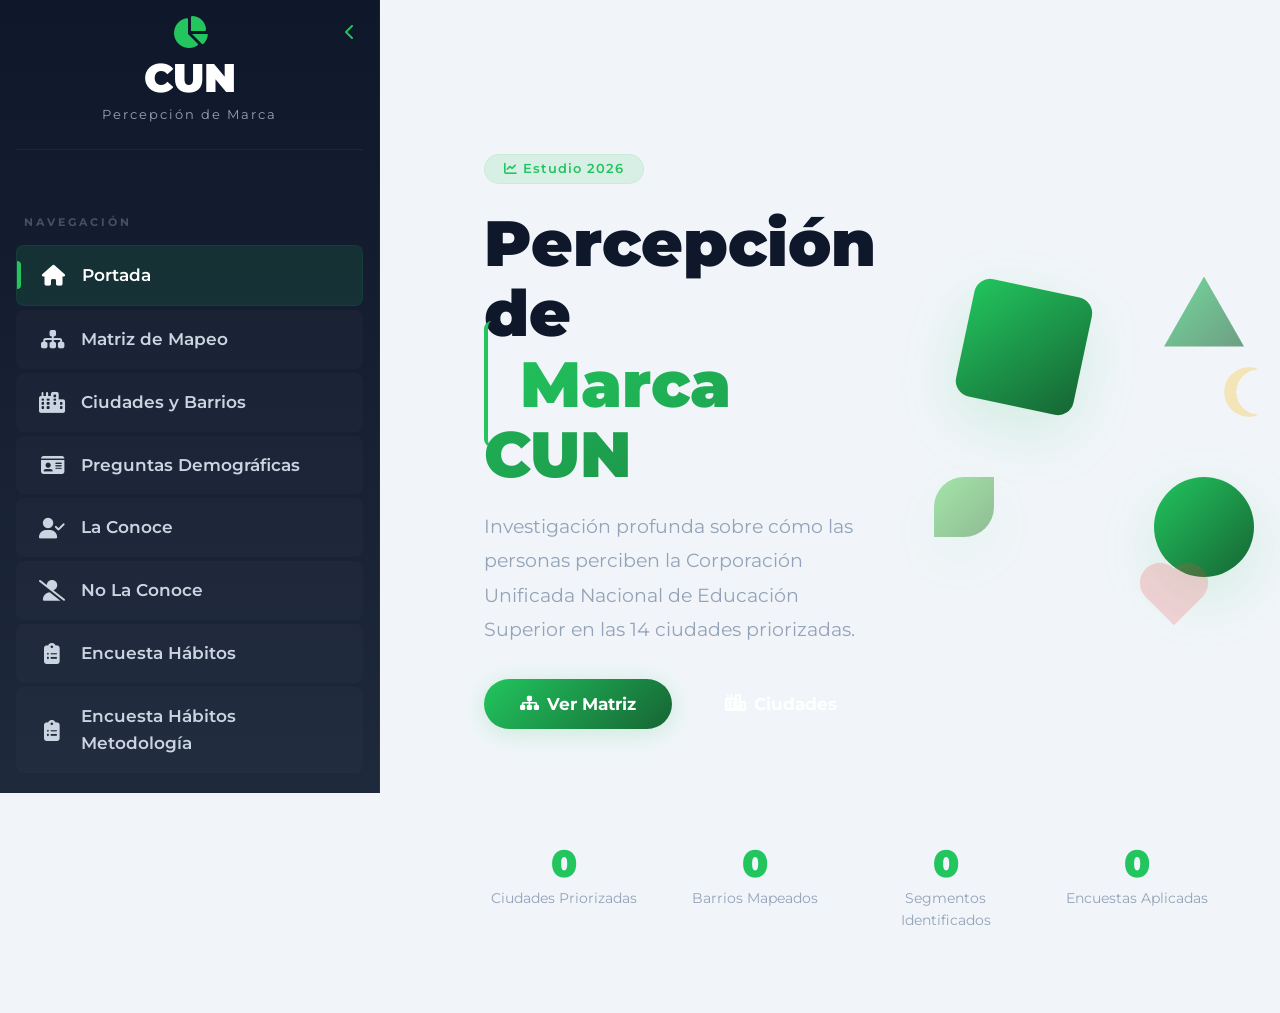
<file: index.html>
<!DOCTYPE html>
<html lang="es">
<head>
    <meta charset="UTF-8" />
    <meta name="viewport" content="width=device-width, initial-scale=1.0" />
    <title>Percepción de Marca · Inicio</title>
    <link href="https://fonts.googleapis.com/css2?family=Montserrat:wght@100;200;300;400;500;600;700;800;900&display=swap" rel="stylesheet" />
    <link rel="stylesheet" href="https://cdnjs.cloudflare.com/ajax/libs/font-awesome/6.5.1/css/all.min.css">
    
    <!-- ===== USANDO EL CSS GLOBAL ===== -->
    <link rel="stylesheet" href="css/estilos.css">
    
   >
</head>
<body>

    <!-- ===== SIDEBAR (iframe) ===== -->
    <iframe src="components/sidebar.html" class="sidebar-iframe"></iframe>

    <!-- ===== CONTENIDO PRINCIPAL ===== -->
    <div class="main-content">

        <!-- ===== HERO - Percepción de Marca ===== -->
        <section class="hero">
            <div class="hero-text animate-fadeUp delay-1">
                <span class="badge"><i class="fas fa-chart-line"></i> Estudio 2026</span>
                <h1>
                    Percepción de<br />
                    <span class="highlight">Marca CUN</span>
                </h1>
                <p>
                    Investigación profunda sobre cómo las personas perciben la 
                    Corporación Unificada Nacional de Educación Superior en las 
                    14 ciudades priorizadas.
                </p>
                <div class="hero-buttons">
                    <a href="pages/Matriz_de_mapeo.html" class="btn btn-primary">
                        <i class="fas fa-sitemap"></i> Ver Matriz
                    </a>
                    <a href="pages/Ciudades_y_barrios.html" class="btn btn-secondary">
                        <i class="fas fa-city"></i> Ciudades
                    </a>
                </div>
            </div>

            <div class="hero-visual animate-fadeUp delay-2">
                <div class="hero-shapes">
                    <div class="box animate-float"></div>
                    <div class="circle animate-float"></div>
                    <div class="triangle animate-float"></div>
                    <div class="leaf animate-float"></div>
                    <div class="heart animate-pulse"></div>
                    <div class="moon animate-float"></div>
                </div>
            </div>
        </section>

        <!-- ===== ESTADÍSTICAS ===== -->
        <div class="stats animate-fadeUp delay-3">
            
            <div class="stat-item">
                <div class="number" id="count1">0</div>
                <div class="label">Ciudades Priorizadas</div>
            </div>
            <div class="stat-item">
                <div class="number" id="count2">0</div>
                <div class="label">Barrios Mapeados</div>
            </div>
            <div class="stat-item">
                <div class="number" id="count3">0</div>
                <div class="label">Segmentos Identificados</div>
            </div>
            <div class="stat-item">
                <div class="number" id="count4">0</div>
                <div class="label">Encuestas Aplicadas</div>
            </div>
        </div>

    </div>

    
    </script>

</body>
</html>
</file>
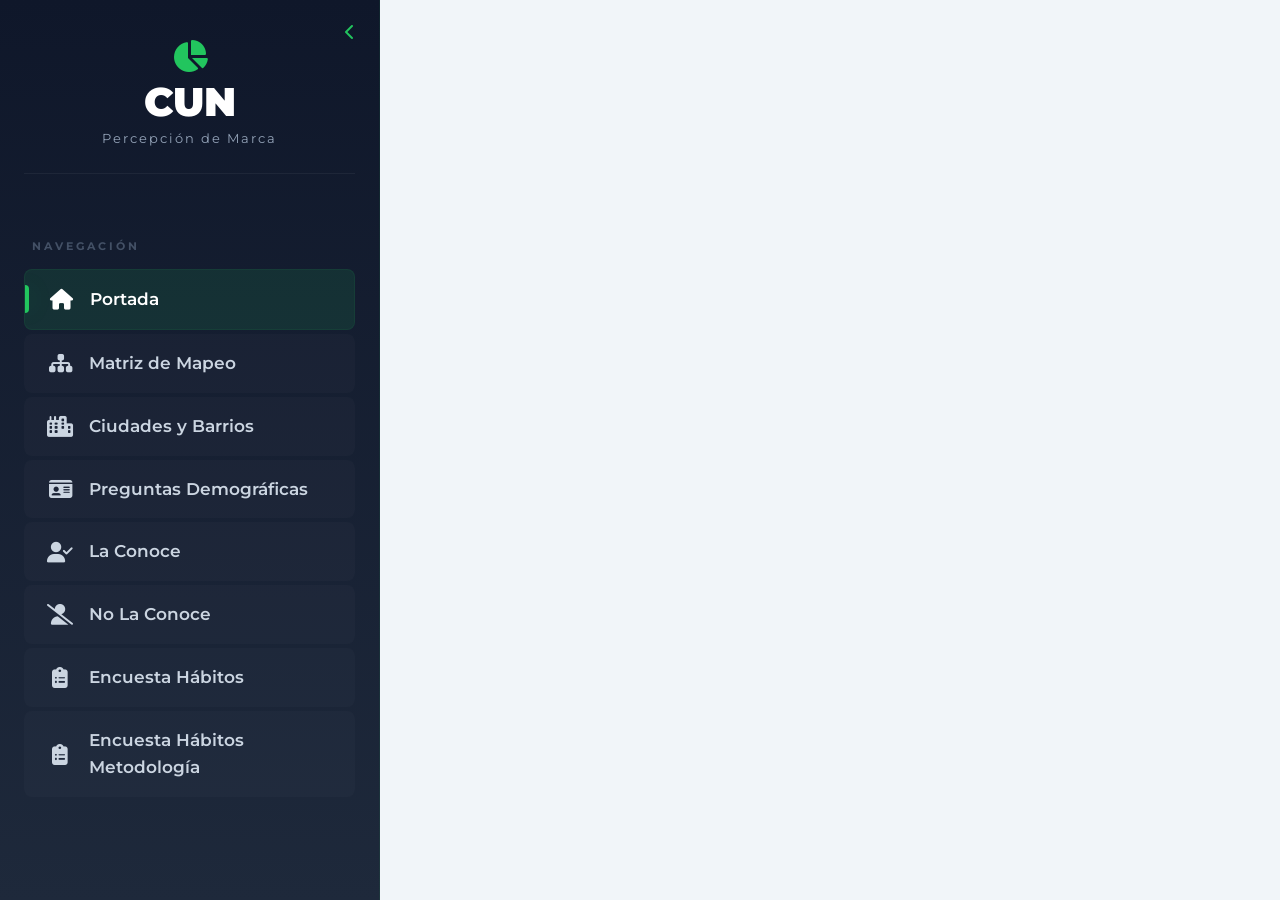
<file: components/sidebar.html>
<!DOCTYPE html>
<html lang="es">
<head>
    <meta charset="UTF-8">
    <meta name="viewport" content="width=device-width, initial-scale=1.0">
    <title>Sidebar - Percepción de Marca</title>
    
    <link rel="preconnect" href="https://fonts.googleapis.com">
    <link rel="preconnect" href="https://fonts.gstatic.com" crossorigin>
    <link href="https://fonts.googleapis.com/css2?family=Montserrat:wght@400;500;600;700;800;900&display=swap" rel="stylesheet">
    <link rel="stylesheet" href="https://cdnjs.cloudflare.com/ajax/libs/font-awesome/6.5.1/css/all.min.css">
    <link rel="stylesheet" href="../css/estilos.css">

    <style>
        /* ============================================================
           BOTÓN CERRAR / ABRIR
        ============================================================ */

        .sidebar {
            position: relative;
            transition: all 0.3s ease;
        }

        .toggle-sidebar {
            position: absolute;
            top: 15px;
            right: 12px;

            width: 34px;
            height: 34px;

            border: none;
            border-radius: 8px;

            background: transparent;
            color: var(--cun-green);

            cursor: pointer;

            display: flex;
            align-items: center;
            justify-content: center;

            font-size: 16px;

            transition: all 0.2s ease;
            z-index: 10;
        }

        .toggle-sidebar:hover {
            background: rgba(0, 128, 96, 0.10);
            transform: scale(1.05);
        }

        /* ============================================================
           ESTADO CERRADO
        ============================================================ */

        .sidebar.closed {
            width: 70px;
        }

        .sidebar.closed .brand {
            justify-content: center;
        }

        .sidebar.closed .brand .cun,
        .sidebar.closed .brand .sub,
        .sidebar.closed .nav-label,
        .sidebar.closed .nav-btn {
            font-size: 0;
        }

        .sidebar.closed .brand i {
            margin: 0;
            font-size: 22px;
        }

        .sidebar.closed .nav-btn {
            display: flex;
            justify-content: center;
            align-items: center;

            padding: 14px 0;
        }

        .sidebar.closed .nav-btn i {
            font-size: 18px;
            margin: 0;
        }

        .sidebar.closed .toggle-sidebar {
            right: 18px;
        }

        /* ============================================================
           BOTÓN DE ABRIR CUANDO ESTÁ CERRADO
        ============================================================ */

        .open-sidebar {
            position: fixed;

            top: 20px;
            left: 10px;

            width: 42px;
            height: 42px;

            border: none;
            border-radius: 10px;

            background: white;
            color: var(--cun-green);

            box-shadow: 0 4px 12px rgba(0,0,0,0.15);

            cursor: pointer;

            display: none;

            align-items: center;
            justify-content: center;

            font-size: 18px;

            z-index: 9999;

            transition: all 0.2s ease;
        }

        .open-sidebar:hover {
            transform: scale(1.05);
        }

        .open-sidebar.visible {
            display: flex;
        }
    </style>
</head>

<body>

    <!-- ============================================================
         SIDEBAR
    ============================================================ -->

    <div class="sidebar" id="sidebar">

        <!-- BOTÓN CERRAR -->
        <button
            class="toggle-sidebar"
            id="toggleSidebar"
            title="Cerrar menú"
            aria-label="Cerrar menú">

            <i class="fas fa-chevron-left"></i>

        </button>


        <!-- ========================================================
             MARCA
        ======================================================== -->

        <div class="brand">

            <i class="fas fa-chart-pie" style="color: var(--cun-green);"></i>

            <span class="cun">CUN</span>

            <span class="sub">
                Percepción de Marca
            </span>

        </div>


        <!-- ========================================================
             NAVEGACIÓN
        ======================================================== -->

        <div class="nav-label">
            Navegación
        </div>


        <a href="../index.html"
           target="_top"
           class="nav-btn active">

            <i class="fas fa-home"></i>

            <span>Portada</span>

        </a>


        <a href="../pages/Matriz_de_mapeo.html"
           target="_top"
           class="nav-btn">

            <i class="fas fa-sitemap"></i>

            <span>Matriz de Mapeo</span>

        </a>


        <a href="../pages/Ciudades_y_barrios.html"
           target="_top"
           class="nav-btn">

            <i class="fas fa-city"></i>

            <span>Ciudades y Barrios</span>

        </a>


        <a href="../pages/Preguntas_demograficas.html"
           target="_top"
           class="nav-btn">

            <i class="fas fa-id-card"></i>

            <span>Preguntas Demográficas</span>

        </a>


        <a href="../pages/La_conoce.html"
           target="_top"
           class="nav-btn">

            <i class="fas fa-user-check"></i>

            <span>La Conoce</span>

        </a>


        <a href="../pages/No_laconoce.html"
           target="_top"
           class="nav-btn">

            <i class="fas fa-user-slash"></i>

            <span>No La Conoce</span>

        </a>


        <a href="/pages/gustos_tendencias/index_gustos.html"
           target="_top"
           class="nav-btn">

            <i class="fas fa-clipboard-list"></i>

            <span>Encuesta Hábitos</span>

        </a>


        <a href="/pages/gustos_tendencias/metodologia_habitos.html"
           target="_top"
           class="nav-btn">

            <i class="fas fa-clipboard-list"></i>

            <span>Encuesta Hábitos Metodología</span>

        </a>

    </div>


    <!-- ============================================================
         BOTÓN PARA VOLVER A ABRIR
    ============================================================ -->

    <button
        class="open-sidebar"
        id="openSidebar"
        title="Abrir menú"
        aria-label="Abrir menú">

        <i class="fas fa-chevron-right"></i>

    </button>


    <!-- ============================================================
         JAVASCRIPT
    ============================================================ -->

    <script>

        const sidebar = document.getElementById("sidebar");
        const toggleSidebar = document.getElementById("toggleSidebar");
        const openSidebar = document.getElementById("openSidebar");


        /* ============================================================
           CERRAR SIDEBAR
        ============================================================ */

        toggleSidebar.addEventListener("click", function () {

            sidebar.classList.add("closed");

            openSidebar.classList.add("visible");

            toggleSidebar.innerHTML =
                '<i class="fas fa-chevron-right"></i>';

            toggleSidebar.title = "Abrir menú";

        });


        /* ============================================================
           ABRIR SIDEBAR
        ============================================================ */

        openSidebar.addEventListener("click", function () {

            sidebar.classList.remove("closed");

            openSidebar.classList.remove("visible");

            toggleSidebar.innerHTML =
                '<i class="fas fa-chevron-left"></i>';

            toggleSidebar.title = "Cerrar menú";

        });

    </script>

</body>
</html>
</file>
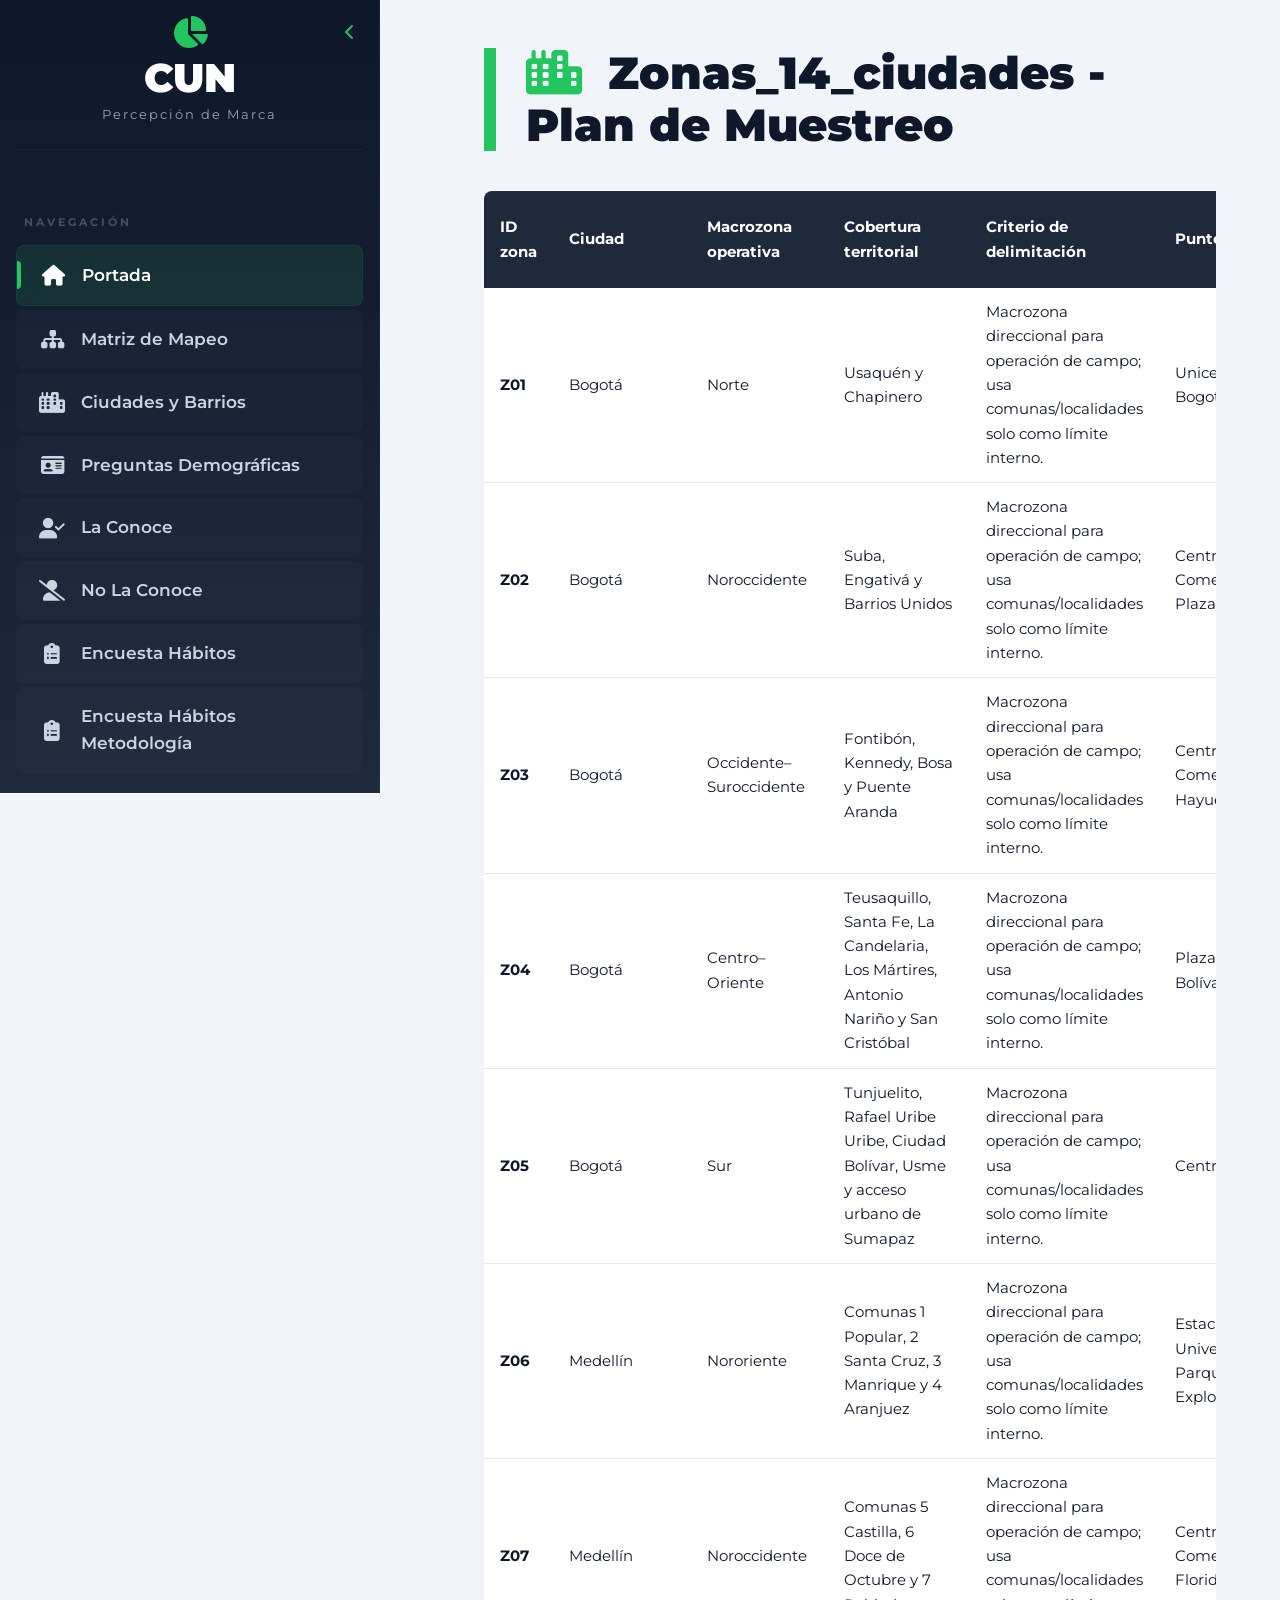
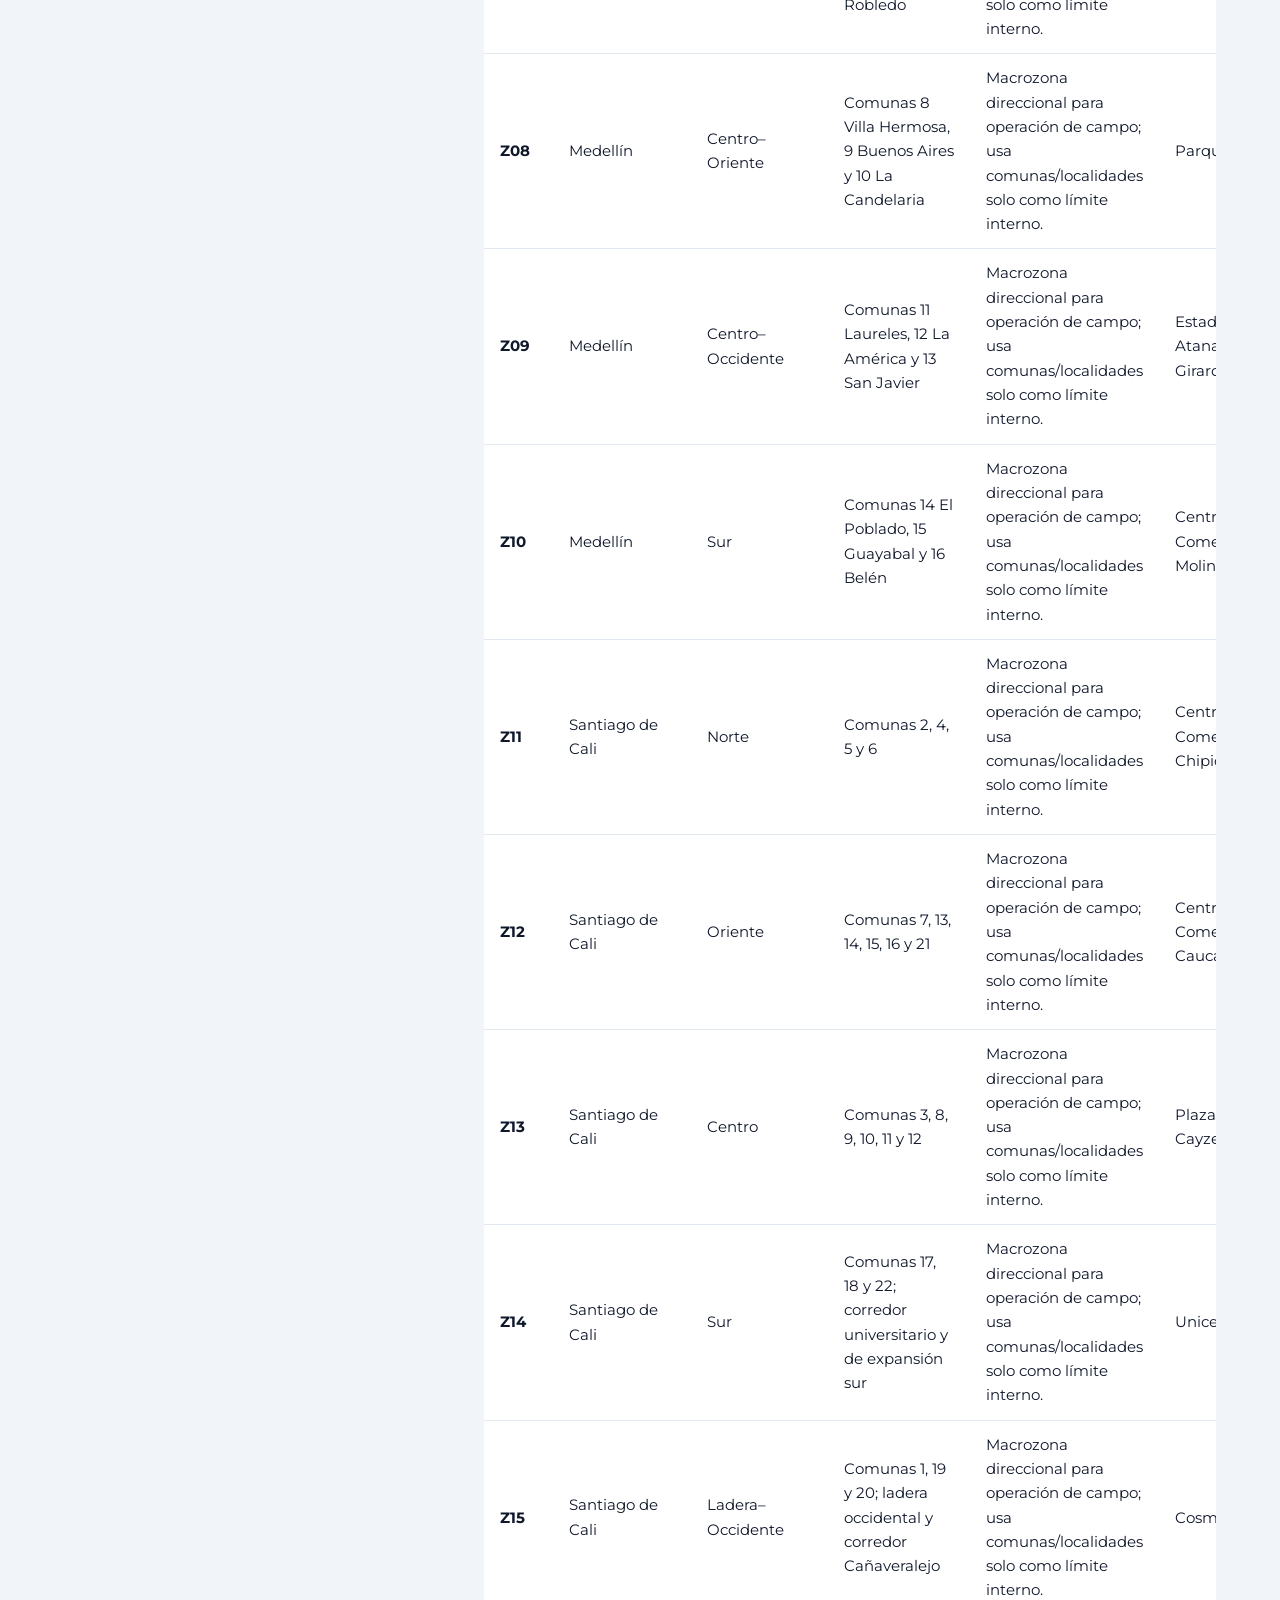
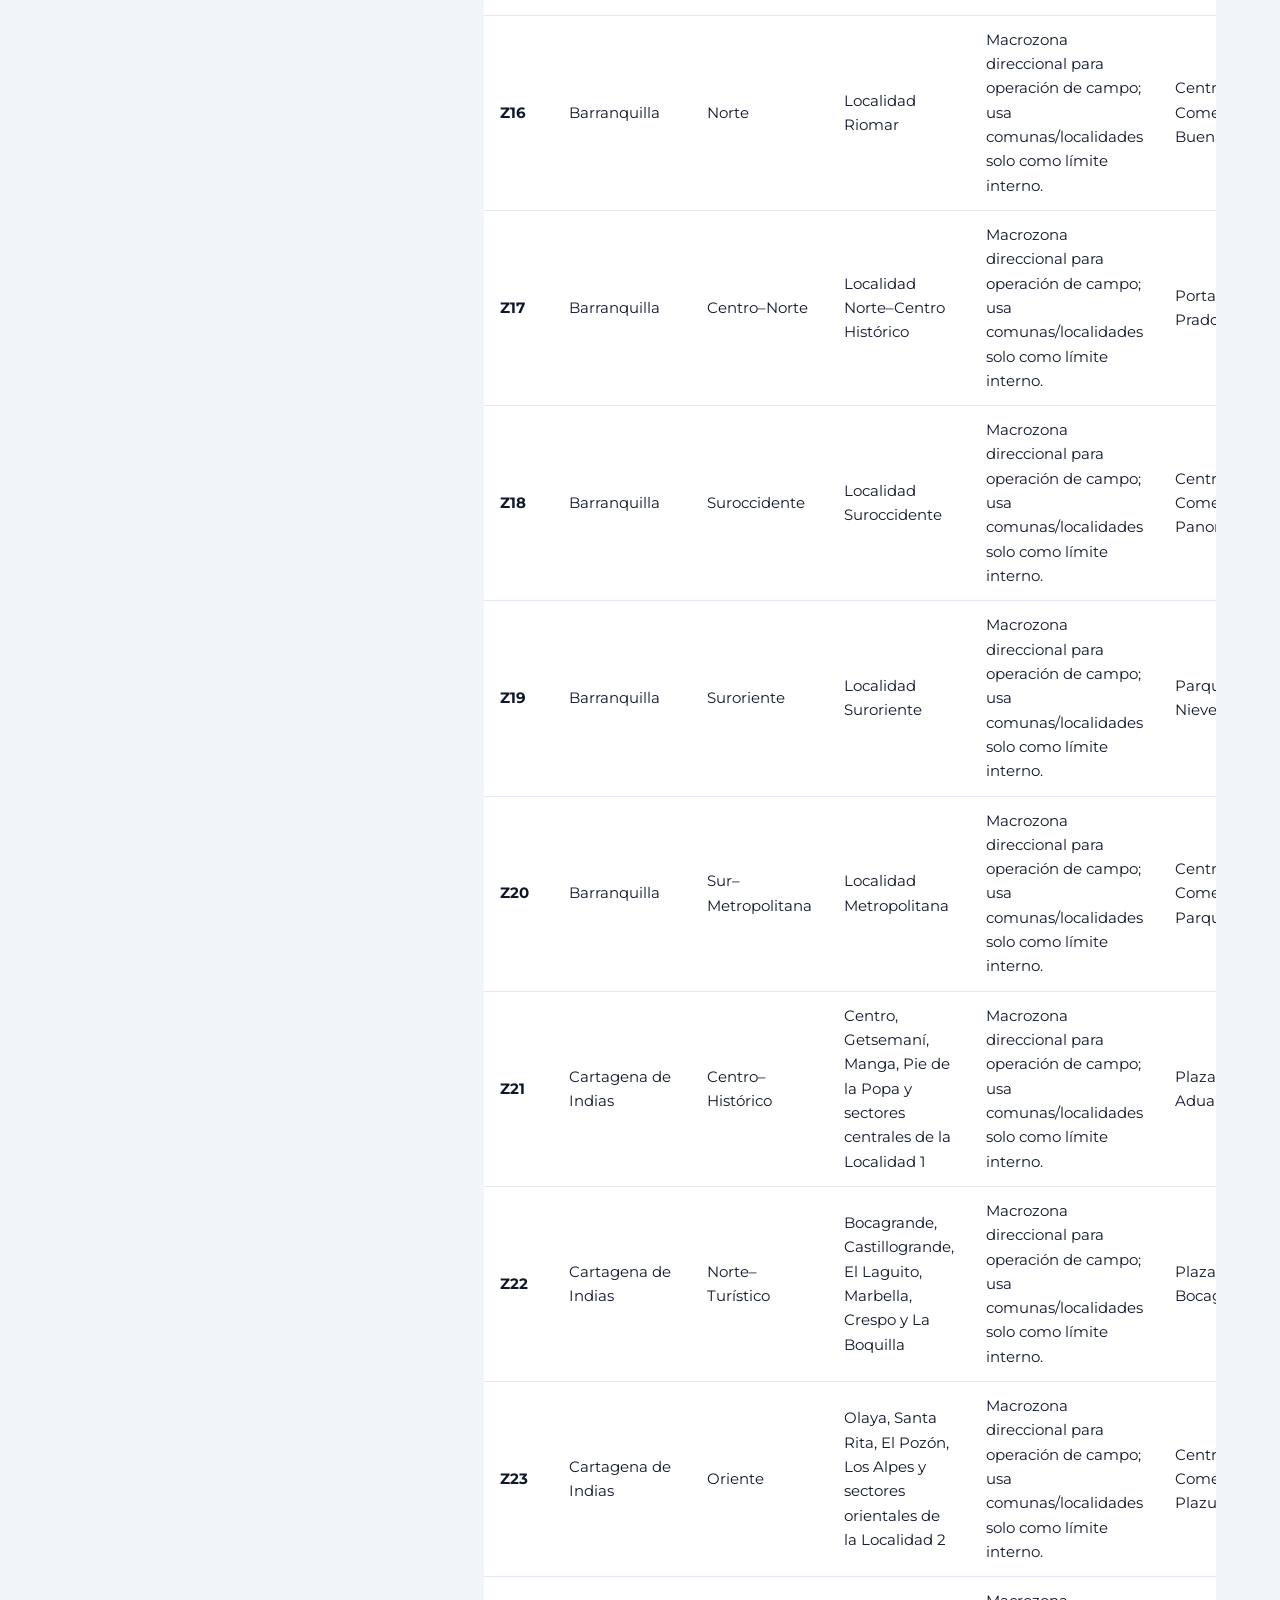
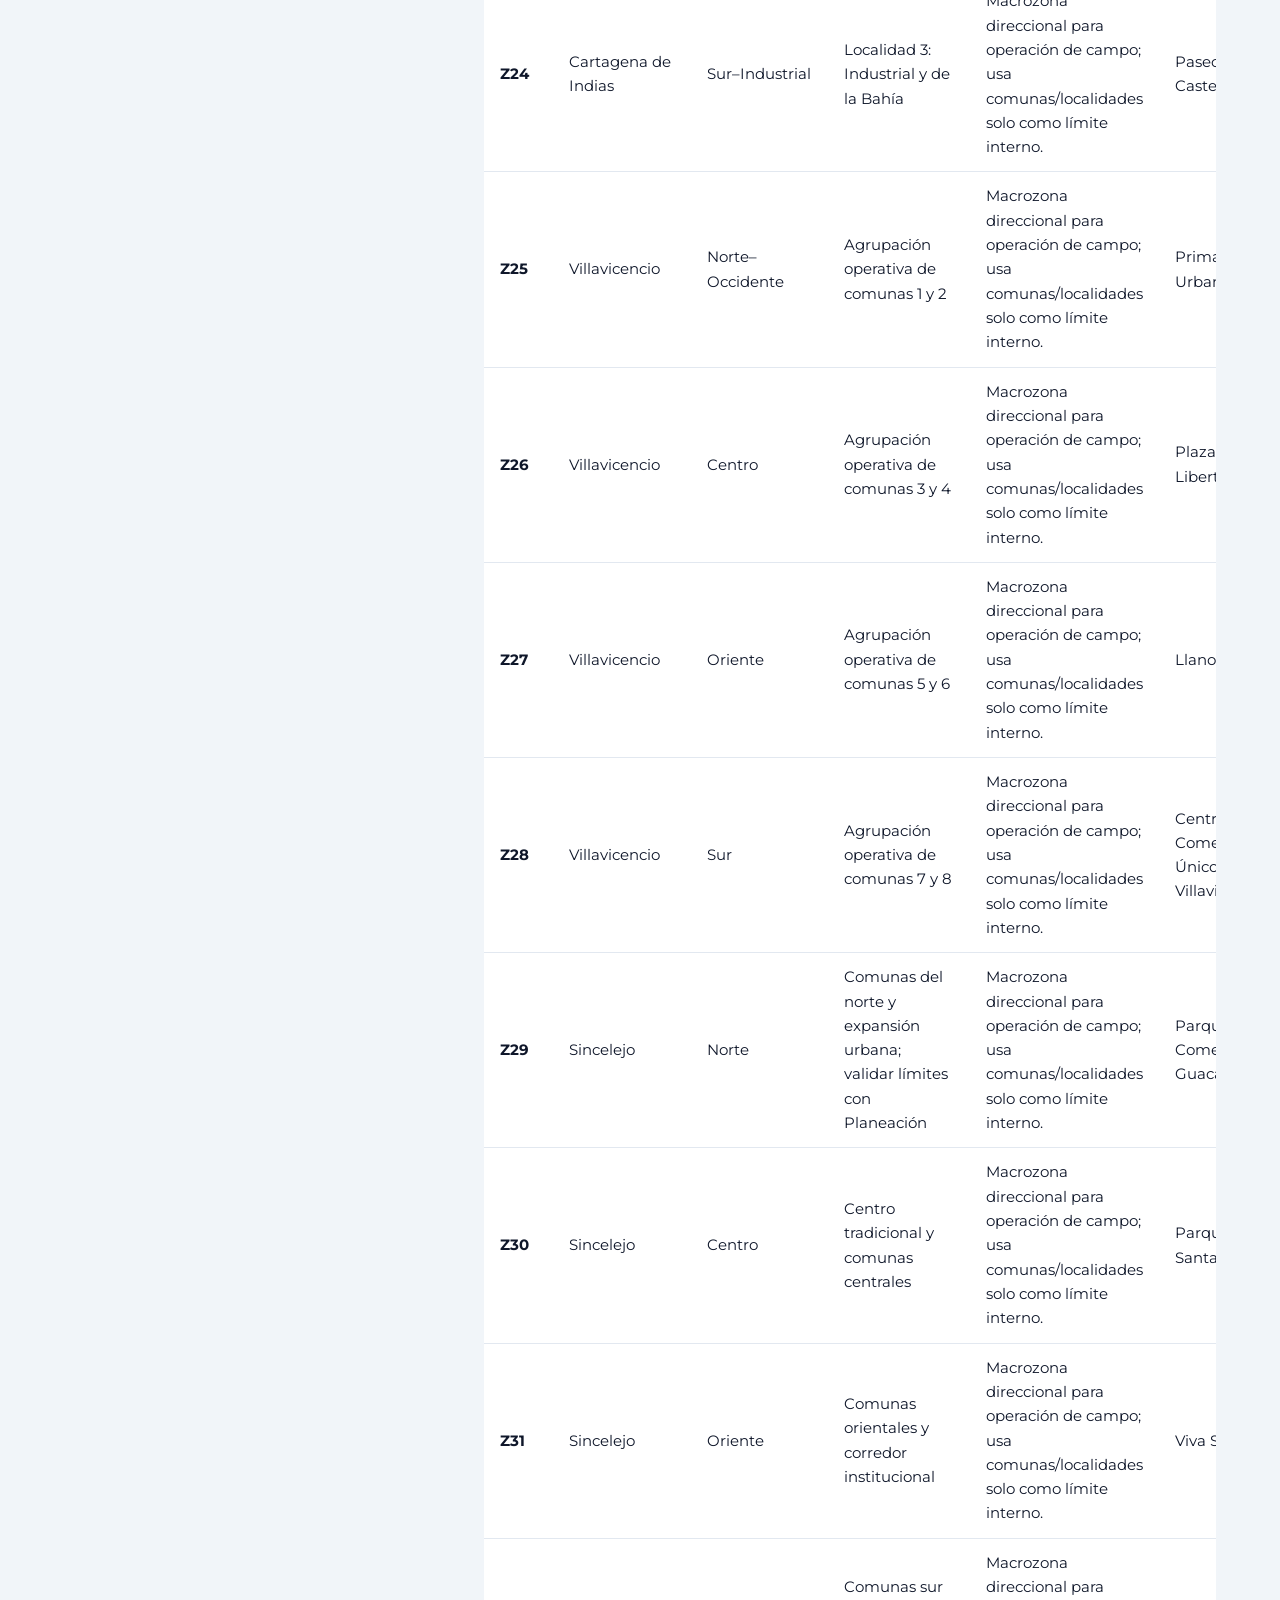
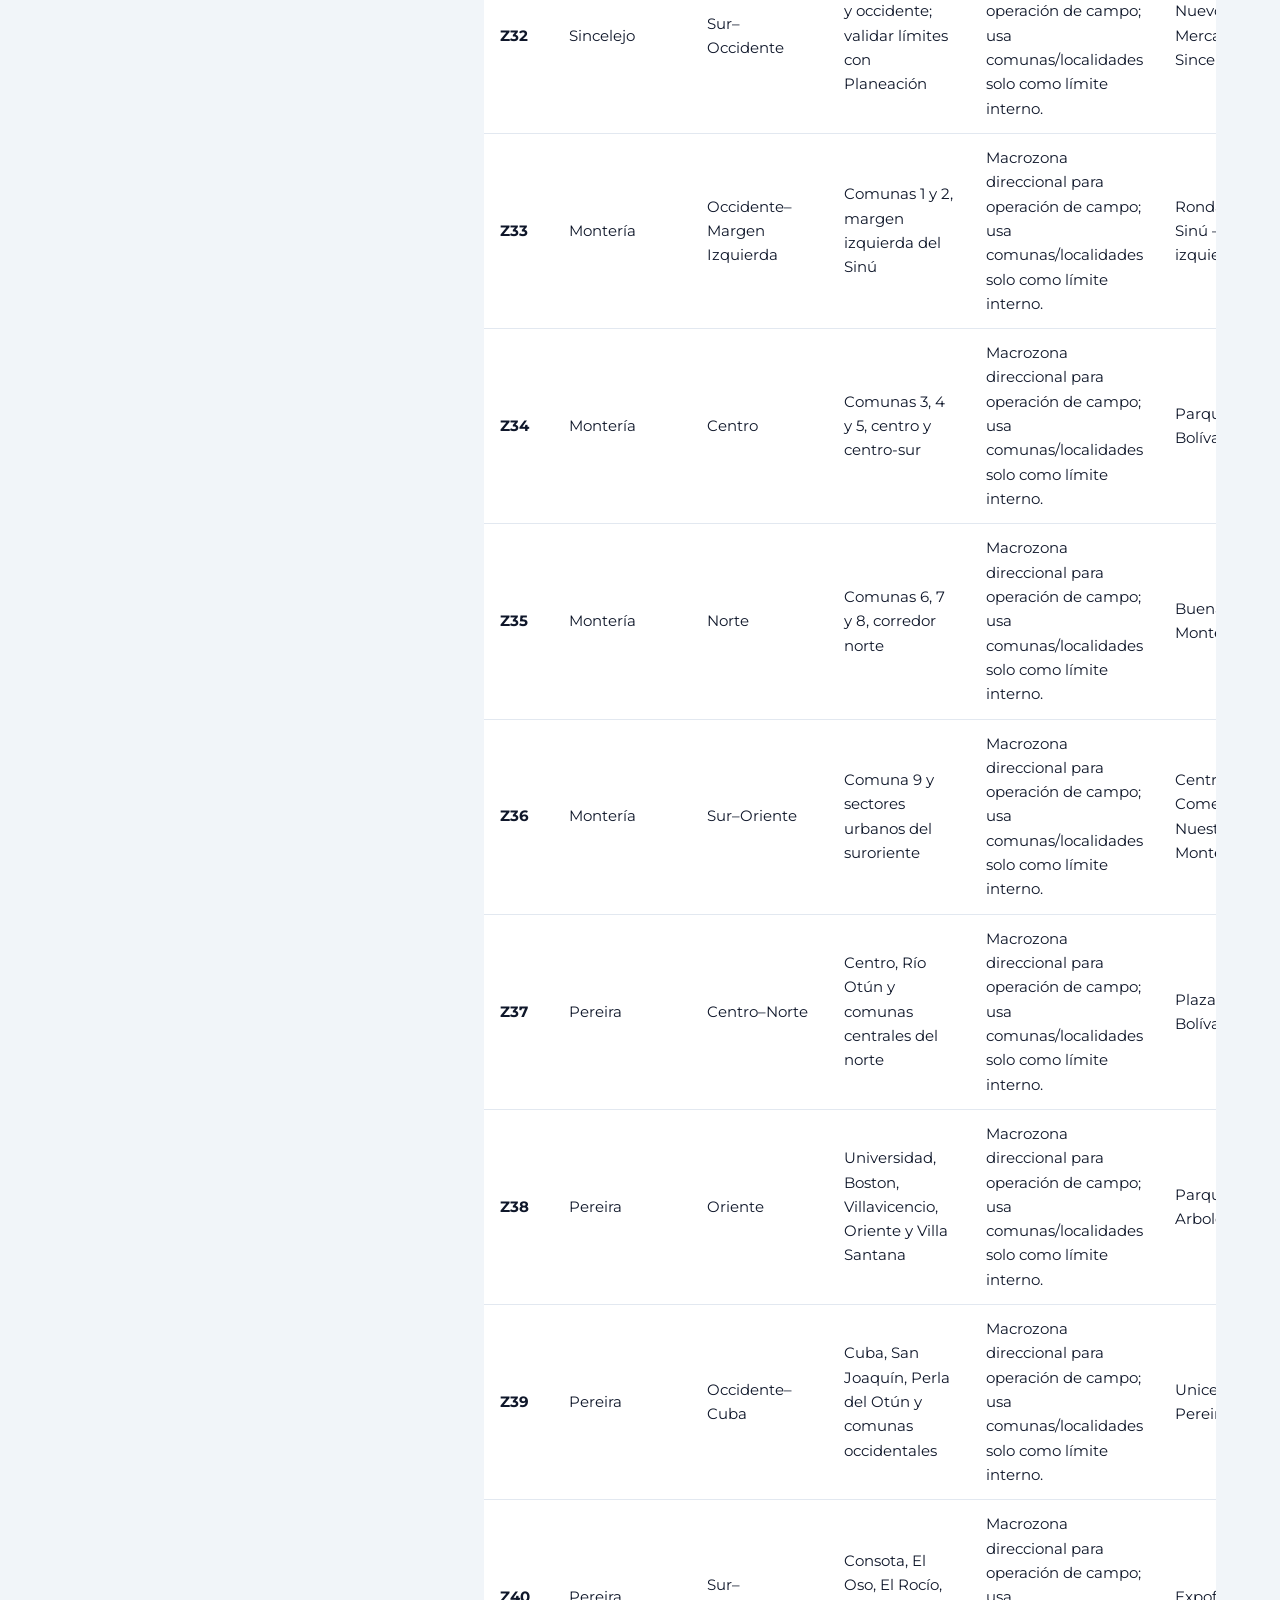
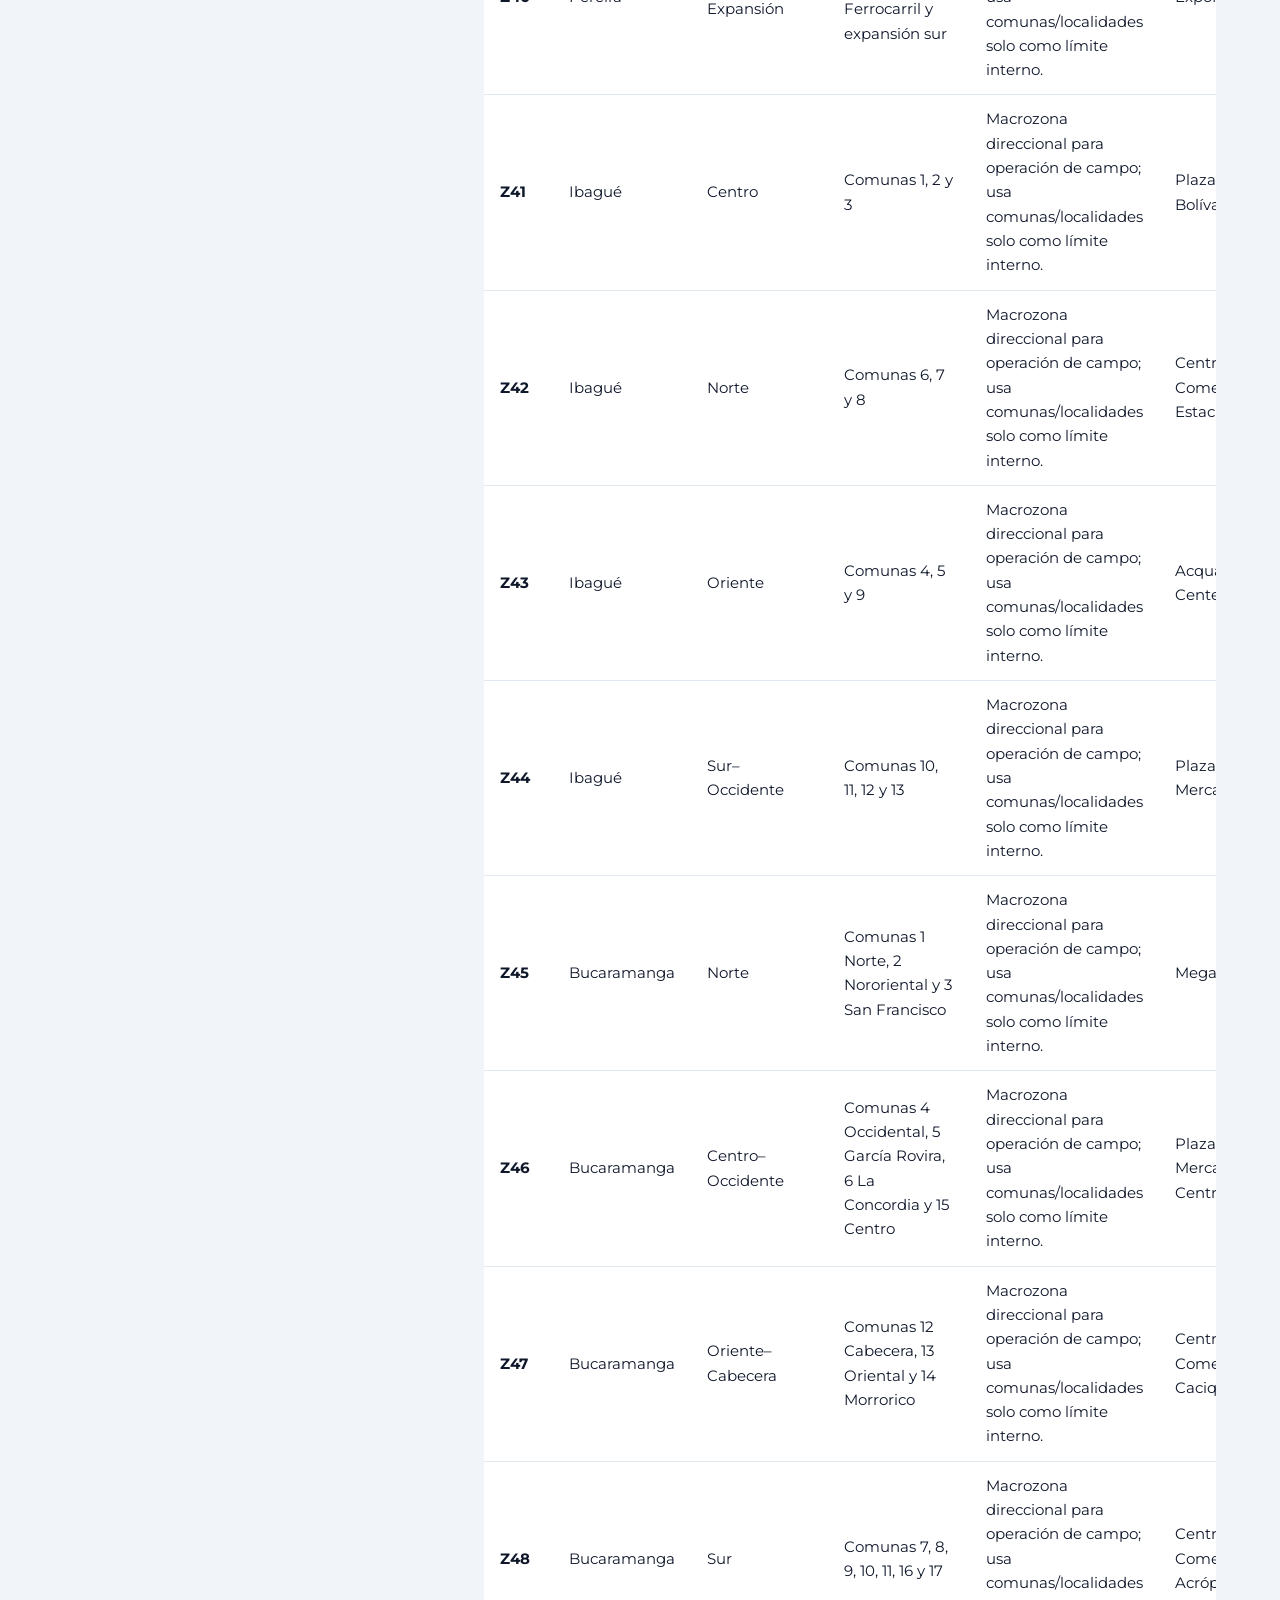
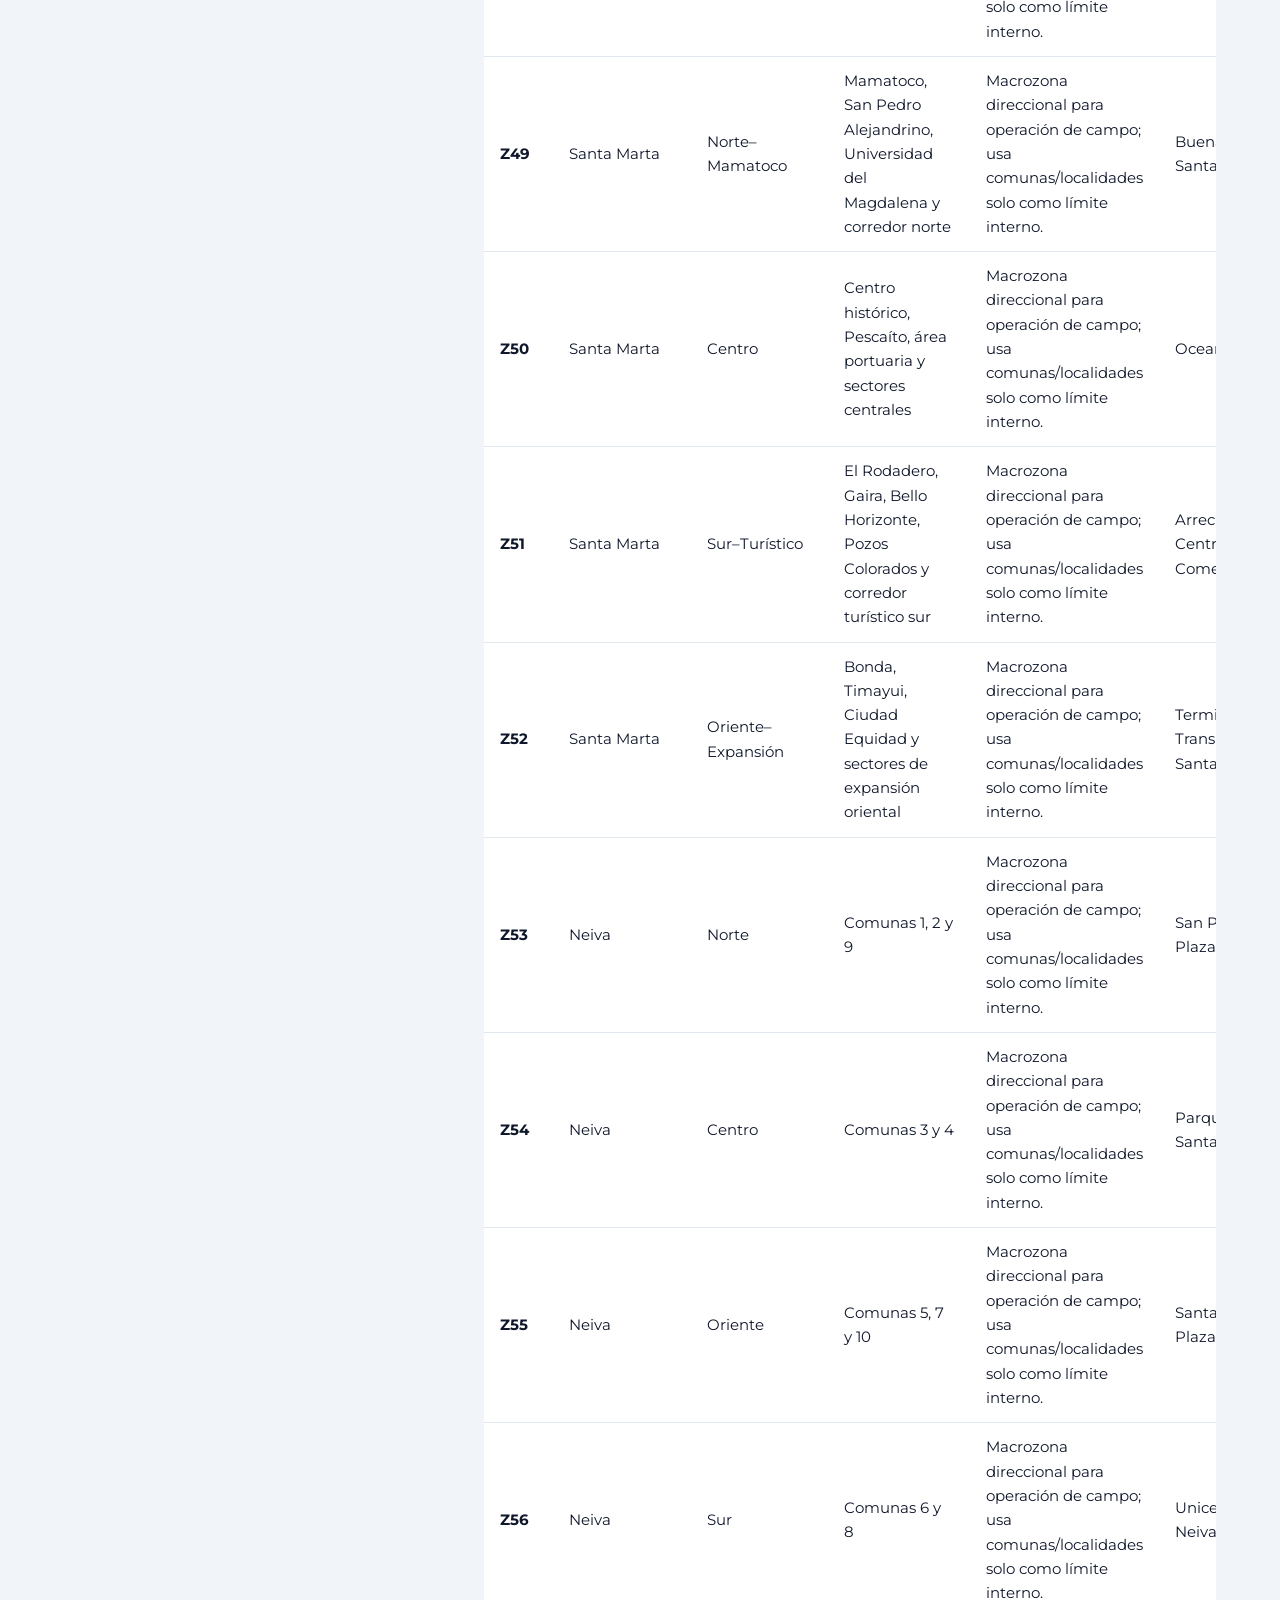
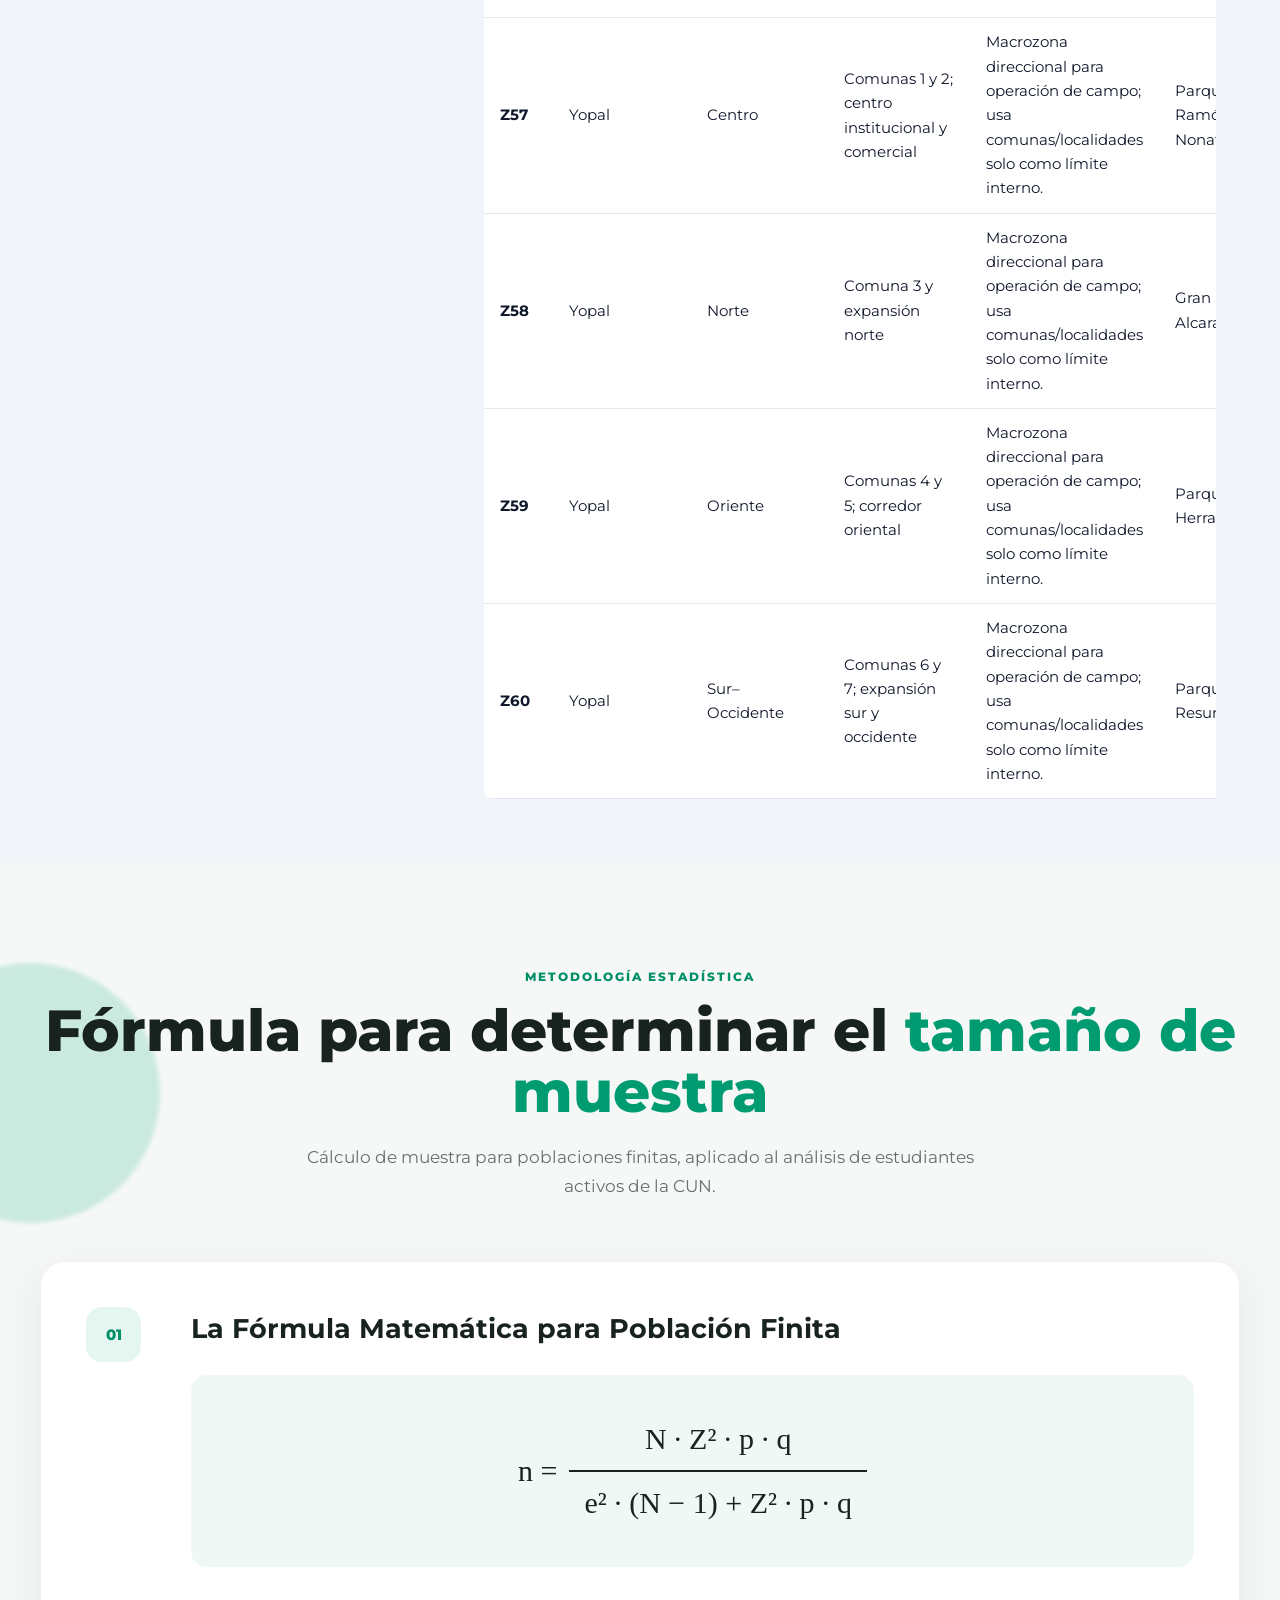
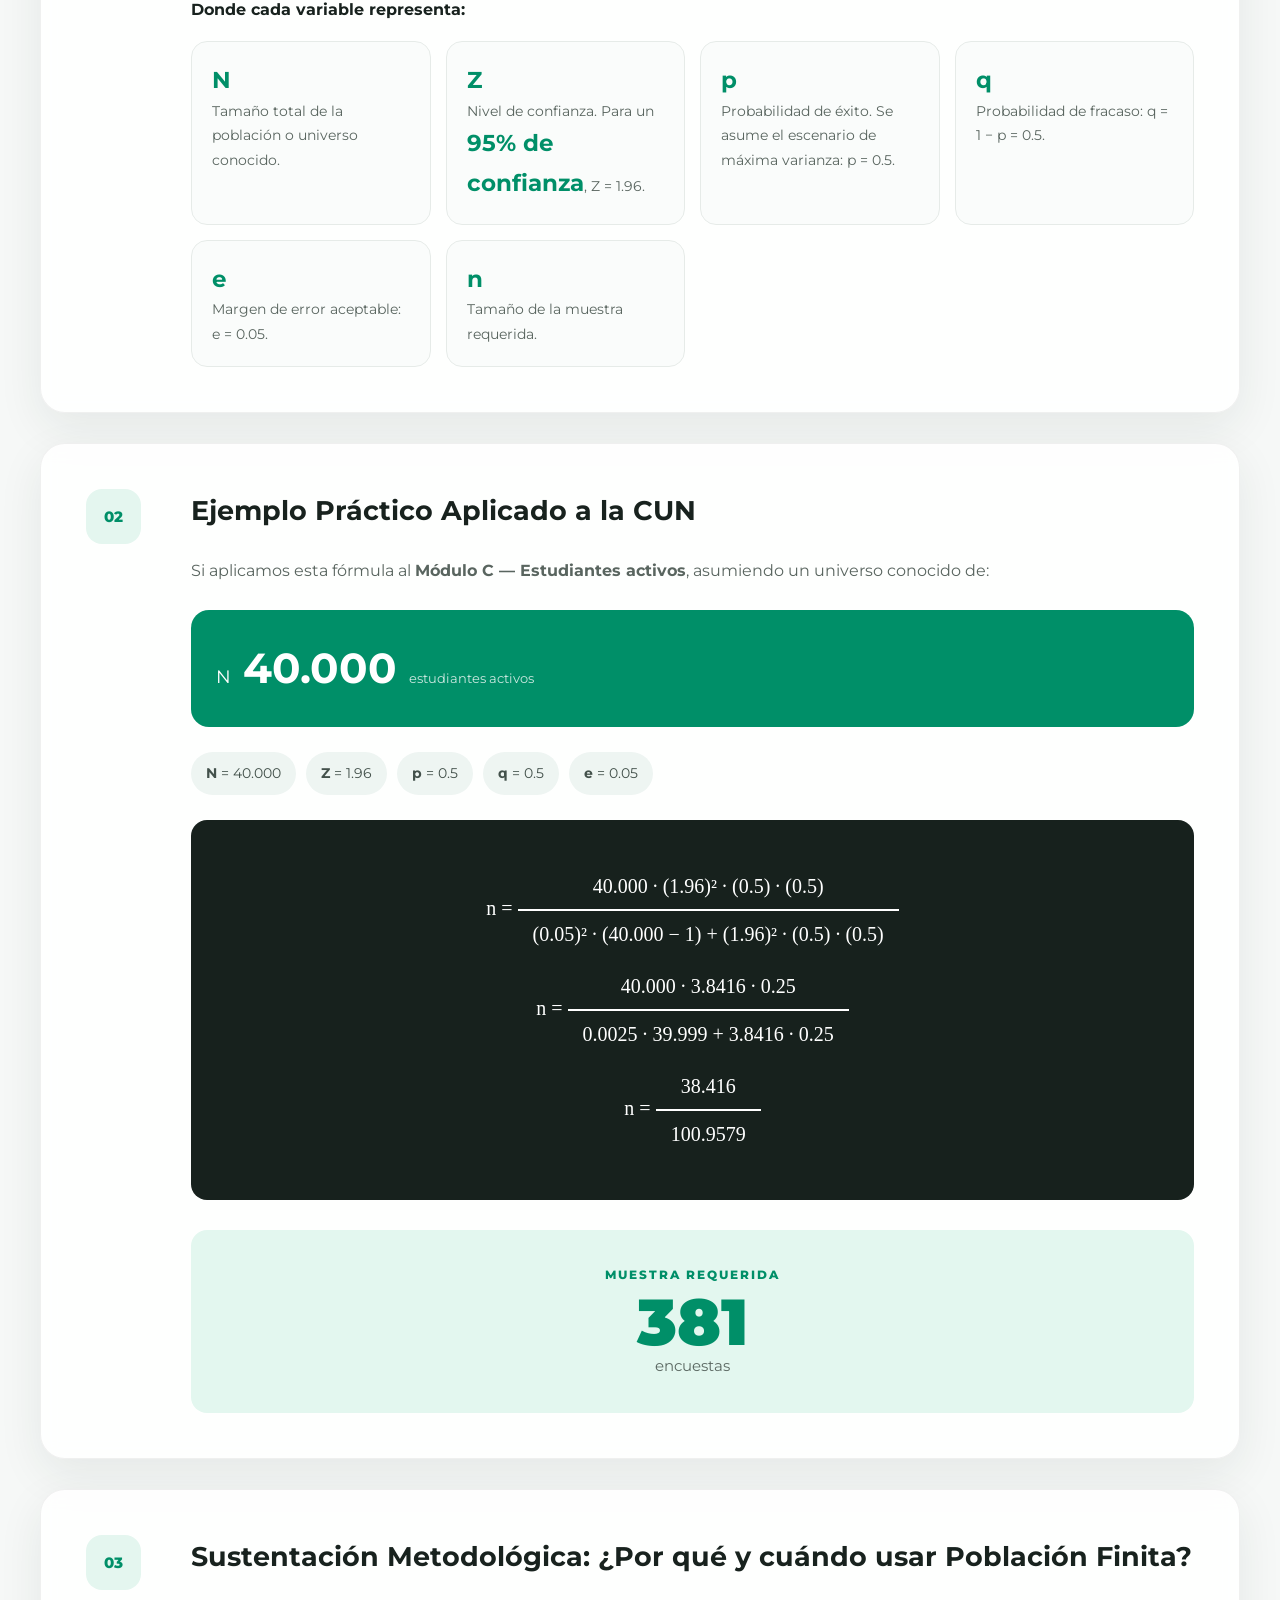
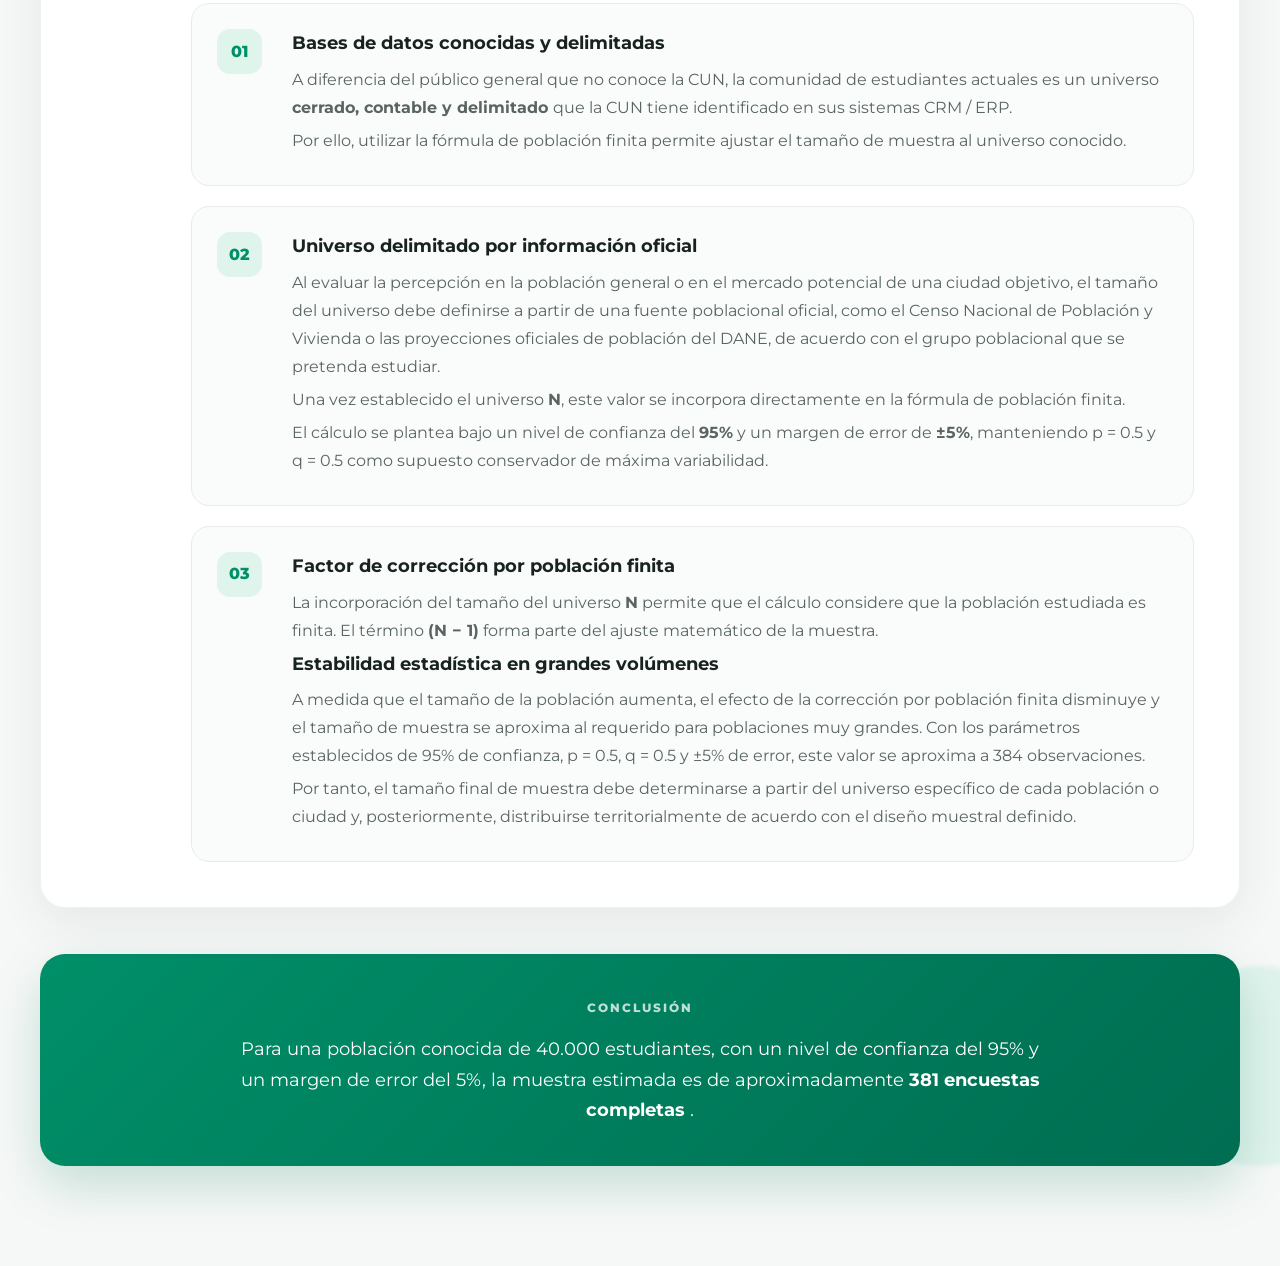
<file: pages/Ciudades_y_barrios.html>
<!DOCTYPE html>
<html lang="es">
<head>
    <meta charset="UTF-8">
    <meta name="viewport" content="width=device-width, initial-scale=1.0">

    <title>Ciudades y Barrios - Plan de Muestreo</title>

    <link rel="preconnect" href="https://fonts.googleapis.com">
    <link rel="preconnect" href="https://fonts.gstatic.com" crossorigin>

    <link href="https://fonts.googleapis.com/css2?family=Montserrat:wght@400;500;600;700;800;900&family=Lato:wght@300;400;700&display=swap" rel="stylesheet">

    <link rel="stylesheet"
          href="https://cdnjs.cloudflare.com/ajax/libs/font-awesome/6.5.1/css/all.min.css">

    <link rel="stylesheet" href="../css/estilos.css">
</head>

<body>

    <!-- ============================================================
         SIDEBAR (iframe)
         SE CONSERVA: carga ../components/sidebar.html
    ============================================================ -->
    <iframe src="../components/sidebar.html"
            class="sidebar-iframe"
            title="Menú lateral de navegación"></iframe>


    <!-- ============================================================
         CONTENIDO PRINCIPAL
    ============================================================ -->
    <div class="main-content-iframe">

        <h1 class="main-title">
            <i class="fa-solid fa-city"
               style="color: var(--cun-green); margin-right: 12px;"></i>

            Zonas_14_ciudades - Plan de Muestreo
        </h1>


        <!-- ========================================================
             TABLA TERRITORIAL
        ======================================================== -->
        <div class="table-wrapper">

            <table class="table-custom">

                <thead>
                    <tr>
                        <th>ID zona</th>
                        <th>Ciudad</th>
                        <th>Macrozona operativa</th>
                        <th>Cobertura territorial</th>
                        <th>Criterio de delimitación</th>
                        <th>Punto 1</th>
                        <th>Punto 2</th>
                        <th>Punto 3</th>
                        <th>Punto 4</th>
                        <th>Peso de la zona</th>
                        <th>Encuestas asignadas</th>
                        <th>Nivel de confianza</th>
                        <th>Margen de error zonal</th>
                        <th>Contactos meta</th>
                        <th>Fuente territorial</th>
                    </tr>
                </thead>


                <tbody>

                    <!-- ================= BOGOTÁ - Z01 a Z05 ================= -->

                    <tr>
                        <td><strong>Z01</strong></td>
                        <td>Bogotá</td>
                        <td>Norte</td>
                        <td>Usaquén y Chapinero</td>
                        <td>Macrozona direccional para operación de campo; usa comunas/localidades solo como límite interno.</td>
                        <td>Unicentro Bogotá</td>
                        <td>Hacienda Santa Bárbara</td>
                        <td>Parque de la 93</td>
                        <td>Portal Norte</td>
                        <td>0.18</td>
                        <td>72</td>
                        <td>0.95</td>
                        <td>0.1154941075938028</td>
                        <td>80</td>
                        <td>https://bogota.gov.co/mi-ciudad/localidades</td>
                    </tr>

                    <tr>
                        <td><strong>Z02</strong></td>
                        <td>Bogotá</td>
                        <td>Noroccidente</td>
                        <td>Suba, Engativá y Barrios Unidos</td>
                        <td>Macrozona direccional para operación de campo; usa comunas/localidades solo como límite interno.</td>
                        <td>Centro Comercial Plaza Imperial</td>
                        <td>Portal Suba</td>
                        <td>Titán Plaza</td>
                        <td>Portal 80</td>
                        <td>0.24</td>
                        <td>96</td>
                        <td>0.95</td>
                        <td>0.1000208311636464</td>
                        <td>108</td>
                        <td>https://bogota.gov.co/mi-ciudad/localidades</td>
                    </tr>

                    <tr>
                        <td><strong>Z03</strong></td>
                        <td>Bogotá</td>
                        <td>Occidente–Suroccidente</td>
                        <td>Fontibón, Kennedy, Bosa y Puente Aranda</td>
                        <td>Macrozona direccional para operación de campo; usa comunas/localidades solo como límite interno.</td>
                        <td>Centro Comercial Hayuelos</td>
                        <td>Plaza de las Américas</td>
                        <td>Portal El Dorado</td>
                        <td>Portal del Sur</td>
                        <td>0.24</td>
                        <td>96</td>
                        <td>0.95</td>
                        <td>0.1000208311636464</td>
                        <td>108</td>
                        <td>https://bogota.gov.co/mi-ciudad/localidades</td>
                    </tr>

                    <tr>
                        <td><strong>Z04</strong></td>
                        <td>Bogotá</td>
                        <td>Centro–Oriente</td>
                        <td>Teusaquillo, Santa Fe, La Candelaria, Los Mártires, Antonio Nariño y San Cristóbal</td>
                        <td>Macrozona direccional para operación de campo; usa comunas/localidades solo como límite interno.</td>
                        <td>Plaza de Bolívar</td>
                        <td>San Victorino</td>
                        <td>Centro Comercial Calima</td>
                        <td>Portal 20 de Julio</td>
                        <td>0.15</td>
                        <td>60</td>
                        <td>0.95</td>
                        <td>0.1265174559761089</td>
                        <td>68</td>
                        <td>https://bogota.gov.co/mi-ciudad/localidades</td>
                    </tr>

                    <tr>
                        <td><strong>Z05</strong></td>
                        <td>Bogotá</td>
                        <td>Sur</td>
                        <td>Tunjuelito, Rafael Uribe Uribe, Ciudad Bolívar, Usme y acceso urbano de Sumapaz</td>
                        <td>Macrozona direccional para operación de campo; usa comunas/localidades solo como límite interno.</td>
                        <td>Centro Mayor</td>
                        <td>Portal Tunal</td>
                        <td>Centro Comercial El Ensueño</td>
                        <td>Portal Usme</td>
                        <td>0.19</td>
                        <td>76</td>
                        <td>0.95</td>
                        <td>0.1124137095965753</td>
                        <td>88</td>
                        <td>https://bogota.gov.co/mi-ciudad/localidades</td>
                    </tr>


                    <!-- ================= MEDELLÍN - Z06 a Z10 ================= -->

                    <tr>
                        <td><strong>Z06</strong></td>
                        <td>Medellín</td>
                        <td>Nororiente</td>
                        <td>Comunas 1 Popular, 2 Santa Cruz, 3 Manrique y 4 Aranjuez</td>
                        <td>Macrozona direccional para operación de campo; usa comunas/localidades solo como límite interno.</td>
                        <td>Estación Universidad / Parque Explora</td>
                        <td>Parque de Aranjuez</td>
                        <td>Estación Santo Domingo</td>
                        <td>Jardín Botánico</td>
                        <td>0.22</td>
                        <td>88</td>
                        <td>0.95</td>
                        <td>0.1044683510142491</td>
                        <td>100</td>
                        <td>https://www.medellin.gov.co/es/conoce-algunos-datos-generales-de-la-ciudad/</td>
                    </tr>

                    <tr>
                        <td><strong>Z07</strong></td>
                        <td>Medellín</td>
                        <td>Noroccidente</td>
                        <td>Comunas 5 Castilla, 6 Doce de Octubre y 7 Robledo</td>
                        <td>Macrozona direccional para operación de campo; usa comunas/localidades solo como límite interno.</td>
                        <td>Centro Comercial Florida</td>
                        <td>Terminal del Norte</td>
                        <td>Parque Juanes de la Paz</td>
                        <td>Parque Biblioteca La Quintana</td>
                        <td>0.18</td>
                        <td>72</td>
                        <td>0.95</td>
                        <td>0.1154941075938028</td>
                        <td>80</td>
                        <td>https://www.medellin.gov.co/es/conoce-algunos-datos-generales-de-la-ciudad/</td>
                    </tr>

                    <tr>
                        <td><strong>Z08</strong></td>
                        <td>Medellín</td>
                        <td>Centro–Oriente</td>
                        <td>Comunas 8 Villa Hermosa, 9 Buenos Aires y 10 La Candelaria</td>
                        <td>Macrozona direccional para operación de campo; usa comunas/localidades solo como límite interno.</td>
                        <td>Parque Berrío</td>
                        <td>Tranvía de Ayacucho – estación Miraflores</td>
                        <td>Centro Comercial La Central</td>
                        <td>Parque de Boston</td>
                        <td>0.18</td>
                        <td>72</td>
                        <td>0.95</td>
                        <td>0.1154941075938028</td>
                        <td>80</td>
                        <td>https://www.medellin.gov.co/es/conoce-algunos-datos-generales-de-la-ciudad/</td>
                    </tr>

                    <tr>
                        <td><strong>Z09</strong></td>
                        <td>Medellín</td>
                        <td>Centro–Occidente</td>
                        <td>Comunas 11 Laureles, 12 La América y 13 San Javier</td>
                        <td>Macrozona direccional para operación de campo; usa comunas/localidades solo como límite interno.</td>
                        <td>Estadio Atanasio Girardot</td>
                        <td>Parque de La Floresta</td>
                        <td>Estación San Javier</td>
                        <td>Viva Laureles</td>
                        <td>0.19</td>
                        <td>76</td>
                        <td>0.95</td>
                        <td>0.1124137095965753</td>
                        <td>88</td>
                        <td>https://www.medellin.gov.co/es/conoce-algunos-datos-generales-de-la-ciudad/</td>
                    </tr>

                    <tr>
                        <td><strong>Z10</strong></td>
                        <td>Medellín</td>
                        <td>Sur</td>
                        <td>Comunas 14 El Poblado, 15 Guayabal y 16 Belén</td>
                        <td>Macrozona direccional para operación de campo; usa comunas/localidades solo como límite interno.</td>
                        <td>Centro Comercial Los Molinos</td>
                        <td>Terminal del Sur</td>
                        <td>Parque El Poblado</td>
                        <td>Aeroparque Juan Pablo II</td>
                        <td>0.23</td>
                        <td>92</td>
                        <td>0.95</td>
                        <td>0.1021720628879666</td>
                        <td>104</td>
                        <td>https://www.medellin.gov.co/es/conoce-algunos-datos-generales-de-la-ciudad/</td>
                    </tr>


                    <!-- ================= SANTIAGO DE CALI - Z11 a Z15 ================= -->

                    <tr>
                        <td><strong>Z11</strong></td>
                        <td>Santiago de Cali</td>
                        <td>Norte</td>
                        <td>Comunas 2, 4, 5 y 6</td>
                        <td>Macrozona direccional para operación de campo; usa comunas/localidades solo como límite interno.</td>
                        <td>Centro Comercial Chipichape</td>
                        <td>Terminal de Transportes de Cali</td>
                        <td>Centro Comercial Único Cali</td>
                        <td>Parque de la Caña</td>
                        <td>0.17</td>
                        <td>68</td>
                        <td>0.95</td>
                        <td>0.1188424562678032</td>
                        <td>76</td>
                        <td>https://www.cali.gov.co/planeacion/publicaciones/115924/mapas-comunas-idesc/</td>
                    </tr>

                    <tr>
                        <td><strong>Z12</strong></td>
                        <td>Santiago de Cali</td>
                        <td>Oriente</td>
                        <td>Comunas 7, 13, 14, 15, 16 y 21</td>
                        <td>Macrozona direccional para operación de campo; usa comunas/localidades solo como límite interno.</td>
                        <td>Centro Comercial Río Cauca</td>
                        <td>Terminal MIO Andrés Sanín</td>
                        <td>Terminal MIO Calipso</td>
                        <td>Parque Longitudinal 72W</td>
                        <td>0.31</td>
                        <td>124</td>
                        <td>0.95</td>
                        <td>0.0880065979931197</td>
                        <td>140</td>
                        <td>https://www.cali.gov.co/planeacion/publicaciones/115924/mapas-comunas-idesc/</td>
                    </tr>

                    <tr>
                        <td><strong>Z13</strong></td>
                        <td>Santiago de Cali</td>
                        <td>Centro</td>
                        <td>Comunas 3, 8, 9, 10, 11 y 12</td>
                        <td>Macrozona direccional para operación de campo; usa comunas/localidades solo como límite interno.</td>
                        <td>Plaza de Cayzedo</td>
                        <td>Galería Santa Elena</td>
                        <td>Parque Alameda</td>
                        <td>Palmetto Plaza</td>
                        <td>0.12</td>
                        <td>48</td>
                        <td>0.95</td>
                        <td>0.1414508159514583</td>
                        <td>56</td>
                        <td>https://www.cali.gov.co/planeacion/publicaciones/115924/mapas-comunas-idesc/</td>
                    </tr>

                    <tr>
                        <td><strong>Z14</strong></td>
                        <td>Santiago de Cali</td>
                        <td>Sur</td>
                        <td>Comunas 17, 18 y 22; corredor universitario y de expansión sur</td>
                        <td>Macrozona direccional para operación de campo; usa comunas/localidades solo como límite interno.</td>
                        <td>Unicentro Cali</td>
                        <td>Jardín Plaza</td>
                        <td>Estación MIO Universidades</td>
                        <td>Holguines Trade Center</td>
                        <td>0.22</td>
                        <td>88</td>
                        <td>0.95</td>
                        <td>0.1044683510142491</td>
                        <td>100</td>
                        <td>https://www.cali.gov.co/planeacion/publicaciones/115924/mapas-comunas-idesc/</td>
                    </tr>

                    <tr>
                        <td><strong>Z15</strong></td>
                        <td>Santiago de Cali</td>
                        <td>Ladera–Occidente</td>
                        <td>Comunas 1, 19 y 20; ladera occidental y corredor Cañaveralejo</td>
                        <td>Macrozona direccional para operación de campo; usa comunas/localidades solo como límite interno.</td>
                        <td>Cosmocentro</td>
                        <td>Estación MIO Cañaveralejo</td>
                        <td>Unidad Deportiva Alberto Galindo</td>
                        <td>Zoológico de Cali – acceso de residentes</td>
                        <td>0.18</td>
                        <td>72</td>
                        <td>0.95</td>
                        <td>0.1154941075938028</td>
                        <td>80</td>
                        <td>https://www.cali.gov.co/planeacion/publicaciones/115924/mapas-comunas-idesc/</td>
                    </tr>


                    <!-- ================= BARRANQUILLA - Z16 a Z20 ================= -->

                    <tr>
                        <td><strong>Z16</strong></td>
                        <td>Barranquilla</td>
                        <td>Norte</td>
                        <td>Localidad Riomar</td>
                        <td>Macrozona direccional para operación de campo; usa comunas/localidades solo como límite interno.</td>
                        <td>Centro Comercial Buenavista</td>
                        <td>Viva Barranquilla</td>
                        <td>Parque Venezuela</td>
                        <td>Gran Malecón / Puerta de Oro</td>
                        <td>0.15</td>
                        <td>60</td>
                        <td>0.95</td>
                        <td>0.1265174559761089</td>
                        <td>68</td>
                        <td>https://barranquilla.gov.co/descubre/conoce-a-barranquilla/territorio</td>
                    </tr>

                    <tr>
                        <td><strong>Z17</strong></td>
                        <td>Barranquilla</td>
                        <td>Centro–Norte</td>
                        <td>Localidad Norte–Centro Histórico</td>
                        <td>Macrozona direccional para operación de campo; usa comunas/localidades solo como límite interno.</td>
                        <td>Portal del Prado</td>
                        <td>Plaza de la Paz</td>
                        <td>Paseo Bolívar</td>
                        <td>Parque Cultural del Caribe</td>
                        <td>0.19</td>
                        <td>76</td>
                        <td>0.95</td>
                        <td>0.1124137095965753</td>
                        <td>88</td>
                        <td>https://barranquilla.gov.co/descubre/conoce-a-barranquilla/territorio</td>
                    </tr>

                    <tr>
                        <td><strong>Z18</strong></td>
                        <td>Barranquilla</td>
                        <td>Suroccidente</td>
                        <td>Localidad Suroccidente</td>
                        <td>Macrozona direccional para operación de campo; usa comunas/localidades solo como límite interno.</td>
                        <td>Centro Comercial Panorama</td>
                        <td>Parque Santo Domingo de Guzmán</td>
                        <td>Mercado de Los Olivos</td>
                        <td>Parque El Pueblo</td>
                        <td>0.24</td>
                        <td>96</td>
                        <td>0.95</td>
                        <td>0.1000208311636464</td>
                        <td>108</td>
                        <td>https://barranquilla.gov.co/descubre/conoce-a-barranquilla/territorio</td>
                    </tr>

                    <tr>
                        <td><strong>Z19</strong></td>
                        <td>Barranquilla</td>
                        <td>Suroriente</td>
                        <td>Localidad Suroriente</td>
                        <td>Macrozona direccional para operación de campo; usa comunas/localidades solo como límite interno.</td>
                        <td>Parque Las Nieves</td>
                        <td>Mercado de Barranquillita</td>
                        <td>Plaza San Nicolás</td>
                        <td>Estadio Moderno Julio Torres</td>
                        <td>0.2</td>
                        <td>80</td>
                        <td>0.95</td>
                        <td>0.1095673308974897</td>
                        <td>92</td>
                        <td>https://barranquilla.gov.co/descubre/conoce-a-barranquilla/territorio</td>
                    </tr>

                    <tr>
                        <td><strong>Z20</strong></td>
                        <td>Barranquilla</td>
                        <td>Sur–Metropolitana</td>
                        <td>Localidad Metropolitana</td>
                        <td>Macrozona direccional para operación de campo; usa comunas/localidades solo como límite interno.</td>
                        <td>Centro Comercial Parque Alegra</td>
                        <td>Estadio Metropolitano Roberto Meléndez</td>
                        <td>Parque Ciudadela 20 de Julio</td>
                        <td>Éxito Metropolitano</td>
                        <td>0.22</td>
                        <td>88</td>
                        <td>0.95</td>
                        <td>0.1044683510142491</td>
                        <td>100</td>
                        <td>https://barranquilla.gov.co/descubre/conoce-a-barranquilla/territorio</td>
                    </tr>


                    <!-- ================= CARTAGENA DE INDIAS - Z21 a Z24 ================= -->

                    <tr>
                        <td><strong>Z21</strong></td>
                        <td>Cartagena de Indias</td>
                        <td>Centro–Histórico</td>
                        <td>Centro, Getsemaní, Manga, Pie de la Popa y sectores centrales de la Localidad 1</td>
                        <td>Macrozona direccional para operación de campo; usa comunas/localidades solo como límite interno.</td>
                        <td>Plaza de la Aduana</td>
                        <td>Mall Plaza El Castillo</td>
                        <td>Caribe Plaza</td>
                        <td>Parque Espíritu del Manglar</td>
                        <td>0.16</td>
                        <td>64</td>
                        <td>0.95</td>
                        <td>0.1225</td>
                        <td>72</td>
                        <td>https://www.cartagena.gov.co/sites/default/files/Alcaldia%20Local%201/Mapas/Mapa%20Localidades%20Cartagena%20de%20Indias.pdf</td>
                    </tr>

                    <tr>
                        <td><strong>Z22</strong></td>
                        <td>Cartagena de Indias</td>
                        <td>Norte–Turístico</td>
                        <td>Bocagrande, Castillogrande, El Laguito, Marbella, Crespo y La Boquilla</td>
                        <td>Macrozona direccional para operación de campo; usa comunas/localidades solo como límite interno.</td>
                        <td>Plaza Bocagrande</td>
                        <td>NAO Fun + Shopping</td>
                        <td>Aeropuerto Rafael Núñez – entorno</td>
                        <td>La Boquilla – zona central de residentes</td>
                        <td>0.17</td>
                        <td>68</td>
                        <td>0.95</td>
                        <td>0.1188424562678032</td>
                        <td>76</td>
                        <td>https://www.cartagena.gov.co/sites/default/files/Alcaldia%20Local%201/Mapas/Mapa%20Localidades%20Cartagena%20de%20Indias.pdf</td>
                    </tr>

                    <tr>
                        <td><strong>Z23</strong></td>
                        <td>Cartagena de Indias</td>
                        <td>Oriente</td>
                        <td>Olaya, Santa Rita, El Pozón, Los Alpes y sectores orientales de la Localidad 2</td>
                        <td>Macrozona direccional para operación de campo; usa comunas/localidades solo como límite interno.</td>
                        <td>Centro Comercial La Plazuela</td>
                        <td>Portal de Transcaribe</td>
                        <td>Mercado de Santa Rita</td>
                        <td>El Pozón – punto comunitario autorizado</td>
                        <td>0.34</td>
                        <td>136</td>
                        <td>0.95</td>
                        <td>0.08403430671982934</td>
                        <td>152</td>
                        <td>https://www.cartagena.gov.co/sites/default/files/Alcaldia%20Local%201/Mapas/Mapa%20Localidades%20Cartagena%20de%20Indias.pdf</td>
                    </tr>

                    <tr>
                        <td><strong>Z24</strong></td>
                        <td>Cartagena de Indias</td>
                        <td>Sur–Industrial</td>
                        <td>Localidad 3: Industrial y de la Bahía</td>
                        <td>Macrozona direccional para operación de campo; usa comunas/localidades solo como límite interno.</td>
                        <td>Paseo de la Castellana</td>
                        <td>Centro Comercial San Fernando</td>
                        <td>Centro Comercial Los Ejecutivos</td>
                        <td>Terminal de Transportes de Cartagena</td>
                        <td>0.33</td>
                        <td>132</td>
                        <td>0.95</td>
                        <td>0.08529805141829194</td>
                        <td>148</td>
                        <td>https://www.cartagena.gov.co/sites/default/files/Alcaldia%20Local%201/Mapas/Mapa%20Localidades%20Cartagena%20de%20Indias.pdf</td>
                    </tr>


                    <!-- ================= VILLAVICENCIO - Z25 a Z28 ================= -->

                    <tr>
                        <td><strong>Z25</strong></td>
                        <td>Villavicencio</td>
                        <td>Norte–Occidente</td>
                        <td>Agrupación operativa de comunas 1 y 2</td>
                        <td>Macrozona direccional para operación de campo; usa comunas/localidades solo como límite interno.</td>
                        <td>Primavera Urbana</td>
                        <td>Viva Villavicencio</td>
                        <td>Parque Los Fundadores</td>
                        <td>Corredor Barzal / zona de servicios</td>
                        <td>0.27</td>
                        <td>108</td>
                        <td>0.95</td>
                        <td>0.09430054396763887</td>
                        <td>120</td>
                        <td>https://villavicencio.gov.co/ya-estan-disponibles-para-su-consulta-los-planos-de-la-nueva-division-politico-administrativa-de-villavicencio/</td>
                    </tr>

                    <tr>
                        <td><strong>Z26</strong></td>
                        <td>Villavicencio</td>
                        <td>Centro</td>
                        <td>Agrupación operativa de comunas 3 y 4</td>
                        <td>Macrozona direccional para operación de campo; usa comunas/localidades solo como límite interno.</td>
                        <td>Plaza Los Libertadores</td>
                        <td>Unicentro Villavicencio</td>
                        <td>Parque del Hacha</td>
                        <td>Mercado San Isidro</td>
                        <td>0.23</td>
                        <td>92</td>
                        <td>0.95</td>
                        <td>0.1021720628879666</td>
                        <td>104</td>
                        <td>https://villavicencio.gov.co/ya-estan-disponibles-para-su-consulta-los-planos-de-la-nueva-division-politico-administrativa-de-villavicencio/</td>
                    </tr>

                    <tr>
                        <td><strong>Z27</strong></td>
                        <td>Villavicencio</td>
                        <td>Oriente</td>
                        <td>Agrupación operativa de comunas 5 y 6</td>
                        <td>Macrozona direccional para operación de campo; usa comunas/localidades solo como límite interno.</td>
                        <td>Llanocentro</td>
                        <td>Terminal de Transportes de Villavicencio</td>
                        <td>Parque de la Vida Cofrem</td>
                        <td>Centro Comercial Villacentro</td>
                        <td>0.2</td>
                        <td>80</td>
                        <td>0.95</td>
                        <td>0.1095673308974897</td>
                        <td>92</td>
                        <td>https://villavicencio.gov.co/ya-estan-disponibles-para-su-consulta-los-planos-de-la-nueva-division-politico-administrativa-de-villavicencio/</td>
                    </tr>

                    <tr>
                        <td><strong>Z28</strong></td>
                        <td>Villavicencio</td>
                        <td>Sur</td>
                        <td>Agrupación operativa de comunas 7 y 8</td>
                        <td>Macrozona direccional para operación de campo; usa comunas/localidades solo como límite interno.</td>
                        <td>Centro Comercial Único Villavicencio</td>
                        <td>Parque Las Malocas</td>
                        <td>Ciudad Porfía – parque principal</td>
                        <td>Catumare – parque central</td>
                        <td>0.3</td>
                        <td>120</td>
                        <td>0.95</td>
                        <td>0.08946135105917713</td>
                        <td>136</td>
                        <td>https://villavicencio.gov.co/ya-estan-disponibles-para-su-consulta-los-planos-de-la-nueva-division-politico-administrativa-de-villavicencio/</td>
                    </tr>


                    <!-- ================= SINCELEJO - Z29 a Z32 ================= -->

                    <tr>
                        <td><strong>Z29</strong></td>
                        <td>Sincelejo</td>
                        <td>Norte</td>
                        <td>Comunas del norte y expansión urbana; validar límites con Planeación</td>
                        <td>Macrozona direccional para operación de campo; usa comunas/localidades solo como límite interno.</td>
                        <td>Parque Comercial Guacarí</td>
                        <td>Terminal de Transportes de Sincelejo</td>
                        <td>Universidad de Sucre – Puerta Roja</td>
                        <td>Barrio Boston – parque principal</td>
                        <td>0.23</td>
                        <td>92</td>
                        <td>0.95</td>
                        <td>0.1021720628879666</td>
                        <td>104</td>
                        <td>https://www.alcaldiadesincelejo.gov.co/</td>
                    </tr>

                    <tr>
                        <td><strong>Z30</strong></td>
                        <td>Sincelejo</td>
                        <td>Centro</td>
                        <td>Centro tradicional y comunas centrales</td>
                        <td>Macrozona direccional para operación de campo; usa comunas/localidades solo como límite interno.</td>
                        <td>Parque Santander</td>
                        <td>Mercado Público de Sincelejo</td>
                        <td>Plaza de Majagual</td>
                        <td>Gran Centro El Parque</td>
                        <td>0.21</td>
                        <td>84</td>
                        <td>0.95</td>
                        <td>0.1069267662156363</td>
                        <td>96</td>
                        <td>https://www.alcaldiadesincelejo.gov.co/</td>
                    </tr>

                    <tr>
                        <td><strong>Z31</strong></td>
                        <td>Sincelejo</td>
                        <td>Oriente</td>
                        <td>Comunas orientales y corredor institucional</td>
                        <td>Macrozona direccional para operación de campo; usa comunas/localidades solo como límite interno.</td>
                        <td>Viva Sincelejo</td>
                        <td>Estadio 20 de Enero</td>
                        <td>Hospital Universitario de Sincelejo</td>
                        <td>Parque Las Margaritas</td>
                        <td>0.25</td>
                        <td>100</td>
                        <td>0.95</td>
                        <td>0.098</td>
                        <td>112</td>
                        <td>https://www.alcaldiadesincelejo.gov.co/</td>
                    </tr>

                    <tr>
                        <td><strong>Z32</strong></td>
                        <td>Sincelejo</td>
                        <td>Sur–Occidente</td>
                        <td>Comunas sur y occidente; validar límites con Planeación</td>
                        <td>Macrozona direccional para operación de campo; usa comunas/localidades solo como límite interno.</td>
                        <td>Nuevo Mercado de Sincelejo</td>
                        <td>Parque de La Selva</td>
                        <td>Coliseo Las Delicias</td>
                        <td>Sector La Pollita – cancha o parque central</td>
                        <td>0.31</td>
                        <td>124</td>
                        <td>0.95</td>
                        <td>0.0880065979931197</td>
                        <td>140</td>
                        <td>https://www.alcaldiadesincelejo.gov.co/</td>
                    </tr>


                    <!-- ================= MONTERÍA - Z33 a Z36 ================= -->

                    <tr>
                        <td><strong>Z33</strong></td>
                        <td>Montería</td>
                        <td>Occidente–Margen Izquierda</td>
                        <td>Comunas 1 y 2, margen izquierda del Sinú</td>
                        <td>Macrozona direccional para operación de campo; usa comunas/localidades solo como límite interno.</td>
                        <td>Ronda del Sinú – margen izquierda</td>
                        <td>Universidad Pontificia Bolivariana – entorno</td>
                        <td>Barrio Minuto de Dios – parque principal</td>
                        <td>Puente Metálico / acceso margen izquierda</td>
                        <td>0.16</td>
                        <td>64</td>
                        <td>0.95</td>
                        <td>0.1225</td>
                        <td>72</td>
                        <td>https://www.monteria.gov.co/publicaciones/150/territorios/</td>
                    </tr>

                    <tr>
                        <td><strong>Z34</strong></td>
                        <td>Montería</td>
                        <td>Centro</td>
                        <td>Comunas 3, 4 y 5, centro y centro-sur</td>
                        <td>Macrozona direccional para operación de campo; usa comunas/localidades solo como límite interno.</td>
                        <td>Parque Simón Bolívar</td>
                        <td>Alamedas del Sinú</td>
                        <td>Mercado Central</td>
                        <td>Ronda del Sinú – Calle 27</td>
                        <td>0.24</td>
                        <td>96</td>
                        <td>0.95</td>
                        <td>0.1000208311636464</td>
                        <td>108</td>
                        <td>https://www.monteria.gov.co/publicaciones/150/territorios/</td>
                    </tr>

                    <tr>
                        <td><strong>Z35</strong></td>
                        <td>Montería</td>
                        <td>Norte</td>
                        <td>Comunas 6, 7 y 8, corredor norte</td>
                        <td>Macrozona direccional para operación de campo; usa comunas/localidades solo como límite interno.</td>
                        <td>Buenavista Montería</td>
                        <td>Universidad de Córdoba – acceso principal</td>
                        <td>Mocarí – parque principal</td>
                        <td>Hospital San Jerónimo – entorno</td>
                        <td>0.28</td>
                        <td>112</td>
                        <td>0.95</td>
                        <td>0.09260129588726067</td>
                        <td>128</td>
                        <td>https://www.monteria.gov.co/publicaciones/150/territorios/</td>
                    </tr>

                    <tr>
                        <td><strong>Z36</strong></td>
                        <td>Montería</td>
                        <td>Sur–Oriente</td>
                        <td>Comuna 9 y sectores urbanos del suroriente</td>
                        <td>Macrozona direccional para operación de campo; usa comunas/localidades solo como límite interno.</td>
                        <td>Centro Comercial Nuestro Montería</td>
                        <td>Terminal de Transportes de Montería</td>
                        <td>Barrio La Granja – parque principal</td>
                        <td>Parque Las Golondrinas</td>
                        <td>0.32</td>
                        <td>128</td>
                        <td>0.95</td>
                        <td>0.08662058069535207</td>
                        <td>144</td>
                        <td>https://www.monteria.gov.co/publicaciones/150/territorios/</td>
                    </tr>


                    <!-- ================= PEREIRA - Z37 a Z40 ================= -->

                    <tr>
                        <td><strong>Z37</strong></td>
                        <td>Pereira</td>
                        <td>Centro–Norte</td>
                        <td>Centro, Río Otún y comunas centrales del norte</td>
                        <td>Macrozona direccional para operación de campo; usa comunas/localidades solo como límite interno.</td>
                        <td>Plaza de Bolívar</td>
                        <td>Victoria Centro Comercial</td>
                        <td>Parque Olaya Herrera</td>
                        <td>Parque El Lago</td>
                        <td>0.25</td>
                        <td>100</td>
                        <td>0.95</td>
                        <td>0.098</td>
                        <td>112</td>
                        <td>https://www.pereira.gov.co/publicaciones/15/informacion-del-municipio/</td>
                    </tr>

                    <tr>
                        <td><strong>Z38</strong></td>
                        <td>Pereira</td>
                        <td>Oriente</td>
                        <td>Universidad, Boston, Villavicencio, Oriente y Villa Santana</td>
                        <td>Macrozona direccional para operación de campo; usa comunas/localidades solo como límite interno.</td>
                        <td>Parque Arboleda</td>
                        <td>Universidad Tecnológica de Pereira – acceso</td>
                        <td>Terminal de Transportes de Pereira</td>
                        <td>Megacentro Pinares</td>
                        <td>0.19</td>
                        <td>76</td>
                        <td>0.95</td>
                        <td>0.1124137095965753</td>
                        <td>88</td>
                        <td>https://www.pereira.gov.co/publicaciones/15/informacion-del-municipio/</td>
                    </tr>

                    <tr>
                        <td><strong>Z39</strong></td>
                        <td>Pereira</td>
                        <td>Occidente–Cuba</td>
                        <td>Cuba, San Joaquín, Perla del Otún y comunas occidentales</td>
                        <td>Macrozona direccional para operación de campo; usa comunas/localidades solo como límite interno.</td>
                        <td>Unicentro Pereira</td>
                        <td>Parque Guadalupe Zapata</td>
                        <td>Estadio Hernán Ramírez Villegas</td>
                        <td>Intercambiador de Cuba</td>
                        <td>0.31</td>
                        <td>124</td>
                        <td>0.95</td>
                        <td>0.0880065979931197</td>
                        <td>140</td>
                        <td>https://www.pereira.gov.co/publicaciones/15/informacion-del-municipio/</td>
                    </tr>

                    <tr>
                        <td><strong>Z40</strong></td>
                        <td>Pereira</td>
                        <td>Sur–Expansión</td>
                        <td>Consota, El Oso, El Rocío, Ferrocarril y expansión sur</td>
                        <td>Macrozona direccional para operación de campo; usa comunas/localidades solo como límite interno.</td>
                        <td>Expofuturo</td>
                        <td>Parque Consotá</td>
                        <td>Bioparque Ukumarí – acceso de residentes</td>
                        <td>Barrio El Oso – parque principal</td>
                        <td>0.25</td>
                        <td>100</td>
                        <td>0.95</td>
                        <td>0.098</td>
                        <td>112</td>
                        <td>https://www.pereira.gov.co/publicaciones/15/informacion-del-municipio/</td>
                    </tr>


                    <!-- ================= IBAGUÉ - Z41 a Z44 ================= -->

                    <tr>
                        <td><strong>Z41</strong></td>
                        <td>Ibagué</td>
                        <td>Centro</td>
                        <td>Comunas 1, 2 y 3</td>
                        <td>Macrozona direccional para operación de campo; usa comunas/localidades solo como límite interno.</td>
                        <td>Plaza de Bolívar</td>
                        <td>Terminal de Transportes de Ibagué</td>
                        <td>Centro Comercial Combeima</td>
                        <td>Parque Murillo Toro</td>
                        <td>0.2</td>
                        <td>80</td>
                        <td>0.95</td>
                        <td>0.1095673308974897</td>
                        <td>92</td>
                        <td>https://cim.ibague.gov.co/wp-content/uploads/2026/03/Anuario-Estadistico-Municipal-2025.pdf</td>
                    </tr>

                    <tr>
                        <td><strong>Z42</strong></td>
                        <td>Ibagué</td>
                        <td>Norte</td>
                        <td>Comunas 6, 7 y 8</td>
                        <td>Macrozona direccional para operación de campo; usa comunas/localidades solo como límite interno.</td>
                        <td>Centro Comercial La Estación</td>
                        <td>Multicentro Ibagué</td>
                        <td>El Salado – parque principal</td>
                        <td>Plaza del Jardín</td>
                        <td>0.23</td>
                        <td>92</td>
                        <td>0.95</td>
                        <td>0.1021720628879666</td>
                        <td>104</td>
                        <td>https://cim.ibague.gov.co/wp-content/uploads/2026/03/Anuario-Estadistico-Municipal-2025.pdf</td>
                    </tr>

                    <tr>
                        <td><strong>Z43</strong></td>
                        <td>Ibagué</td>
                        <td>Oriente</td>
                        <td>Comunas 4, 5 y 9</td>
                        <td>Macrozona direccional para operación de campo; usa comunas/localidades solo como límite interno.</td>
                        <td>Acqua Power Center</td>
                        <td>Universidad de Ibagué – acceso</td>
                        <td>Parque Deportivo</td>
                        <td>La Samaria – parque central</td>
                        <td>0.24</td>
                        <td>96</td>
                        <td>0.95</td>
                        <td>0.1000208311636464</td>
                        <td>108</td>
                        <td>https://cim.ibague.gov.co/wp-content/uploads/2026/03/Anuario-Estadistico-Municipal-2025.pdf</td>
                    </tr>

                    <tr>
                        <td><strong>Z44</strong></td>
                        <td>Ibagué</td>
                        <td>Sur–Occidente</td>
                        <td>Comunas 10, 11, 12 y 13</td>
                        <td>Macrozona direccional para operación de campo; usa comunas/localidades solo como límite interno.</td>
                        <td>Plaza de Mercado La 21</td>
                        <td>Ricaurte – parque principal</td>
                        <td>Kennedy – parque principal</td>
                        <td>Boquerón – corredor comercial</td>
                        <td>0.33</td>
                        <td>132</td>
                        <td>0.95</td>
                        <td>0.08529805141829194</td>
                        <td>148</td>
                        <td>https://cim.ibague.gov.co/wp-content/uploads/2026/03/Anuario-Estadistico-Municipal-2025.pdf</td>
                    </tr>


                    <!-- ================= BUCARAMANGA - Z45 a Z48 ================= -->

                    <tr>
                        <td><strong>Z45</strong></td>
                        <td>Bucaramanga</td>
                        <td>Norte</td>
                        <td>Comunas 1 Norte, 2 Nororiental y 3 San Francisco</td>
                        <td>Macrozona direccional para operación de campo; usa comunas/localidades solo como límite interno.</td>
                        <td>Megamall</td>
                        <td>Universidad Industrial de Santander – acceso</td>
                        <td>Kennedy – parque principal</td>
                        <td>Plaza de Mercado San Francisco</td>
                        <td>0.21</td>
                        <td>84</td>
                        <td>0.95</td>
                        <td>0.1069267662156363</td>
                        <td>96</td>
                        <td>https://www.bucaramanga.gov.co/division-politico-urbana/</td>
                    </tr>

                    <tr>
                        <td><strong>Z46</strong></td>
                        <td>Bucaramanga</td>
                        <td>Centro–Occidente</td>
                        <td>Comunas 4 Occidental, 5 García Rovira, 6 La Concordia y 15 Centro</td>
                        <td>Macrozona direccional para operación de campo; usa comunas/localidades solo como límite interno.</td>
                        <td>Plaza de Mercado Central</td>
                        <td>Parque Santander</td>
                        <td>Centro Comercial La Isla</td>
                        <td>Parque García Rovira</td>
                        <td>0.24</td>
                        <td>96</td>
                        <td>0.95</td>
                        <td>0.1000208311636464</td>
                        <td>108</td>
                        <td>https://www.bucaramanga.gov.co/division-politico-urbana/</td>
                    </tr>

                    <tr>
                        <td><strong>Z47</strong></td>
                        <td>Bucaramanga</td>
                        <td>Oriente–Cabecera</td>
                        <td>Comunas 12 Cabecera, 13 Oriental y 14 Morrorico</td>
                        <td>Macrozona direccional para operación de campo; usa comunas/localidades solo como límite interno.</td>
                        <td>Centro Comercial Cacique</td>
                        <td>Cabecera Cuarta Etapa</td>
                        <td>Parque San Pío</td>
                        <td>Morrorico – parque o cancha central</td>
                        <td>0.27</td>
                        <td>108</td>
                        <td>0.95</td>
                        <td>0.09430054396763887</td>
                        <td>120</td>
                        <td>https://www.bucaramanga.gov.co/division-politico-urbana/</td>
                    </tr>

                    <tr>
                        <td><strong>Z48</strong></td>
                        <td>Bucaramanga</td>
                        <td>Sur</td>
                        <td>Comunas 7, 8, 9, 10, 11, 16 y 17</td>
                        <td>Macrozona direccional para operación de campo; usa comunas/localidades solo como límite interno.</td>
                        <td>Centro Comercial Acrópolis</td>
                        <td>Plaza Satélite</td>
                        <td>Terminal de Transportes de Bucaramanga</td>
                        <td>Provenza – parque principal</td>
                        <td>0.28</td>
                        <td>112</td>
                        <td>0.95</td>
                        <td>0.09260129588726067</td>
                        <td>128</td>
                        <td>https://www.bucaramanga.gov.co/division-politico-urbana/</td>
                    </tr>


                    <!-- ================= SANTA MARTA - Z49 a Z52 ================= -->

                    <tr>
                        <td><strong>Z49</strong></td>
                        <td>Santa Marta</td>
                        <td>Norte–Mamatoco</td>
                        <td>Mamatoco, San Pedro Alejandrino, Universidad del Magdalena y corredor norte</td>
                        <td>Macrozona direccional para operación de campo; usa comunas/localidades solo como límite interno.</td>
                        <td>Buenavista Santa Marta</td>
                        <td>Quinta de San Pedro Alejandrino</td>
                        <td>Mamatoco – corredor central</td>
                        <td>Universidad del Magdalena – acceso</td>
                        <td>0.28</td>
                        <td>112</td>
                        <td>0.95</td>
                        <td>0.09260129588726067</td>
                        <td>128</td>
                        <td>https://www.santamarta.gov.co/sites/default/files/PDD-Santa-Marta-2024-2027.pdf</td>
                    </tr>

                    <tr>
                        <td><strong>Z50</strong></td>
                        <td>Santa Marta</td>
                        <td>Centro</td>
                        <td>Centro histórico, Pescaíto, área portuaria y sectores centrales</td>
                        <td>Macrozona direccional para operación de campo; usa comunas/localidades solo como límite interno.</td>
                        <td>Ocean Mall</td>
                        <td>Parque de los Novios</td>
                        <td>Mercado Público de Santa Marta</td>
                        <td>Bahía / Camellón de Bastidas – residentes</td>
                        <td>0.2</td>
                        <td>80</td>
                        <td>0.95</td>
                        <td>0.1095673308974897</td>
                        <td>92</td>
                        <td>https://www.santamarta.gov.co/sites/default/files/PDD-Santa-Marta-2024-2027.pdf</td>
                    </tr>

                    <tr>
                        <td><strong>Z51</strong></td>
                        <td>Santa Marta</td>
                        <td>Sur–Turístico</td>
                        <td>El Rodadero, Gaira, Bello Horizonte, Pozos Colorados y corredor turístico sur</td>
                        <td>Macrozona direccional para operación de campo; usa comunas/localidades solo como límite interno.</td>
                        <td>Arrecife Centro Comercial</td>
                        <td>Zazué Plaza</td>
                        <td>El Rodadero – sector central de residentes</td>
                        <td>Gaira – parque principal</td>
                        <td>0.27</td>
                        <td>108</td>
                        <td>0.95</td>
                        <td>0.09430054396763887</td>
                        <td>120</td>
                        <td>https://www.santamarta.gov.co/sites/default/files/PDD-Santa-Marta-2024-2027.pdf</td>
                    </tr>

                    <tr>
                        <td><strong>Z52</strong></td>
                        <td>Santa Marta</td>
                        <td>Oriente–Expansión</td>
                        <td>Bonda, Timayui, Ciudad Equidad y sectores de expansión oriental</td>
                        <td>Macrozona direccional para operación de campo; usa comunas/localidades solo como límite interno.</td>
                        <td>Terminal de Transportes de Santa Marta</td>
                        <td>Bonda – parque principal</td>
                        <td>Ciudad Equidad – parque principal</td>
                        <td>Timayui – corredor comercial</td>
                        <td>0.25</td>
                        <td>100</td>
                        <td>0.95</td>
                        <td>0.098</td>
                        <td>112</td>
                        <td>https://www.santamarta.gov.co/sites/default/files/PDD-Santa-Marta-2024-2027.pdf</td>
                    </tr>


                    <!-- ================= NEIVA - Z53 a Z56 ================= -->

                    <tr>
                        <td><strong>Z53</strong></td>
                        <td>Neiva</td>
                        <td>Norte</td>
                        <td>Comunas 1, 2 y 9</td>
                        <td>Macrozona direccional para operación de campo; usa comunas/localidades solo como límite interno.</td>
                        <td>San Pedro Plaza</td>
                        <td>Universidad Surcolombiana – acceso</td>
                        <td>Parque Leesburg</td>
                        <td>Cándido – parque principal</td>
                        <td>0.22</td>
                        <td>88</td>
                        <td>0.95</td>
                        <td>0.1044683510142491</td>
                        <td>100</td>
                        <td>https://www.alcaldianeiva.gov.co/MiMunicipio/Paginas/Informacion-del-Municipio.aspx</td>
                    </tr>

                    <tr>
                        <td><strong>Z54</strong></td>
                        <td>Neiva</td>
                        <td>Centro</td>
                        <td>Comunas 3 y 4</td>
                        <td>Macrozona direccional para operación de campo; usa comunas/localidades solo como límite interno.</td>
                        <td>Parque Santander</td>
                        <td>Mercado Central de Neiva</td>
                        <td>Terminal de Transportes de Neiva</td>
                        <td>Centro Comercial Metropolitano</td>
                        <td>0.23</td>
                        <td>92</td>
                        <td>0.95</td>
                        <td>0.1021720628879666</td>
                        <td>104</td>
                        <td>https://www.alcaldianeiva.gov.co/MiMunicipio/Paginas/Informacion-del-Municipio.aspx</td>
                    </tr>

                    <tr>
                        <td><strong>Z55</strong></td>
                        <td>Neiva</td>
                        <td>Oriente</td>
                        <td>Comunas 5, 7 y 10</td>
                        <td>Macrozona direccional para operación de campo; usa comunas/localidades solo como límite interno.</td>
                        <td>Santa Lucía Plaza</td>
                        <td>Parque de la Música Jorge Villamil</td>
                        <td>Las Palmas – parque principal</td>
                        <td>Parque Metropolitano de Neiva</td>
                        <td>0.24</td>
                        <td>96</td>
                        <td>0.95</td>
                        <td>0.1000208311636464</td>
                        <td>108</td>
                        <td>https://www.alcaldianeiva.gov.co/MiMunicipio/Paginas/Informacion-del-Municipio.aspx</td>
                    </tr>

                    <tr>
                        <td><strong>Z56</strong></td>
                        <td>Neiva</td>
                        <td>Sur</td>
                        <td>Comunas 6 y 8</td>
                        <td>Macrozona direccional para operación de campo; usa comunas/localidades solo como límite interno.</td>
                        <td>Unicentro Neiva</td>
                        <td>Mercaneiva</td>
                        <td>Surabastos</td>
                        <td>Peñón Redondo – parque principal</td>
                        <td>0.31</td>
                        <td>124</td>
                        <td>0.95</td>
                        <td>0.0880065979931197</td>
                        <td>140</td>
                        <td>https://www.alcaldianeiva.gov.co/MiMunicipio/Paginas/Informacion-del-Municipio.aspx</td>
                    </tr>


                    <!-- ================= YOPAL - Z57 a Z60 ================= -->

                    <tr>
                        <td><strong>Z57</strong></td>
                        <td>Yopal</td>
                        <td>Centro</td>
                        <td>Comunas 1 y 2; centro institucional y comercial</td>
                        <td>Macrozona direccional para operación de campo; usa comunas/localidades solo como límite interno.</td>
                        <td>Parque Ramón Nonato Pérez</td>
                        <td>Unicentro Yopal</td>
                        <td>Parque Francisco de Paula Santander</td>
                        <td>Terminal de Transportes de Yopal</td>
                        <td>0.25</td>
                        <td>100</td>
                        <td>0.95</td>
                        <td>0.098</td>
                        <td>112</td>
                        <td>https://yopal.gov.co/</td>
                    </tr>

                    <tr>
                        <td><strong>Z58</strong></td>
                        <td>Yopal</td>
                        <td>Norte</td>
                        <td>Comuna 3 y expansión norte</td>
                        <td>Macrozona direccional para operación de campo; usa comunas/localidades solo como límite interno.</td>
                        <td>Gran Plaza Alcaraván</td>
                        <td>Morichal Plaza</td>
                        <td>Hospital Regional de la Orinoquía – entorno</td>
                        <td>Universidad de La Salle – acceso</td>
                        <td>0.24</td>
                        <td>96</td>
                        <td>0.95</td>
                        <td>0.1000208311636464</td>
                        <td>108</td>
                        <td>https://yopal.gov.co/</td>
                    </tr>

                    <tr>
                        <td><strong>Z59</strong></td>
                        <td>Yopal</td>
                        <td>Oriente</td>
                        <td>Comunas 4 y 5; corredor oriental</td>
                        <td>Macrozona direccional para operación de campo; usa comunas/localidades solo como límite interno.</td>
                        <td>Parque La Herradura</td>
                        <td>Ciudad Campiña – parque principal</td>
                        <td>Estadio Santiago de las Atalayas</td>
                        <td>Coliseo Mauricio Naranjo</td>
                        <td>0.22</td>
                        <td>88</td>
                        <td>0.95</td>
                        <td>0.1044683510142491</td>
                        <td>100</td>
                        <td>https://yopal.gov.co/</td>
                    </tr>

                    <tr>
                        <td><strong>Z60</strong></td>
                        <td>Yopal</td>
                        <td>Sur–Occidente</td>
                        <td>Comunas 6 y 7; expansión sur y occidente</td>
                        <td>Macrozona direccional para operación de campo; usa comunas/localidades solo como límite interno.</td>
                        <td>Parque El Resurgimiento</td>
                        <td>Aeropuerto El Alcaraván – entorno de servicios</td>
                        <td>Llano Lindo – parque principal</td>
                        <td>Ciudadela La Bendición – punto comunitario autorizado</td>
                        <td>0.29</td>
                        <td>116</td>
                        <td>0.95</td>
                        <td>0.0909907157067554</td>
                        <td>132</td>
                        <td>https://yopal.gov.co/</td>
                    </tr>

                </tbody>
            </table>

        </div>

    </div>


    <!-- ============================================================
         SECCIÓN: TAMAÑO DE MUESTRA
    ============================================================ -->

    <section class="sample-size-section" id="tamano-muestra">

        <div class="sample-floating-orb orb-1"></div>
        <div class="sample-floating-orb orb-2"></div>


        <div class="sample-container">


            <!-- ====================================================
                 ENCABEZADO
            ==================================================== -->

            <div class="sample-header">

                <span class="sample-label">
                    METODOLOGÍA ESTADÍSTICA
                </span>

                <h2>
                    Fórmula para determinar el
                    <span>tamaño de muestra</span>
                </h2>

                <p>
                    Cálculo de muestra para poblaciones finitas,
                    aplicado al análisis de estudiantes activos de la CUN.
                </p>

            </div>


            <!-- ====================================================
                 1. FÓRMULA
            ==================================================== -->

            <article class="sample-card">

                <div class="sample-number">
                    01
                </div>


                <div class="sample-card-content">

                    <h3>
                        La Fórmula Matemática para Población Finita
                    </h3>


                    <div class="formula-box">

                        <div class="formula">

                            n =

                            <span class="fraction">

                                <span class="numerator">
                                    N · Z² · p · q
                                </span>

                                <span class="denominator">
                                    e² · (N − 1) + Z² · p · q
                                </span>

                            </span>

                        </div>

                    </div>


                    <h4>
                        Donde cada variable representa:
                    </h4>


                    <div class="variables-grid">

                        <div class="variable">
                            <strong>N</strong>
                            <p>
                                Tamaño total de la población o universo conocido.
                            </p>
                        </div>


                        <div class="variable">
                            <strong>Z</strong>
                            <p>
                                Nivel de confianza. Para un
                                <strong>95% de confianza</strong>,
                                Z = 1.96.
                            </p>
                        </div>


                        <div class="variable">
                            <strong>p</strong>
                            <p>
                                Probabilidad de éxito. Se asume el escenario
                                de máxima varianza: p = 0.5.
                            </p>
                        </div>


                        <div class="variable">
                            <strong>q</strong>
                            <p>
                                Probabilidad de fracaso:
                                q = 1 − p = 0.5.
                            </p>
                        </div>


                        <div class="variable">
                            <strong>e</strong>
                            <p>
                                Margen de error aceptable:
                                e = 0.05.
                            </p>
                        </div>


                        <div class="variable">
                            <strong>n</strong>
                            <p>
                                Tamaño de la muestra requerida.
                            </p>
                        </div>

                    </div>

                </div>

            </article>


            <!-- ====================================================
                 2. EJEMPLO CUN
            ==================================================== -->

            <article class="sample-card">

                <div class="sample-number">
                    02
                </div>


                <div class="sample-card-content">

                    <h3>
                        Ejemplo Práctico Aplicado a la CUN
                    </h3>


                    <p>
                        Si aplicamos esta fórmula al
                        <strong>Módulo C — Estudiantes activos</strong>,
                        asumiendo un universo conocido de:
                    </p>


                    <div class="population-highlight">

                        <span>N</span>

                        <strong>
                            40.000
                        </strong>

                        <small>
                            estudiantes activos
                        </small>

                    </div>


                    <div class="parameters">

                        <span>
                            <strong>N</strong> = 40.000
                        </span>

                        <span>
                            <strong>Z</strong> = 1.96
                        </span>

                        <span>
                            <strong>p</strong> = 0.5
                        </span>

                        <span>
                            <strong>q</strong> = 0.5
                        </span>

                        <span>
                            <strong>e</strong> = 0.05
                        </span>

                    </div>


                    <div class="calculation-box">


                        <div class="calculation-step">

                            n =

                            <span class="fraction">

                                <span class="numerator">
                                    40.000 · (1.96)² · (0.5) · (0.5)
                                </span>

                                <span class="denominator">
                                    (0.05)² · (40.000 − 1)
                                    + (1.96)² · (0.5) · (0.5)
                                </span>

                            </span>

                        </div>


                        <div class="calculation-step">

                            n =

                            <span class="fraction">

                                <span class="numerator">
                                    40.000 · 3.8416 · 0.25
                                </span>

                                <span class="denominator">
                                    0.0025 · 39.999 + 3.8416 · 0.25
                                </span>

                            </span>

                        </div>


                        <div class="calculation-step">

                            n =

                            <span class="fraction">

                                <span class="numerator">
                                    38.416
                                </span>

                                <span class="denominator">
                                    100.9579
                                </span>

                            </span>

                        </div>

                    </div>


                    <div class="result-box">

                        <span class="result-label">
                            MUESTRA REQUERIDA
                        </span>

                        <strong
                            class="result-number"
                            data-target="381">
                            0
                        </strong>

                        <span class="result-unit">
                            encuestas
                        </span>

                    </div>

                </div>

            </article>


            <!-- ====================================================
                 3. SUSTENTACIÓN
            ==================================================== -->

            <article class="sample-card">

                <div class="sample-number">
                    03
                </div>


                <div class="sample-card-content">

                    <h3>
                        Sustentación Metodológica:
                        ¿Por qué y cuándo usar Población Finita?
                    </h3>


                    <div class="methodology-grid">


                        <div class="methodology-item">

                            <span class="methodology-icon">
                                01
                            </span>


                            <div>

                                <h4>
                                    Bases de datos conocidas y delimitadas
                                </h4>

                                <p>
                                    A diferencia del público general que no conoce
                                    la CUN, la comunidad de estudiantes actuales
                                    es un universo
                                    <strong>
                                        cerrado, contable y delimitado
                                    </strong>
                                    que la CUN tiene identificado en sus sistemas
                                    CRM / ERP.
                                </p>


                                <p>
                                    Por ello, utilizar la fórmula de población
                                    finita permite ajustar el tamaño de muestra
                                    al universo conocido.
                                </p>

                            </div>

                        </div>


                        <div class="methodology-item">

                            <span class="methodology-icon">
                                02
                            </span>


                            <div>

                                <h4>
                                    Universo delimitado por información oficial
                                </h4>


                                <p>
                                    Al evaluar la percepción en la población general
                                    o en el mercado potencial de una ciudad objetivo,
                                    el tamaño del universo debe definirse a partir
                                    de una fuente poblacional oficial, como el Censo
                                    Nacional de Población y Vivienda o las
                                    proyecciones oficiales de población del DANE,
                                    de acuerdo con el grupo poblacional que se
                                    pretenda estudiar.
                                </p>


                                <p>
                                    Una vez establecido el universo
                                    <strong>N</strong>,
                                    este valor se incorpora directamente en la
                                    fórmula de población finita.
                                </p>


                                <p>
                                    El cálculo se plantea bajo un nivel de confianza
                                    del <strong>95%</strong> y un margen de error
                                    de <strong>±5%</strong>, manteniendo
                                    p = 0.5 y q = 0.5 como supuesto conservador
                                    de máxima variabilidad.
                                </p>

                            </div>

                        </div>


                        <div class="methodology-item">

                            <span class="methodology-icon">
                                03
                            </span>


                            <div>

                                <h4>
                                    Factor de corrección por población finita
                                </h4>


                                <p>
                                    La incorporación del tamaño del universo
                                    <strong>N</strong> permite que el cálculo
                                    considere que la población estudiada es
                                    finita. El término
                                    <strong>(N − 1)</strong>
                                    forma parte del ajuste matemático de la muestra.
                                </p>


                                <h4>
                                    Estabilidad estadística en grandes volúmenes
                                </h4>


                                <p>
                                    A medida que el tamaño de la población aumenta,
                                    el efecto de la corrección por población finita
                                    disminuye y el tamaño de muestra se aproxima al
                                    requerido para poblaciones muy grandes.
                                    Con los parámetros establecidos de 95% de
                                    confianza, p = 0.5, q = 0.5 y ±5% de error,
                                    este valor se aproxima a 384 observaciones.
                                </p>


                                <p>
                                    Por tanto, el tamaño final de muestra debe
                                    determinarse a partir del universo específico
                                    de cada población o ciudad y, posteriormente,
                                    distribuirse territorialmente de acuerdo con
                                    el diseño muestral definido.
                                </p>

                            </div>

                        </div>

                    </div>

                </div>

            </article>


            <!-- ====================================================
                 CONCLUSIÓN
            ==================================================== -->

            <div class="sample-conclusion">

                <span>
                    CONCLUSIÓN
                </span>


                <p>
                    Para una población conocida de 40.000 estudiantes,
                    con un nivel de confianza del 95% y un margen de error
                    del 5%, la muestra estimada es de aproximadamente
                    <strong>
                        381 encuestas completas
                    </strong>.
                </p>

            </div>

        </div>

    </section>


    <!-- ============================================================
         SCRIPT
         Actualiza visualmente el resultado de muestra.
         El cálculo corresponde a:
         N = 40.000
         Z = 1.96
         p = 0.5
         q = 0.5
         e = 0.05
         n ≈ 380.48 → 381
    ============================================================ -->

    <script>

        document.addEventListener("DOMContentLoaded", function () {

            const resultNumber =
                document.querySelector(".result-number");

            if (!resultNumber) {
                return;
            }

            const target =
                Number(resultNumber.dataset.target);

            if (!Number.isFinite(target)) {
                return;
            }

            let current = 0;

            const duration = 1200;

            const startTime = performance.now();


            function animate(currentTime) {

                const elapsed =
                    currentTime - startTime;

                const progress =
                    Math.min(elapsed / duration, 1);

                current =
                    Math.floor(progress * target);

                resultNumber.textContent =
                    current.toLocaleString("es-CO");


                if (progress < 1) {

                    requestAnimationFrame(animate);

                } else {

                    resultNumber.textContent =
                        target.toLocaleString("es-CO");

                }

            }


            requestAnimationFrame(animate);

        });

    </script>


</body>
</html>
</file>
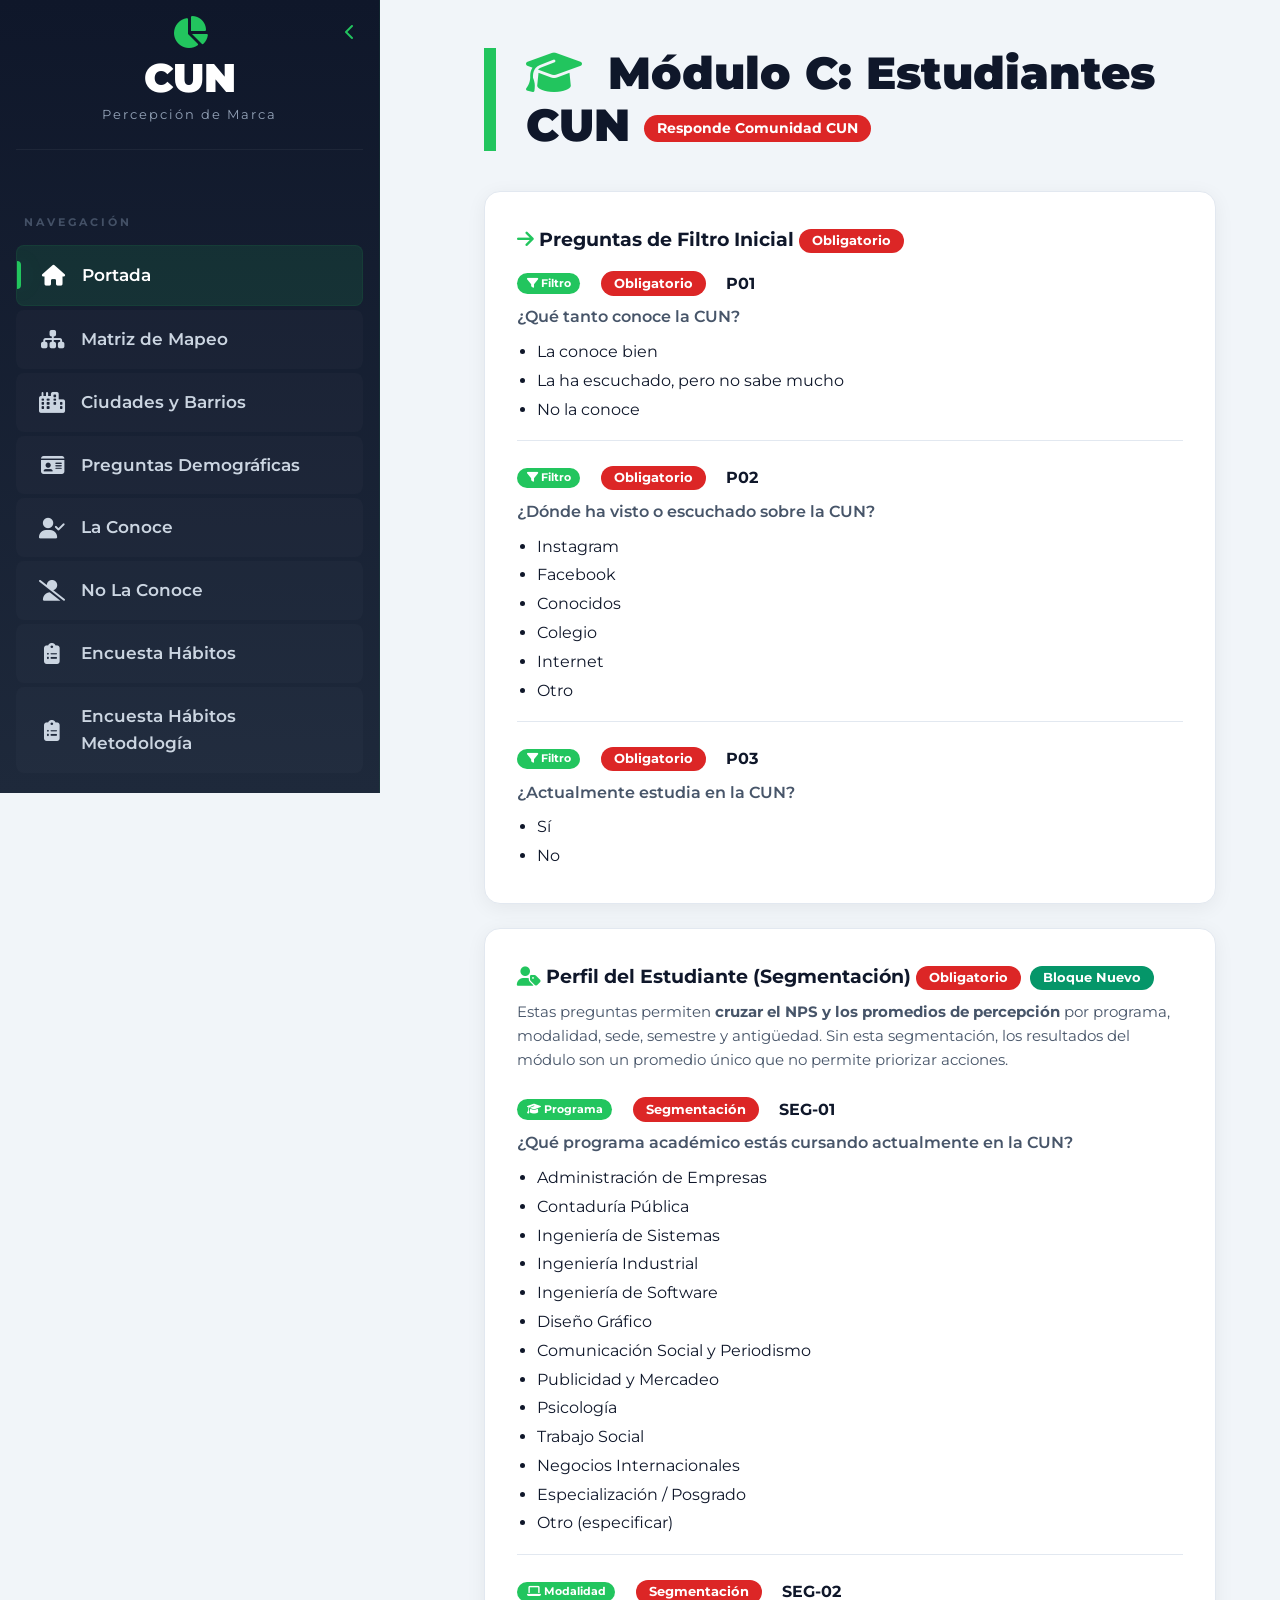
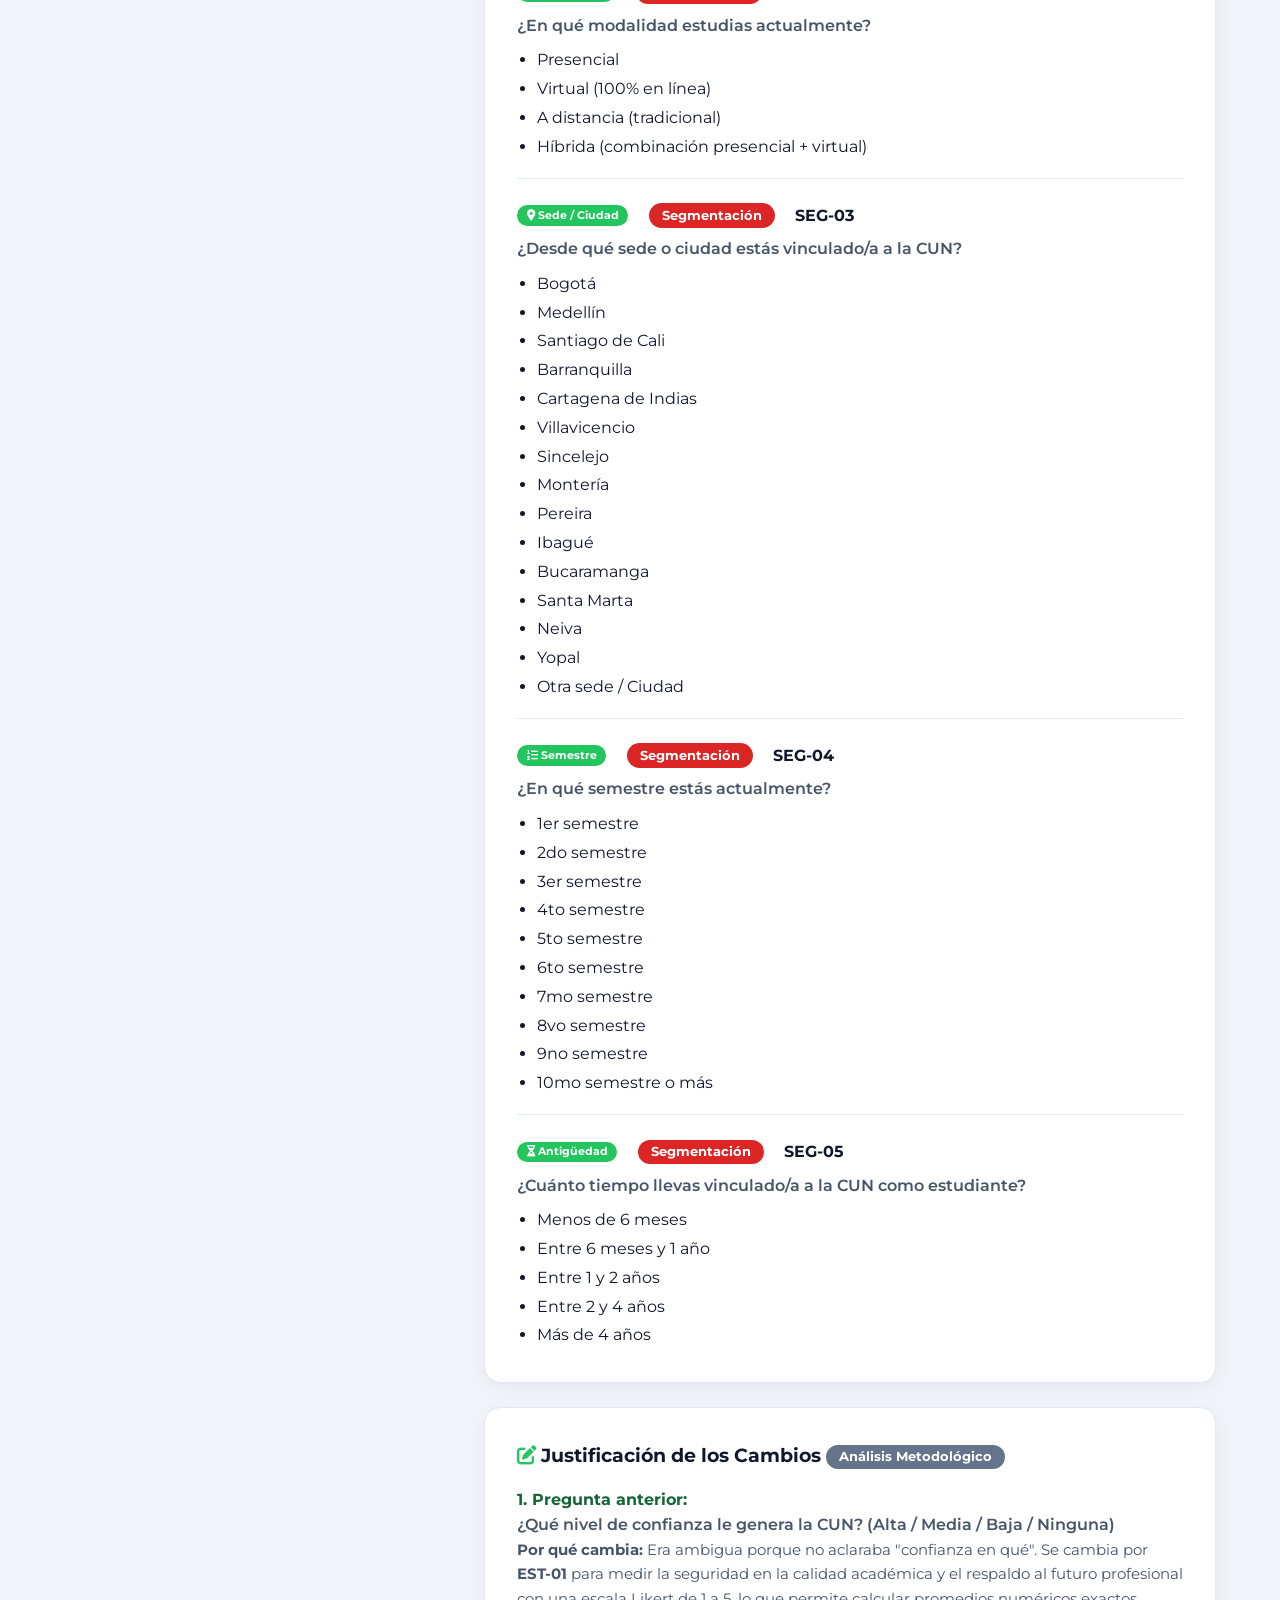
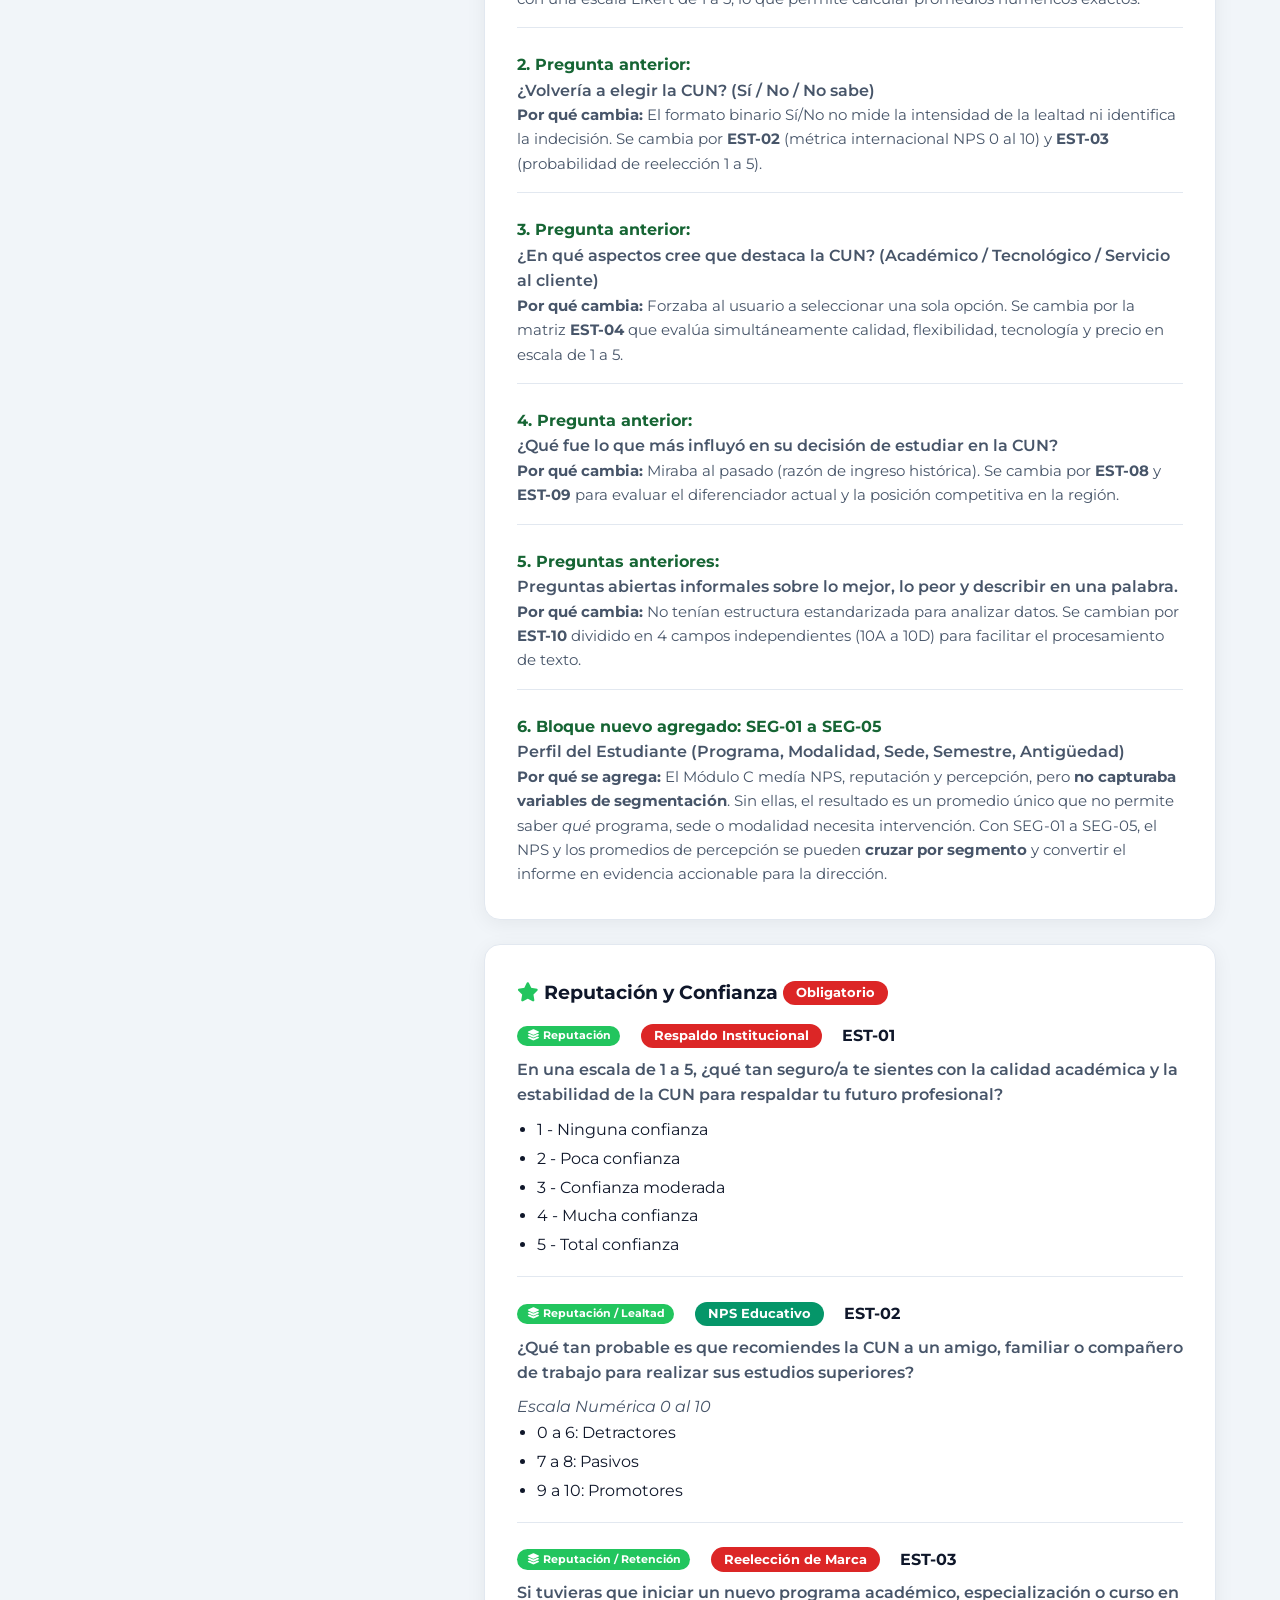
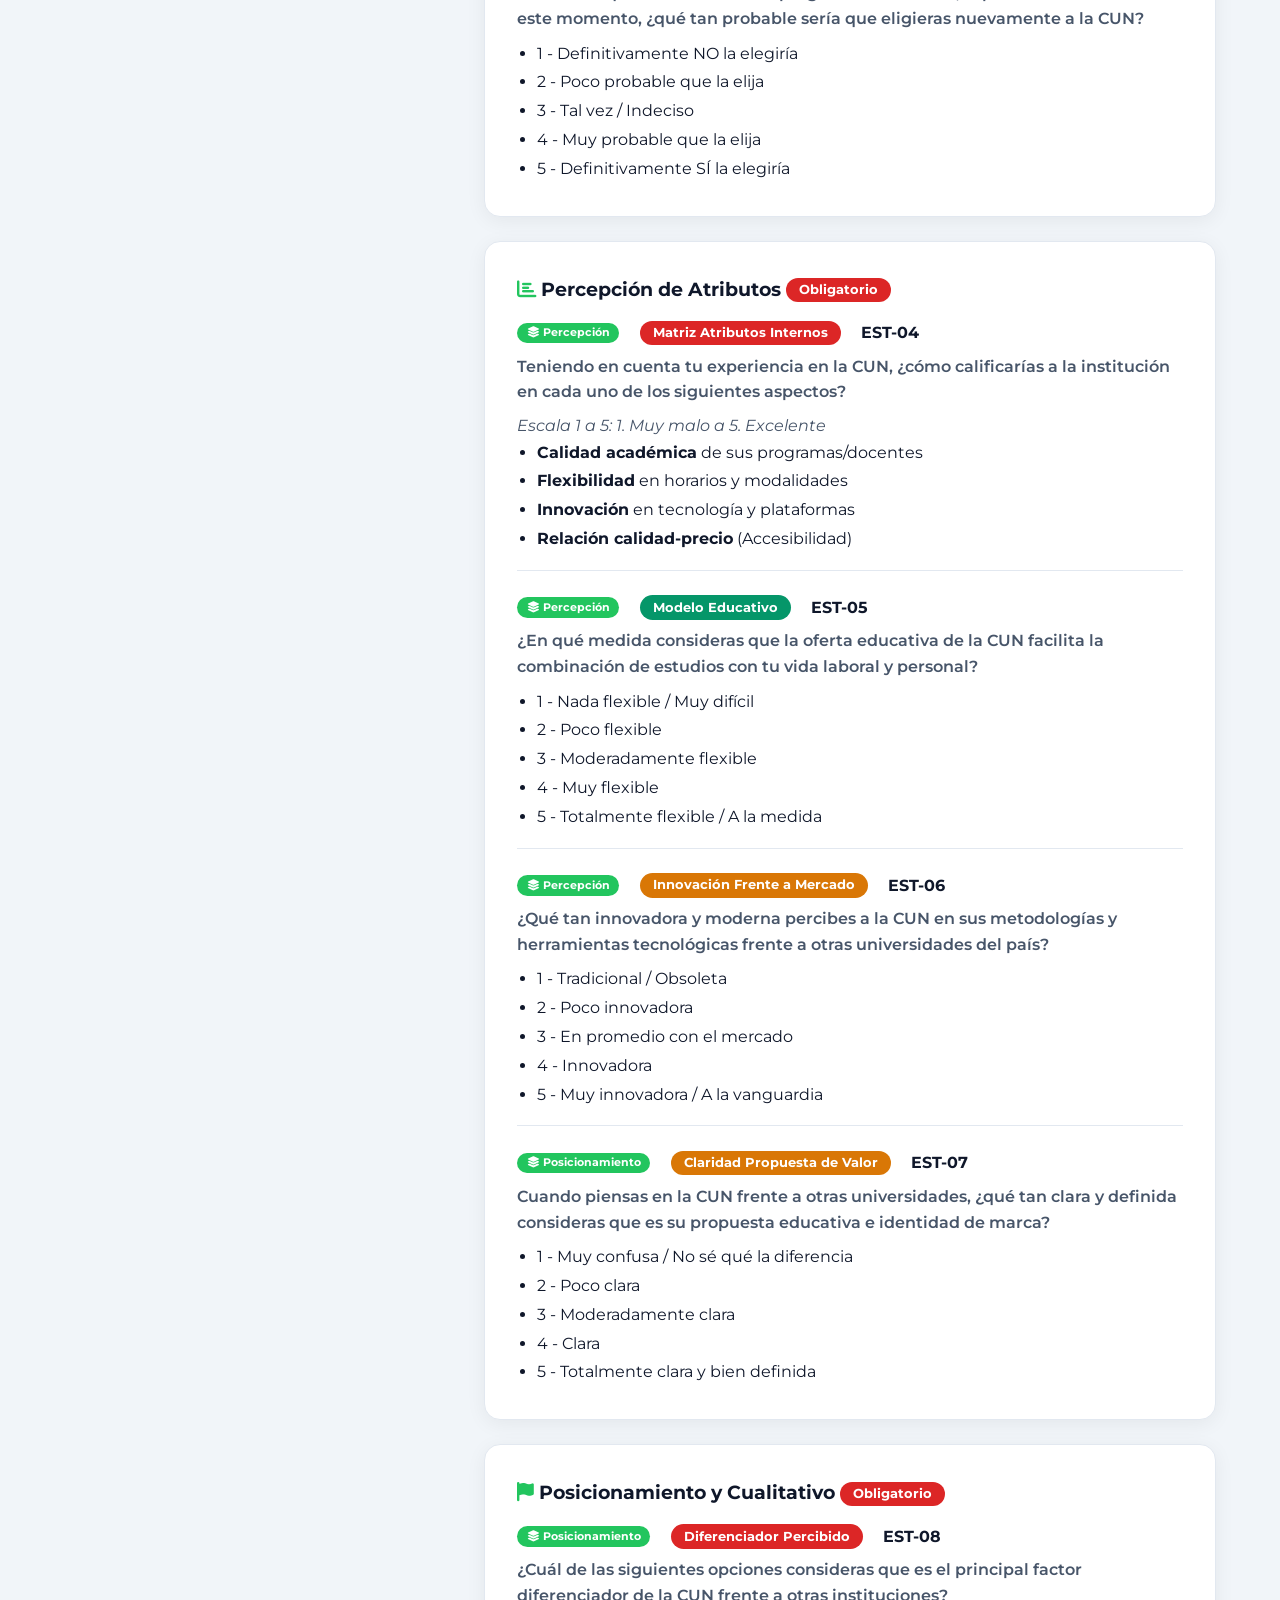
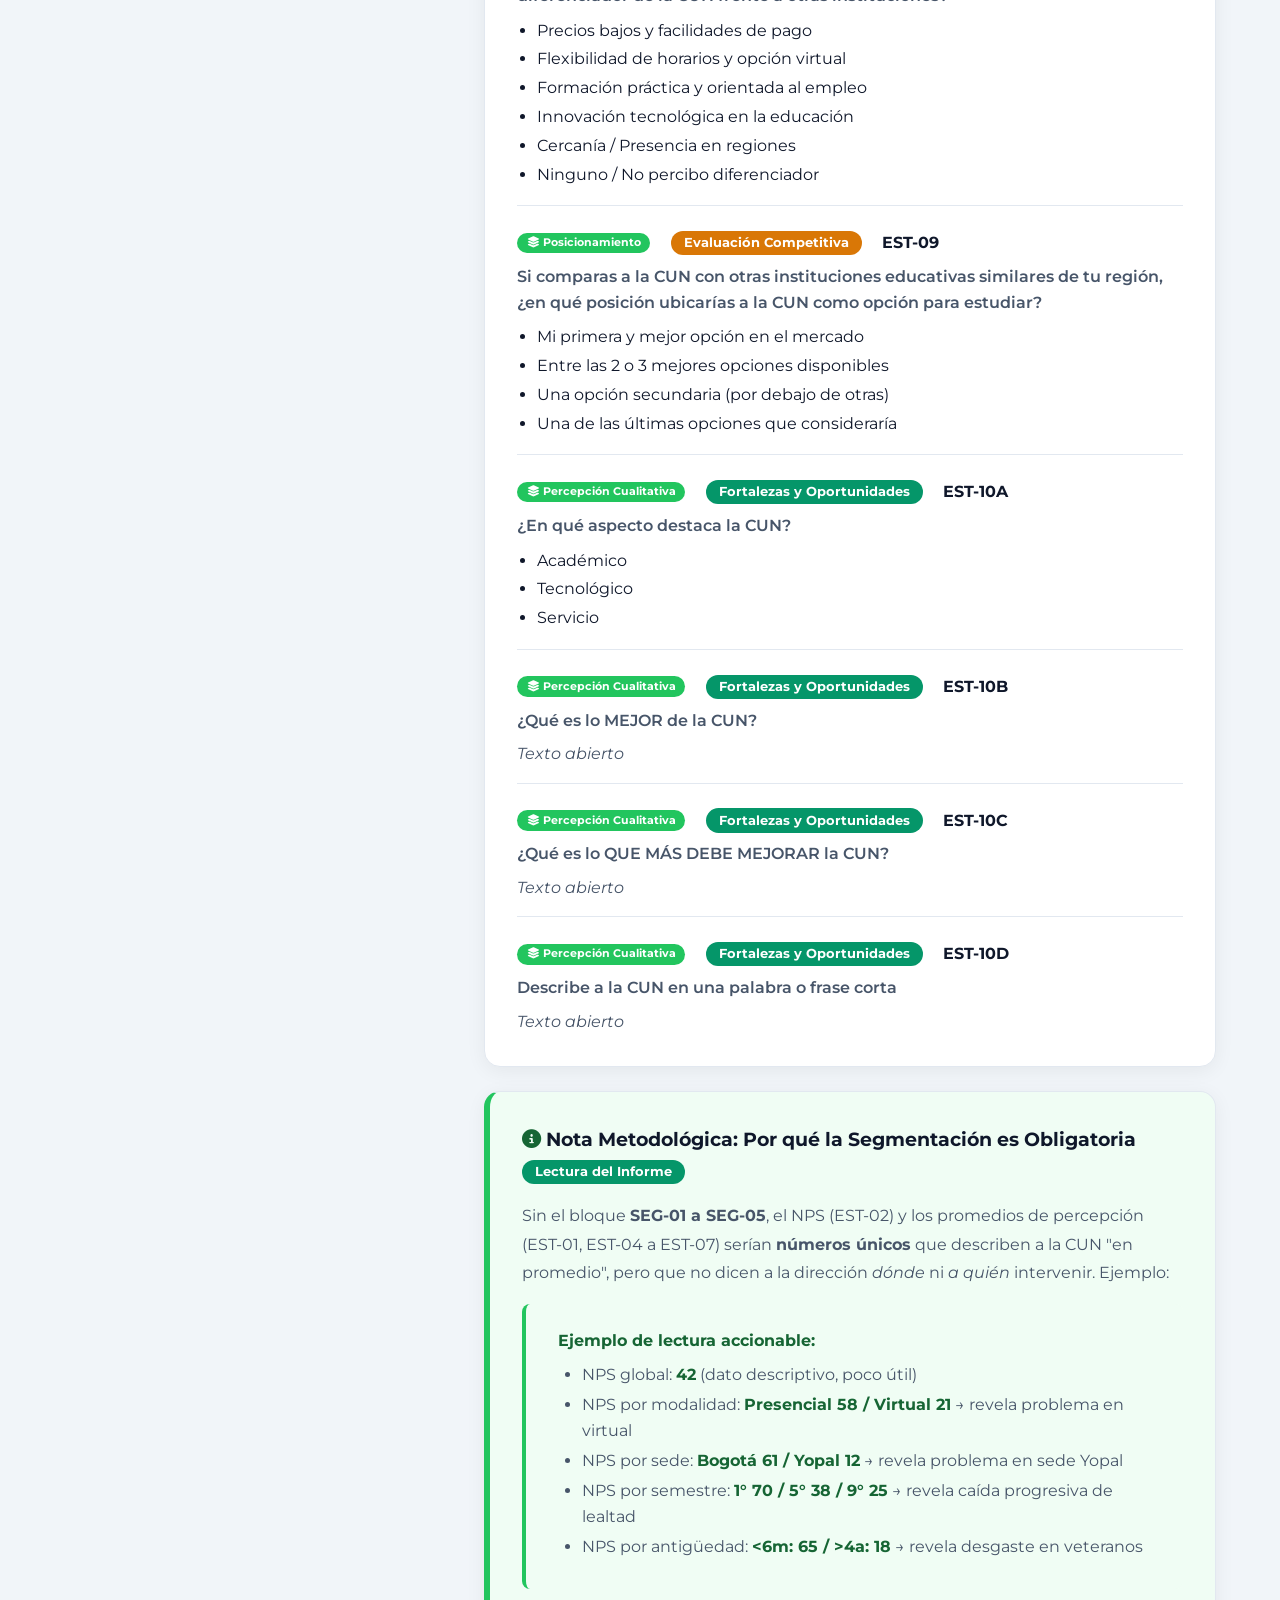
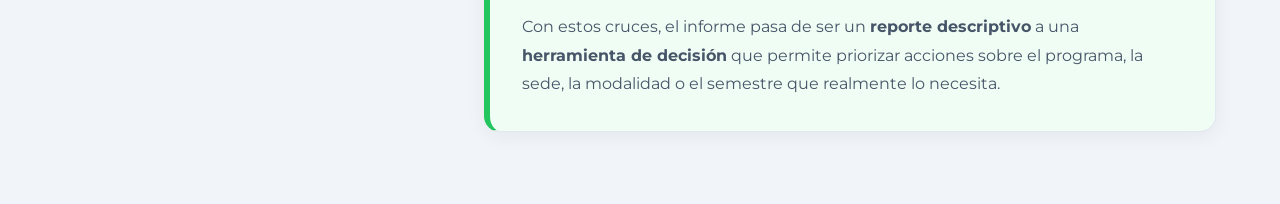
<file: pages/Estudiantes.html>
<!DOCTYPE html>
<html lang="es">
<head>
    <meta charset="UTF-8">
    <meta name="viewport" content="width=device-width, initial-scale=1.0">
    <title>Estudiantes CUN - Módulo C</title>

    <link rel="preconnect" href="https://fonts.googleapis.com">
    <link rel="preconnect" href="https://fonts.gstatic.com" crossorigin>
    <link href="https://fonts.googleapis.com/css2?family=Montserrat:wght@400;500;600;700;800;900&family=Lato:wght@300;400;700&display=swap" rel="stylesheet">
    <link rel="stylesheet" href="https://cdnjs.cloudflare.com/ajax/libs/font-awesome/6.5.1/css/all.min.css">
    <link rel="stylesheet" href="../css/estilos.css">
</head>
<body>

    <!-- ============================================================
         SIDEBAR (iframe)
    ============================================================ -->
    <iframe src="../components/sidebar.html"
            class="sidebar-iframe"
            title="Menú lateral de navegación"></iframe>

    <!-- ============================================================
         CONTENIDO PRINCIPAL
    ============================================================ -->
    <div class="main-content-iframe">

        <h1 class="main-title">
            <i class="fa-solid fa-graduation-cap" style="color: var(--cun-green); margin-right: 12px;"></i>
            Módulo C: Estudiantes CUN
            <span class="badge-critico" style="font-size: 0.9rem;">Responde Comunidad CUN</span>
        </h1>

        <!-- ============================================================
             SECCIÓN 1: LAS 3 PREGUNTAS DE ENTRADA (INTOCABLES)
        ============================================================ -->
        <div class="card">
            <h4>
                <i class="fa-solid fa-arrow-right" style="color: var(--cun-green);"></i>
                Preguntas de Filtro Inicial
                <span class="badge-critico">Obligatorio</span>
            </h4>

            <!-- PREGUNTA 1 -->
            <div style="margin-top: 1rem; margin-bottom: 1.5rem; padding-bottom: 1rem; border-bottom: 1px solid #e2e8f0;">
                <div style="display: flex; gap: 1rem; align-items: center; margin-bottom: 0.5rem;">
                    <span class="badge-pilar"><i class="fa-solid fa-filter"></i> Filtro</span>
                    <span class="badge-critico">Obligatorio</span>
                    <span style="font-weight: 700; color: var(--text-dark);">P01</span>
                </div>
                <p style="font-weight: 600; margin-bottom: 0.5rem;">¿Qué tanto conoce la CUN?</p>
                <ul style="padding-left: 20px; line-height: 1.8;">
                    <li>La conoce bien</li>
                    <li>La ha escuchado, pero no sabe mucho</li>
                    <li>No la conoce</li>
                </ul>
            </div>

            <!-- PREGUNTA 2 -->
            <div style="margin-bottom: 1.5rem; padding-bottom: 1rem; border-bottom: 1px solid #e2e8f0;">
                <div style="display: flex; gap: 1rem; align-items: center; margin-bottom: 0.5rem;">
                    <span class="badge-pilar"><i class="fa-solid fa-filter"></i> Filtro</span>
                    <span class="badge-critico">Obligatorio</span>
                    <span style="font-weight: 700; color: var(--text-dark);">P02</span>
                </div>
                <p style="font-weight: 600; margin-bottom: 0.5rem;">¿Dónde ha visto o escuchado sobre la CUN?</p>
                <ul style="padding-left: 20px; line-height: 1.8;">
                    <li>Instagram</li>
                    <li>Facebook</li>
                    <li>Conocidos</li>
                    <li>Colegio</li>
                    <li>Internet</li>
                    <li>Otro</li>
                </ul>
            </div>

            <!-- PREGUNTA 3 -->
            <div>
                <div style="display: flex; gap: 1rem; align-items: center; margin-bottom: 0.5rem;">
                    <span class="badge-pilar"><i class="fa-solid fa-filter"></i> Filtro</span>
                    <span class="badge-critico">Obligatorio</span>
                    <span style="font-weight: 700; color: var(--text-dark);">P03</span>
                </div>
                <p style="font-weight: 600; margin-bottom: 0.5rem;">¿Actualmente estudia en la CUN?</p>
                <ul style="padding-left: 20px; line-height: 1.8;">
                    <li>Sí</li>
                    <li>No</li>
                </ul>
            </div>
        </div>

        <!-- ============================================================
             SECCIÓN 2: PERFIL DEL ESTUDIANTE (SEGMENTACIÓN)
             🔥 BLOQUE NUEVO — hace accionable el NPS cruzado
        ============================================================ -->
        <div class="card">
            <h4>
                <i class="fa-solid fa-user-tag" style="color: var(--cun-green);"></i>
                Perfil del Estudiante (Segmentación)
                <span class="badge-critico">Obligatorio</span>
                <span class="badge-pos">Bloque Nuevo</span>
            </h4>

            <p style="color: var(--text-muted); font-size: 0.95rem; margin-bottom: 1.5rem;">
                Estas preguntas permiten <strong>cruzar el NPS y los promedios de percepción</strong>
                por programa, modalidad, sede, semestre y antigüedad. Sin esta segmentación,
                los resultados del módulo son un promedio único que no permite priorizar acciones.
            </p>

            <!-- SEG-01 -->
            <div style="margin-bottom: 1.5rem; padding-bottom: 1rem; border-bottom: 1px solid #e2e8f0;">
                <div style="display: flex; gap: 1rem; align-items: center; margin-bottom: 0.5rem;">
                    <span class="badge-pilar"><i class="fa-solid fa-graduation-cap"></i> Programa</span>
                    <span class="badge-critico">Segmentación</span>
                    <span style="font-weight: 700; color: var(--text-dark);">SEG-01</span>
                </div>
                <p style="font-weight: 600; margin-bottom: 0.5rem;">¿Qué programa académico estás cursando actualmente en la CUN?</p>
                <ul style="padding-left: 20px; line-height: 1.8;">
                    <li>Administración de Empresas</li>
                    <li>Contaduría Pública</li>
                    <li>Ingeniería de Sistemas</li>
                    <li>Ingeniería Industrial</li>
                    <li>Ingeniería de Software</li>
                    <li>Diseño Gráfico</li>
                    <li>Comunicación Social y Periodismo</li>
                    <li>Publicidad y Mercadeo</li>
                    <li>Psicología</li>
                    <li>Trabajo Social</li>
                    <li>Negocios Internacionales</li>
                    <li>Especialización / Posgrado</li>
                    <li>Otro (especificar)</li>
                </ul>
            </div>

            <!-- SEG-02 -->
            <div style="margin-bottom: 1.5rem; padding-bottom: 1rem; border-bottom: 1px solid #e2e8f0;">
                <div style="display: flex; gap: 1rem; align-items: center; margin-bottom: 0.5rem;">
                    <span class="badge-pilar"><i class="fa-solid fa-laptop"></i> Modalidad</span>
                    <span class="badge-critico">Segmentación</span>
                    <span style="font-weight: 700; color: var(--text-dark);">SEG-02</span>
                </div>
                <p style="font-weight: 600; margin-bottom: 0.5rem;">¿En qué modalidad estudias actualmente?</p>
                <ul style="padding-left: 20px; line-height: 1.8;">
                    <li>Presencial</li>
                    <li>Virtual (100% en línea)</li>
                    <li>A distancia (tradicional)</li>
                    <li>Híbrida (combinación presencial + virtual)</li>
                </ul>
            </div>

            <!-- SEG-03 -->
            <div style="margin-bottom: 1.5rem; padding-bottom: 1rem; border-bottom: 1px solid #e2e8f0;">
                <div style="display: flex; gap: 1rem; align-items: center; margin-bottom: 0.5rem;">
                    <span class="badge-pilar"><i class="fa-solid fa-location-dot"></i> Sede / Ciudad</span>
                    <span class="badge-critico">Segmentación</span>
                    <span style="font-weight: 700; color: var(--text-dark);">SEG-03</span>
                </div>
                <p style="font-weight: 600; margin-bottom: 0.5rem;">¿Desde qué sede o ciudad estás vinculado/a a la CUN?</p>
                <ul style="padding-left: 20px; line-height: 1.8;">
                    <li>Bogotá</li>
                    <li>Medellín</li>
                    <li>Santiago de Cali</li>
                    <li>Barranquilla</li>
                    <li>Cartagena de Indias</li>
                    <li>Villavicencio</li>
                    <li>Sincelejo</li>
                    <li>Montería</li>
                    <li>Pereira</li>
                    <li>Ibagué</li>
                    <li>Bucaramanga</li>
                    <li>Santa Marta</li>
                    <li>Neiva</li>
                    <li>Yopal</li>
                    <li>Otra sede / Ciudad</li>
                </ul>
            </div>

            <!-- SEG-04 -->
            <div style="margin-bottom: 1.5rem; padding-bottom: 1rem; border-bottom: 1px solid #e2e8f0;">
                <div style="display: flex; gap: 1rem; align-items: center; margin-bottom: 0.5rem;">
                    <span class="badge-pilar"><i class="fa-solid fa-list-ol"></i> Semestre</span>
                    <span class="badge-critico">Segmentación</span>
                    <span style="font-weight: 700; color: var(--text-dark);">SEG-04</span>
                </div>
                <p style="font-weight: 600; margin-bottom: 0.5rem;">¿En qué semestre estás actualmente?</p>
                <ul style="padding-left: 20px; line-height: 1.8;">
                    <li>1er semestre</li>
                    <li>2do semestre</li>
                    <li>3er semestre</li>
                    <li>4to semestre</li>
                    <li>5to semestre</li>
                    <li>6to semestre</li>
                    <li>7mo semestre</li>
                    <li>8vo semestre</li>
                    <li>9no semestre</li>
                    <li>10mo semestre o más</li>
                </ul>
            </div>

            <!-- SEG-05 -->
            <div>
                <div style="display: flex; gap: 1rem; align-items: center; margin-bottom: 0.5rem;">
                    <span class="badge-pilar"><i class="fa-solid fa-hourglass-half"></i> Antigüedad</span>
                    <span class="badge-critico">Segmentación</span>
                    <span style="font-weight: 700; color: var(--text-dark);">SEG-05</span>
                </div>
                <p style="font-weight: 600; margin-bottom: 0.5rem;">¿Cuánto tiempo llevas vinculado/a a la CUN como estudiante?</p>
                <ul style="padding-left: 20px; line-height: 1.8;">
                    <li>Menos de 6 meses</li>
                    <li>Entre 6 meses y 1 año</li>
                    <li>Entre 1 y 2 años</li>
                    <li>Entre 2 y 4 años</li>
                    <li>Más de 4 años</li>
                </ul>
            </div>
        </div>

        <!-- ============================================================
             SECCIÓN 3: JUSTIFICACIÓN DE LOS CAMBIOS
        ============================================================ -->
        <div class="card">
            <h4>
                <i class="fa-solid fa-pen-to-square" style="color: var(--cun-green);"></i>
                Justificación de los Cambios
                <span class="badge-neutral">Análisis Metodológico</span>
            </h4>

            <div style="margin-top: 1rem;">
                <div style="margin-bottom: 1.5rem; padding-bottom: 1rem; border-bottom: 1px solid #e2e8f0;">
                    <p style="font-weight: 700; color: var(--cun-green-dark);">1. Pregunta anterior:</p>
                    <p style="font-weight: 600;">¿Qué nivel de confianza le genera la CUN? (Alta / Media / Baja / Ninguna)</p>
                    <p style="color: var(--text-muted); font-size: 0.95rem;"><strong>Por qué cambia:</strong> Era ambigua porque no aclaraba "confianza en qué". Se cambia por <strong>EST-01</strong> para medir la seguridad en la calidad académica y el respaldo al futuro profesional con una escala Likert de 1 a 5, lo que permite calcular promedios numéricos exactos.</p>
                </div>

                <div style="margin-bottom: 1.5rem; padding-bottom: 1rem; border-bottom: 1px solid #e2e8f0;">
                    <p style="font-weight: 700; color: var(--cun-green-dark);">2. Pregunta anterior:</p>
                    <p style="font-weight: 600;">¿Volvería a elegir la CUN? (Sí / No / No sabe)</p>
                    <p style="color: var(--text-muted); font-size: 0.95rem;"><strong>Por qué cambia:</strong> El formato binario Sí/No no mide la intensidad de la lealtad ni identifica la indecisión. Se cambia por <strong>EST-02</strong> (métrica internacional NPS 0 al 10) y <strong>EST-03</strong> (probabilidad de reelección 1 a 5).</p>
                </div>

                <div style="margin-bottom: 1.5rem; padding-bottom: 1rem; border-bottom: 1px solid #e2e8f0;">
                    <p style="font-weight: 700; color: var(--cun-green-dark);">3. Pregunta anterior:</p>
                    <p style="font-weight: 600;">¿En qué aspectos cree que destaca la CUN? (Académico / Tecnológico / Servicio al cliente)</p>
                    <p style="color: var(--text-muted); font-size: 0.95rem;"><strong>Por qué cambia:</strong> Forzaba al usuario a seleccionar una sola opción. Se cambia por la matriz <strong>EST-04</strong> que evalúa simultáneamente calidad, flexibilidad, tecnología y precio en escala de 1 a 5.</p>
                </div>

                <div style="margin-bottom: 1.5rem; padding-bottom: 1rem; border-bottom: 1px solid #e2e8f0;">
                    <p style="font-weight: 700; color: var(--cun-green-dark);">4. Pregunta anterior:</p>
                    <p style="font-weight: 600;">¿Qué fue lo que más influyó en su decisión de estudiar en la CUN?</p>
                    <p style="color: var(--text-muted); font-size: 0.95rem;"><strong>Por qué cambia:</strong> Miraba al pasado (razón de ingreso histórica). Se cambia por <strong>EST-08</strong> y <strong>EST-09</strong> para evaluar el diferenciador actual y la posición competitiva en la región.</p>
                </div>

                <div style="margin-bottom: 1.5rem; padding-bottom: 1rem; border-bottom: 1px solid #e2e8f0;">
                    <p style="font-weight: 700; color: var(--cun-green-dark);">5. Preguntas anteriores:</p>
                    <p style="font-weight: 600;">Preguntas abiertas informales sobre lo mejor, lo peor y describir en una palabra.</p>
                    <p style="color: var(--text-muted); font-size: 0.95rem;"><strong>Por qué cambia:</strong> No tenían estructura estandarizada para analizar datos. Se cambian por <strong>EST-10</strong> dividido en 4 campos independientes (10A a 10D) para facilitar el procesamiento de texto.</p>
                </div>

                <div>
                    <p style="font-weight: 700; color: var(--cun-green-dark);">6. Bloque nuevo agregado: SEG-01 a SEG-05</p>
                    <p style="font-weight: 600;">Perfil del Estudiante (Programa, Modalidad, Sede, Semestre, Antigüedad)</p>
                    <p style="color: var(--text-muted); font-size: 0.95rem;"><strong>Por qué se agrega:</strong> El Módulo C medía NPS, reputación y percepción, pero <strong>no capturaba variables de segmentación</strong>. Sin ellas, el resultado es un promedio único que no permite saber <em>qué</em> programa, sede o modalidad necesita intervención. Con SEG-01 a SEG-05, el NPS y los promedios de percepción se pueden <strong>cruzar por segmento</strong> y convertir el informe en evidencia accionable para la dirección.</p>
                </div>
            </div>
        </div>

        <!-- ============================================================
             SECCIÓN 4: CUESTIONARIO FINAL (EST-01 a EST-10)
        ============================================================ -->

        <!-- EST-01 a EST-03: REPUTACIÓN Y CONFIANZA -->
        <div class="card">
            <h4>
                <i class="fa-solid fa-star" style="color: var(--cun-green);"></i>
                Reputación y Confianza
                <span class="badge-critico">Obligatorio</span>
            </h4>

            <!-- EST-01 -->
            <div style="margin-top: 1rem; margin-bottom: 1.5rem; padding-bottom: 1rem; border-bottom: 1px solid #e2e8f0;">
                <div style="display: flex; gap: 1rem; align-items: center; margin-bottom: 0.5rem;">
                    <span class="badge-pilar"><i class="fa-solid fa-layer-group"></i> Reputación</span>
                    <span class="badge-critico">Respaldo Institucional</span>
                    <span style="font-weight: 700; color: var(--text-dark);">EST-01</span>
                </div>
                <p style="font-weight: 600; margin-bottom: 0.5rem;">En una escala de 1 a 5, ¿qué tan seguro/a te sientes con la calidad académica y la estabilidad de la CUN para respaldar tu futuro profesional?</p>
                <ul style="padding-left: 20px; line-height: 1.8;">
                    <li>1 - Ninguna confianza</li>
                    <li>2 - Poca confianza</li>
                    <li>3 - Confianza moderada</li>
                    <li>4 - Mucha confianza</li>
                    <li>5 - Total confianza</li>
                </ul>
            </div>

            <!-- EST-02 -->
            <div style="margin-bottom: 1.5rem; padding-bottom: 1rem; border-bottom: 1px solid #e2e8f0;">
                <div style="display: flex; gap: 1rem; align-items: center; margin-bottom: 0.5rem;">
                    <span class="badge-pilar"><i class="fa-solid fa-layer-group"></i> Reputación / Lealtad</span>
                    <span class="badge-pos">NPS Educativo</span>
                    <span style="font-weight: 700; color: var(--text-dark);">EST-02</span>
                </div>
                <p style="font-weight: 600; margin-bottom: 0.5rem;">¿Qué tan probable es que recomiendes la CUN a un amigo, familiar o compañero de trabajo para realizar sus estudios superiores?</p>
                <p style="color: var(--text-muted);"><em>Escala Numérica 0 al 10</em></p>
                <ul style="padding-left: 20px; line-height: 1.8;">
                    <li>0 a 6: Detractores</li>
                    <li>7 a 8: Pasivos</li>
                    <li>9 a 10: Promotores</li>
                </ul>
            </div>

            <!-- EST-03 -->
            <div>
                <div style="display: flex; gap: 1rem; align-items: center; margin-bottom: 0.5rem;">
                    <span class="badge-pilar"><i class="fa-solid fa-layer-group"></i> Reputación / Retención</span>
                    <span class="badge-critico">Reelección de Marca</span>
                    <span style="font-weight: 700; color: var(--text-dark);">EST-03</span>
                </div>
                <p style="font-weight: 600; margin-bottom: 0.5rem;">Si tuvieras que iniciar un nuevo programa académico, especialización o curso en este momento, ¿qué tan probable sería que eligieras nuevamente a la CUN?</p>
                <ul style="padding-left: 20px; line-height: 1.8;">
                    <li>1 - Definitivamente NO la elegiría</li>
                    <li>2 - Poco probable que la elija</li>
                    <li>3 - Tal vez / Indeciso</li>
                    <li>4 - Muy probable que la elija</li>
                    <li>5 - Definitivamente SÍ la elegiría</li>
                </ul>
            </div>
        </div>

        <!-- EST-04 a EST-07: PERCEPCIÓN DE ATRIBUTOS -->
        <div class="card">
            <h4>
                <i class="fa-solid fa-chart-bar" style="color: var(--cun-green);"></i>
                Percepción de Atributos
                <span class="badge-critico">Obligatorio</span>
            </h4>

            <!-- EST-04 -->
            <div style="margin-top: 1rem; margin-bottom: 1.5rem; padding-bottom: 1rem; border-bottom: 1px solid #e2e8f0;">
                <div style="display: flex; gap: 1rem; align-items: center; margin-bottom: 0.5rem;">
                    <span class="badge-pilar"><i class="fa-solid fa-layer-group"></i> Percepción</span>
                    <span class="badge-critico">Matriz Atributos Internos</span>
                    <span style="font-weight: 700; color: var(--text-dark);">EST-04</span>
                </div>
                <p style="font-weight: 600; margin-bottom: 0.5rem;">Teniendo en cuenta tu experiencia en la CUN, ¿cómo calificarías a la institución en cada uno de los siguientes aspectos?</p>
                <p style="color: var(--text-muted);"><em>Escala 1 a 5: 1. Muy malo a 5. Excelente</em></p>
                <ul style="padding-left: 20px; line-height: 1.8;">
                    <li><strong>Calidad académica</strong> de sus programas/docentes</li>
                    <li><strong>Flexibilidad</strong> en horarios y modalidades</li>
                    <li><strong>Innovación</strong> en tecnología y plataformas</li>
                    <li><strong>Relación calidad-precio</strong> (Accesibilidad)</li>
                </ul>
            </div>

            <!-- EST-05 -->
            <div style="margin-bottom: 1.5rem; padding-bottom: 1rem; border-bottom: 1px solid #e2e8f0;">
                <div style="display: flex; gap: 1rem; align-items: center; margin-bottom: 0.5rem;">
                    <span class="badge-pilar"><i class="fa-solid fa-layer-group"></i> Percepción</span>
                    <span class="badge-pos">Modelo Educativo</span>
                    <span style="font-weight: 700; color: var(--text-dark);">EST-05</span>
                </div>
                <p style="font-weight: 600; margin-bottom: 0.5rem;">¿En qué medida consideras que la oferta educativa de la CUN facilita la combinación de estudios con tu vida laboral y personal?</p>
                <ul style="padding-left: 20px; line-height: 1.8;">
                    <li>1 - Nada flexible / Muy difícil</li>
                    <li>2 - Poco flexible</li>
                    <li>3 - Moderadamente flexible</li>
                    <li>4 - Muy flexible</li>
                    <li>5 - Totalmente flexible / A la medida</li>
                </ul>
            </div>

            <!-- EST-06 -->
            <div style="margin-bottom: 1.5rem; padding-bottom: 1rem; border-bottom: 1px solid #e2e8f0;">
                <div style="display: flex; gap: 1rem; align-items: center; margin-bottom: 0.5rem;">
                    <span class="badge-pilar"><i class="fa-solid fa-layer-group"></i> Percepción</span>
                    <span class="badge-warn">Innovación Frente a Mercado</span>
                    <span style="font-weight: 700; color: var(--text-dark);">EST-06</span>
                </div>
                <p style="font-weight: 600; margin-bottom: 0.5rem;">¿Qué tan innovadora y moderna percibes a la CUN en sus metodologías y herramientas tecnológicas frente a otras universidades del país?</p>
                <ul style="padding-left: 20px; line-height: 1.8;">
                    <li>1 - Tradicional / Obsoleta</li>
                    <li>2 - Poco innovadora</li>
                    <li>3 - En promedio con el mercado</li>
                    <li>4 - Innovadora</li>
                    <li>5 - Muy innovadora / A la vanguardia</li>
                </ul>
            </div>

            <!-- EST-07 -->
            <div>
                <div style="display: flex; gap: 1rem; align-items: center; margin-bottom: 0.5rem;">
                    <span class="badge-pilar"><i class="fa-solid fa-layer-group"></i> Posicionamiento</span>
                    <span class="badge-warn">Claridad Propuesta de Valor</span>
                    <span style="font-weight: 700; color: var(--text-dark);">EST-07</span>
                </div>
                <p style="font-weight: 600; margin-bottom: 0.5rem;">Cuando piensas en la CUN frente a otras universidades, ¿qué tan clara y definida consideras que es su propuesta educativa e identidad de marca?</p>
                <ul style="padding-left: 20px; line-height: 1.8;">
                    <li>1 - Muy confusa / No sé qué la diferencia</li>
                    <li>2 - Poco clara</li>
                    <li>3 - Moderadamente clara</li>
                    <li>4 - Clara</li>
                    <li>5 - Totalmente clara y bien definida</li>
                </ul>
            </div>
        </div>

        <!-- EST-08 a EST-10: POSICIONAMIENTO Y CUALITATIVO -->
        <div class="card">
            <h4>
                <i class="fa-solid fa-flag" style="color: var(--cun-green);"></i>
                Posicionamiento y Cualitativo
                <span class="badge-critico">Obligatorio</span>
            </h4>

            <!-- EST-08 -->
            <div style="margin-top: 1rem; margin-bottom: 1.5rem; padding-bottom: 1rem; border-bottom: 1px solid #e2e8f0;">
                <div style="display: flex; gap: 1rem; align-items: center; margin-bottom: 0.5rem;">
                    <span class="badge-pilar"><i class="fa-solid fa-layer-group"></i> Posicionamiento</span>
                    <span class="badge-critico">Diferenciador Percibido</span>
                    <span style="font-weight: 700; color: var(--text-dark);">EST-08</span>
                </div>
                <p style="font-weight: 600; margin-bottom: 0.5rem;">¿Cuál de las siguientes opciones consideras que es el principal factor diferenciador de la CUN frente a otras instituciones?</p>
                <ul style="padding-left: 20px; line-height: 1.8;">
                    <li>Precios bajos y facilidades de pago</li>
                    <li>Flexibilidad de horarios y opción virtual</li>
                    <li>Formación práctica y orientada al empleo</li>
                    <li>Innovación tecnológica en la educación</li>
                    <li>Cercanía / Presencia en regiones</li>
                    <li>Ninguno / No percibo diferenciador</li>
                </ul>
            </div>

            <!-- EST-09 -->
            <div style="margin-bottom: 1.5rem; padding-bottom: 1rem; border-bottom: 1px solid #e2e8f0;">
                <div style="display: flex; gap: 1rem; align-items: center; margin-bottom: 0.5rem;">
                    <span class="badge-pilar"><i class="fa-solid fa-layer-group"></i> Posicionamiento</span>
                    <span class="badge-warn">Evaluación Competitiva</span>
                    <span style="font-weight: 700; color: var(--text-dark);">EST-09</span>
                </div>
                <p style="font-weight: 600; margin-bottom: 0.5rem;">Si comparas a la CUN con otras instituciones educativas similares de tu región, ¿en qué posición ubicarías a la CUN como opción para estudiar?</p>
                <ul style="padding-left: 20px; line-height: 1.8;">
                    <li>Mi primera y mejor opción en el mercado</li>
                    <li>Entre las 2 o 3 mejores opciones disponibles</li>
                    <li>Una opción secundaria (por debajo de otras)</li>
                    <li>Una de las últimas opciones que consideraría</li>
                </ul>
            </div>

            <!-- EST-10A -->
            <div style="margin-bottom: 1.5rem; padding-bottom: 1rem; border-bottom: 1px solid #e2e8f0;">
                <div style="display: flex; gap: 1rem; align-items: center; margin-bottom: 0.5rem;">
                    <span class="badge-pilar"><i class="fa-solid fa-layer-group"></i> Percepción Cualitativa</span>
                    <span class="badge-pos">Fortalezas y Oportunidades</span>
                    <span style="font-weight: 700; color: var(--text-dark);">EST-10A</span>
                </div>
                <p style="font-weight: 600; margin-bottom: 0.5rem;">¿En qué aspecto destaca la CUN?</p>
                <ul style="padding-left: 20px; line-height: 1.8;">
                    <li>Académico</li>
                    <li>Tecnológico</li>
                    <li>Servicio</li>
                </ul>
            </div>

            <!-- EST-10B -->
            <div style="margin-bottom: 1.5rem; padding-bottom: 1rem; border-bottom: 1px solid #e2e8f0;">
                <div style="display: flex; gap: 1rem; align-items: center; margin-bottom: 0.5rem;">
                    <span class="badge-pilar"><i class="fa-solid fa-layer-group"></i> Percepción Cualitativa</span>
                    <span class="badge-pos">Fortalezas y Oportunidades</span>
                    <span style="font-weight: 700; color: var(--text-dark);">EST-10B</span>
                </div>
                <p style="font-weight: 600; margin-bottom: 0.5rem;">¿Qué es lo MEJOR de la CUN?</p>
                <p style="color: var(--text-muted);"><em>Texto abierto</em></p>
            </div>

            <!-- EST-10C -->
            <div style="margin-bottom: 1.5rem; padding-bottom: 1rem; border-bottom: 1px solid #e2e8f0;">
                <div style="display: flex; gap: 1rem; align-items: center; margin-bottom: 0.5rem;">
                    <span class="badge-pilar"><i class="fa-solid fa-layer-group"></i> Percepción Cualitativa</span>
                    <span class="badge-pos">Fortalezas y Oportunidades</span>
                    <span style="font-weight: 700; color: var(--text-dark);">EST-10C</span>
                </div>
                <p style="font-weight: 600; margin-bottom: 0.5rem;">¿Qué es lo QUE MÁS DEBE MEJORAR la CUN?</p>
                <p style="color: var(--text-muted);"><em>Texto abierto</em></p>
            </div>

            <!-- EST-10D -->
            <div>
                <div style="display: flex; gap: 1rem; align-items: center; margin-bottom: 0.5rem;">
                    <span class="badge-pilar"><i class="fa-solid fa-layer-group"></i> Percepción Cualitativa</span>
                    <span class="badge-pos">Fortalezas y Oportunidades</span>
                    <span style="font-weight: 700; color: var(--text-dark);">EST-10D</span>
                </div>
                <p style="font-weight: 600; margin-bottom: 0.5rem;">Describe a la CUN en una palabra o frase corta</p>
                <p style="color: var(--text-muted);"><em>Texto abierto</em></p>
            </div>
        </div>

        <!-- ============================================================
             SECCIÓN 5: NOTA METODOLÓGICA SOBRE SEGMENTACIÓN
        ============================================================ -->
        <div class="card" style="border-left: 6px solid var(--cun-green); background: #f0fdf4;">
            <h4>
                <i class="fa-solid fa-circle-info" style="color: var(--cun-green-dark);"></i>
                Nota Metodológica: Por qué la Segmentación es Obligatoria
                <span class="badge-pos">Lectura del Informe</span>
            </h4>

            <p style="margin-top: 1rem; color: var(--text-muted); line-height: 1.8;">
                Sin el bloque <strong>SEG-01 a SEG-05</strong>, el NPS (EST-02) y los promedios
                de percepción (EST-01, EST-04 a EST-07) serían <strong>números únicos</strong>
                que describen a la CUN "en promedio", pero que no dicen a la dirección
                <em>dónde</em> ni <em>a quién</em> intervenir. Ejemplo:
            </p>

            <div class="highlight" style="margin-top: 1rem;">
                <strong>Ejemplo de lectura accionable:</strong>
                <ul style="margin-top: 0.5rem;">
                    <li>NPS global: <strong>42</strong> (dato descriptivo, poco útil)</li>
                    <li>NPS por modalidad: <strong>Presencial 58 / Virtual 21</strong> → revela problema en virtual</li>
                    <li>NPS por sede: <strong>Bogotá 61 / Yopal 12</strong> → revela problema en sede Yopal</li>
                    <li>NPS por semestre: <strong>1° 70 / 5° 38 / 9° 25</strong> → revela caída progresiva de lealtad</li>
                    <li>NPS por antigüedad: <strong>&lt;6m: 65 / &gt;4a: 18</strong> → revela desgaste en veteranos</li>
                </ul>
            </div>

            <p style="margin-top: 1rem; color: var(--text-muted); line-height: 1.8;">
                Con estos cruces, el informe pasa de ser un <strong>reporte descriptivo</strong>
                a una <strong>herramienta de decisión</strong> que permite priorizar acciones
                sobre el programa, la sede, la modalidad o el semestre que realmente lo necesita.
            </p>
        </div>

    </div>

</body>
</html>
</file>
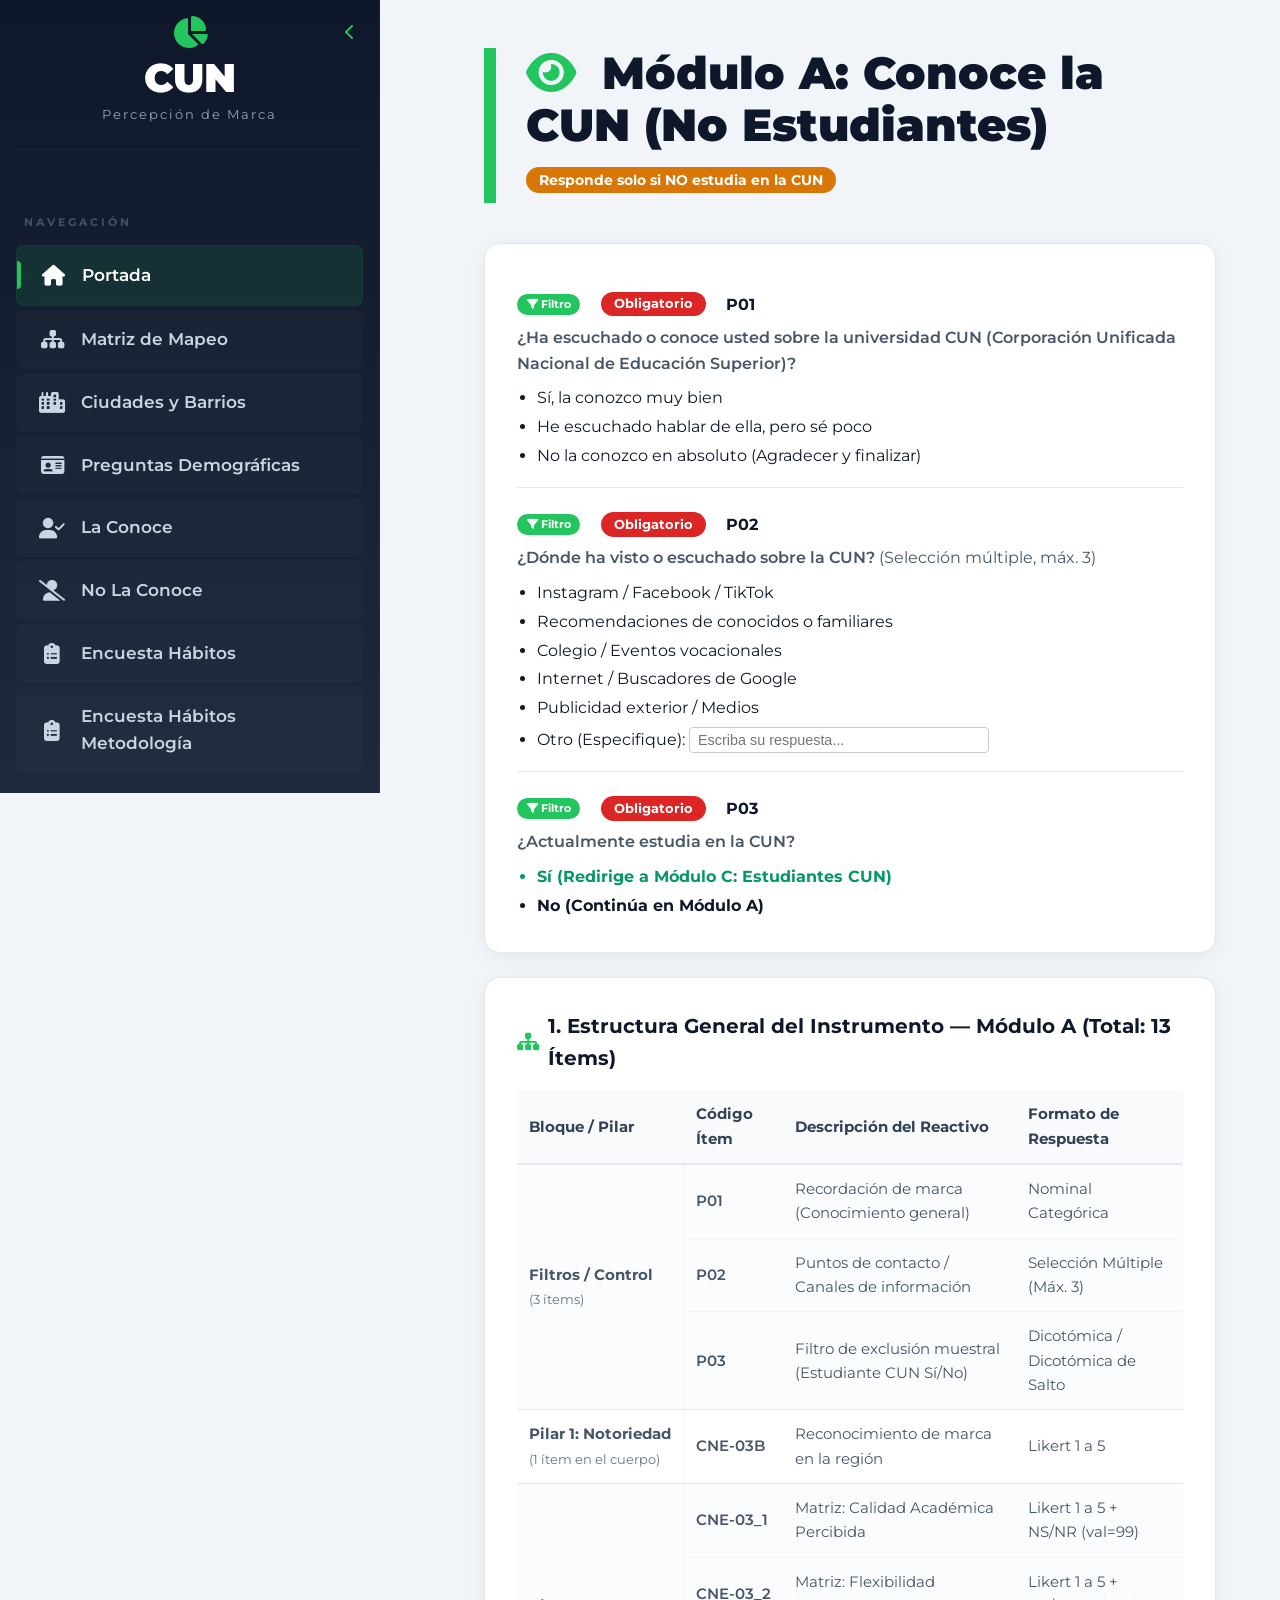
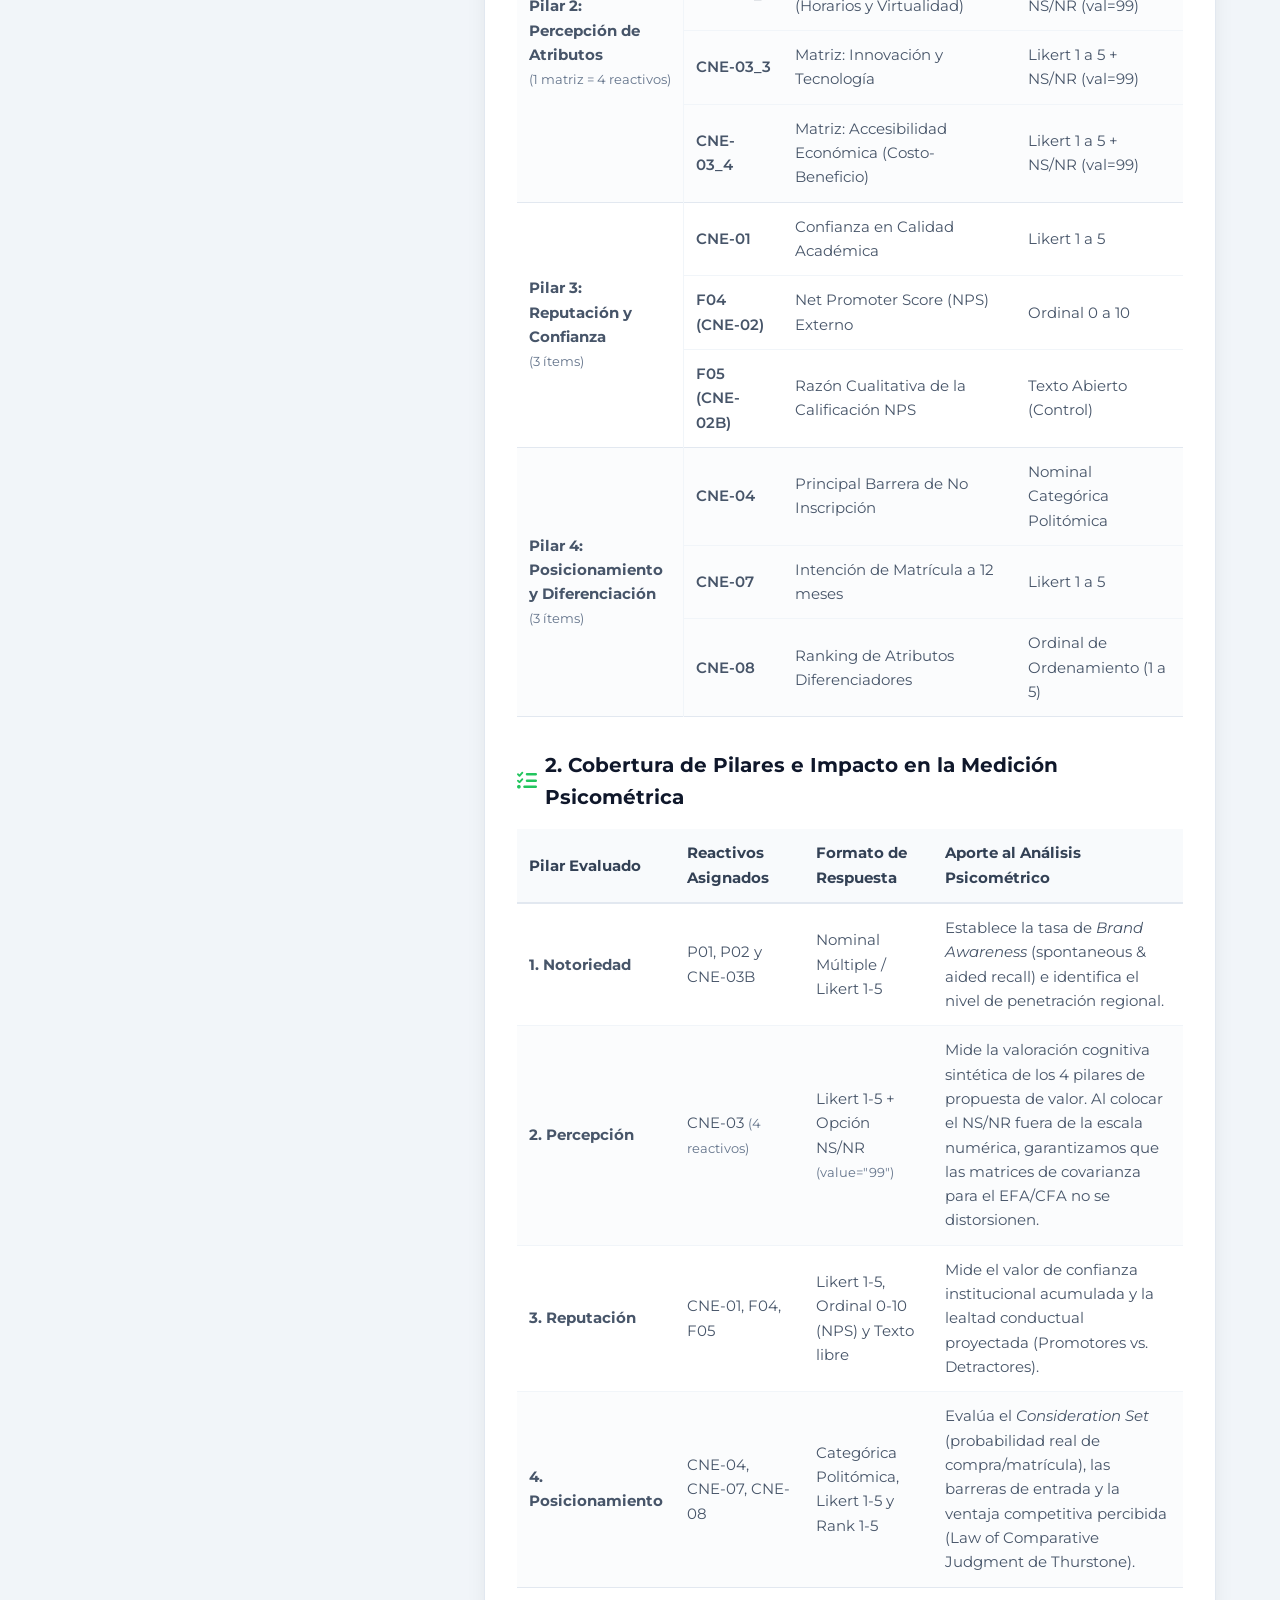
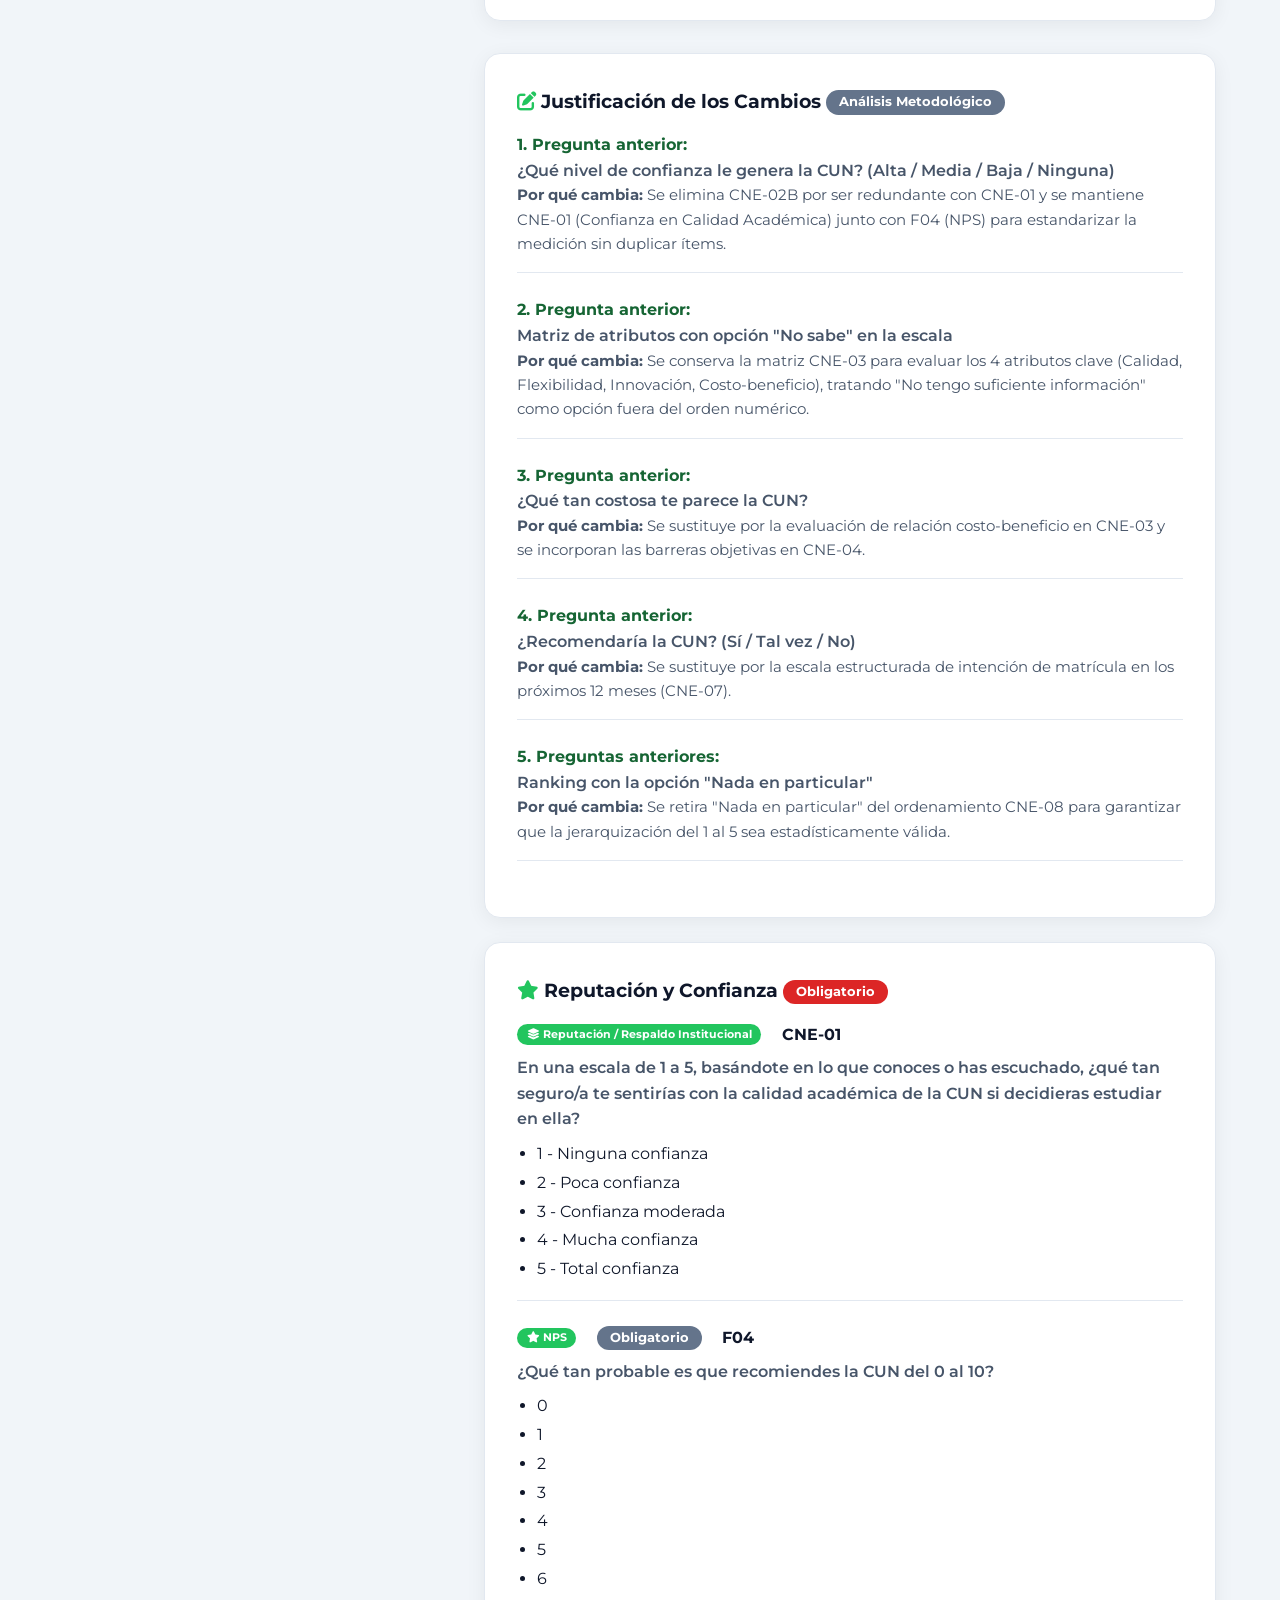
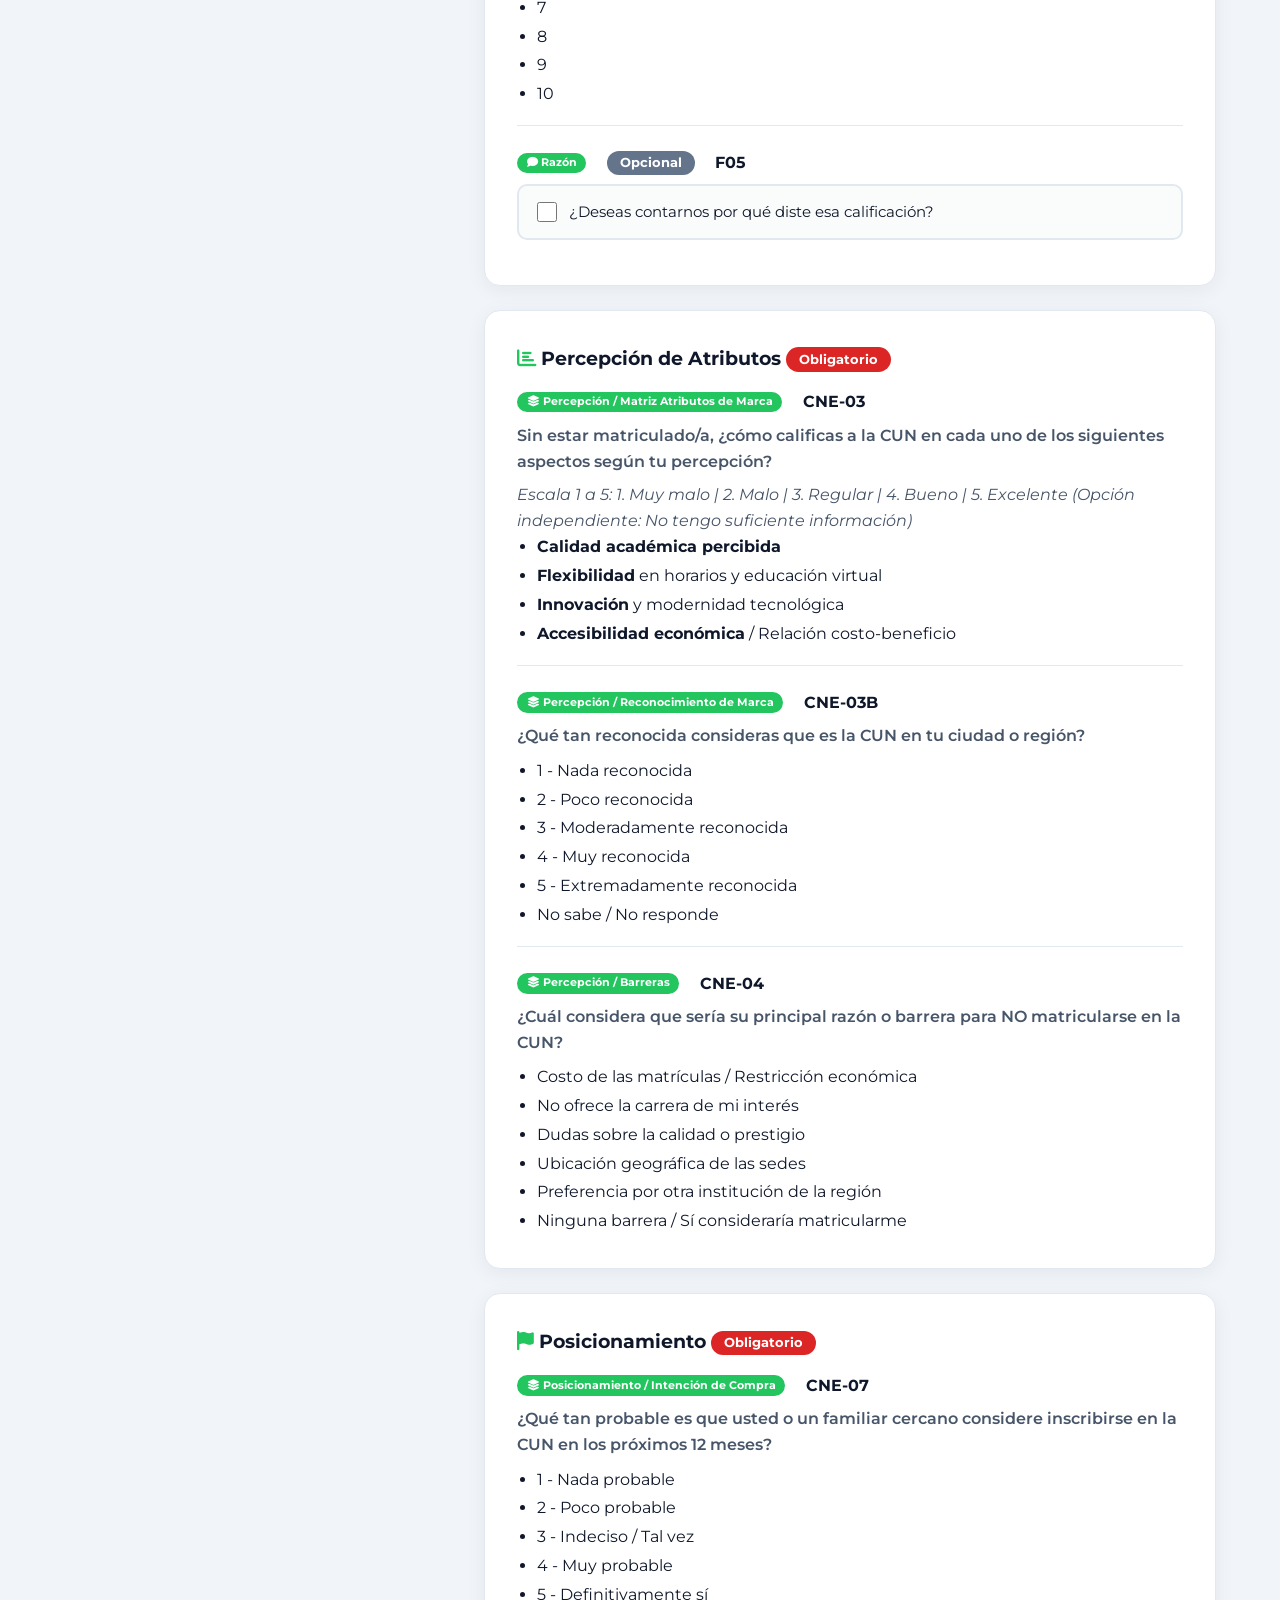
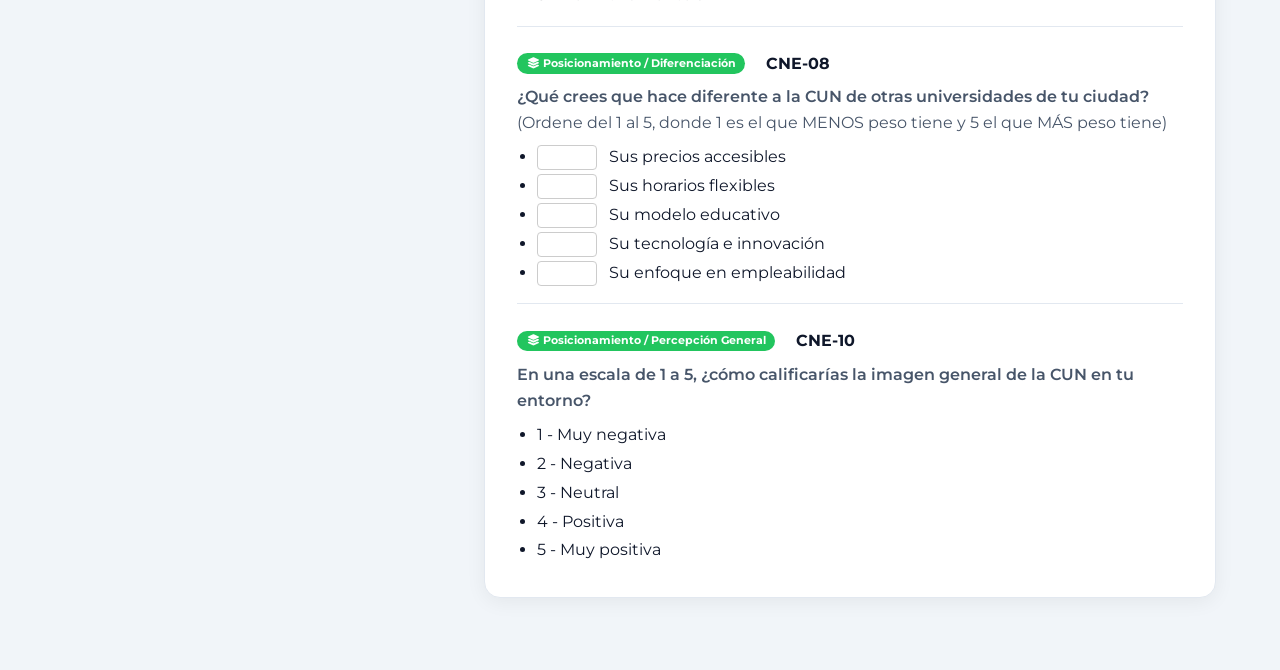
<file: pages/La_conoce.html>
<!DOCTYPE html>
<html lang="es">
<head>
    <meta charset="UTF-8">
    <meta name="viewport" content="width=device-width, initial-scale=1.0">
    <title>Módulo A: Conoce la CUN (No Estudiantes)</title>
    
    <!-- Google Fonts -->
    <link rel="preconnect" href="https://fonts.googleapis.com">
    <link rel="preconnect" href="https://fonts.gstatic.com" crossorigin>
    <link href="https://fonts.googleapis.com/css2?family=Montserrat:wght@400;500;600;700;800;900&family=Lato:wght@300;400;700&display=swap" rel="stylesheet">
    
    <!-- Font Awesome -->
    <link rel="stylesheet" href="https://cdnjs.cloudflare.com/ajax/libs/font-awesome/6.5.1/css/all.min.css">
    
    <!-- Estilos corporativos -->
    <link rel="stylesheet" href="../css/estilos.css">
    
</head>
<body>

    <!-- ============================================================
    SIDEBAR (iframe)
    ============================================================ -->
    <iframe src="../components/sidebar.html" class="sidebar-iframe"></iframe>

    <!-- ============================================================
    CONTENIDO PRINCIPAL
    ============================================================ -->
    <div class="main-content-iframe">
        
        <!-- TÍTULO PRINCIPAL -->
        <h1 class="main-title">
            <i class="fa-solid fa-eye" style="color: var(--cun-green); margin-right: 12px;"></i>
            Módulo A: Conoce la CUN (No Estudiantes)
            <span class="badge-warn" style="font-size: 0.9rem;">Responde solo si NO estudia en la CUN</span>
        </h1>

        <!-- ============================================================
        SECCIÓN 1: FILTRO INICIAL (OBLIGATORIO)
        ============================================================ -->
        <div class="card">
          
            <!-- P01: Nivel de conocimiento de la CUN -->
            <div style="margin-top: 1rem; margin-bottom: 1.5rem; padding-bottom: 1rem; border-bottom: 1px solid #e2e8f0;">
                <div style="display: flex; gap: 1rem; align-items: center; margin-bottom: 0.5rem;">
                    <span class="badge-pilar"><i class="fa-solid fa-filter"></i> Filtro</span>
                    <span class="badge-critico">Obligatorio</span>
                    <span style="font-weight: 700; color: var(--text-dark);">P01</span>
                </div>
                <p style="font-weight: 600; margin-bottom: 0.5rem;">¿Ha escuchado o conoce usted sobre la universidad CUN (Corporación Unificada Nacional de Educación Superior)?</p>
                <ul style="padding-left: 20px; line-height: 1.8;">
                    <li>Sí, la conozco muy bien</li>
                    <li>He escuchado hablar de ella, pero sé poco</li>
                    <li>No la conozco en absoluto (Agradecer y finalizar)</li>
                </ul>
            </div>

            <!-- P02: Canales de conocimiento de la CUN -->
            <div style="margin-bottom: 1.5rem; padding-bottom: 1rem; border-bottom: 1px solid #e2e8f0;">
                <div style="display: flex; gap: 1rem; align-items: center; margin-bottom: 0.5rem;">
                    <span class="badge-pilar"><i class="fa-solid fa-filter"></i> Filtro</span>
                    <span class="badge-critico">Obligatorio</span>
                    <span style="font-weight: 700; color: var(--text-dark);">P02</span>
                </div>
                <p style="font-weight: 600; margin-bottom: 0.5rem;">¿Dónde ha visto o escuchado sobre la CUN? <span style="font-weight: 400; color: var(--text-muted);">(Selección múltiple, máx. 3)</span></p>
                <ul style="padding-left: 20px; line-height: 1.8;">
                    <li>Instagram / Facebook / TikTok</li>
                    <li>Recomendaciones de conocidos o familiares</li>
                    <li>Colegio / Eventos vocacionales</li>
                    <li>Internet / Buscadores de Google</li>
                    <li>Publicidad exterior / Medios</li>
                    <li>Otro (Especifique): <input type="text" style="border:1px solid #ccc; border-radius:4px; padding:4px 8px; font-size:0.9rem; margin-top:4px; width:100%; max-width:300px;" placeholder="Escriba su respuesta..."></li>
                </ul>
            </div>

            <!-- P03: Estudiante activo de la CUN -->
            <div>
                <div style="display: flex; gap: 1rem; align-items: center; margin-bottom: 0.5rem;">
                    <span class="badge-pilar"><i class="fa-solid fa-filter"></i> Filtro</span>
                    <span class="badge-critico">Obligatorio</span>
                    <span style="font-weight: 700; color: var(--text-dark);">P03</span>
                </div>
                <p style="font-weight: 600; margin-bottom: 0.5rem;">¿Actualmente estudia en la CUN?</p>
                <ul style="padding-left: 20px; line-height: 1.8;">
                    <li style="color: #059669; font-weight: 700;">Sí (Redirige a Módulo C: Estudiantes CUN)</li>
                    <li style="font-weight: 700;">No (Continúa en Módulo A)</li>
                </ul>
            </div>
        </div>

        <!-- ============================================================
        SECCIÓN 2: ESTRUCTURA Y MATRIZ PSICOMÉTRICA DE COBERTURA
        ============================================================ -->
        <section class="card" style="margin-bottom: 2rem;">
            <!-- TABLA 1: ESTRUCTURA GENERAL DEL MÓDULO A (13 ÍTEMS) -->
            <h3 style="color: var(--text-dark, #1e293b); font-size: 1.25rem; font-weight: 700; margin-bottom: 1rem; display: flex; align-items: center; gap: 0.5rem;">
                <i class="fa-solid fa-sitemap" style="color: var(--cun-green, #059669);"></i>
                1. Estructura General del Instrumento — Módulo A (Total: 13 Ítems)
            </h3>

            <div style="overflow-x: auto; margin-bottom: 2rem;">
                <table style="width: 100%; border-collapse: collapse; text-align: left; font-size: 0.95rem;">
                    <thead>
                        <tr style="background-color: #f8fafc; border-bottom: 2px solid #e2e8f0; color: #334155;">
                            <th style="padding: 12px; width: 25%;">Bloque / Pilar</th>
                            <th style="padding: 12px; width: 15%;">Código Ítem</th>
                            <th style="padding: 12px; width: 35%;">Descripción del Reactivo</th>
                            <th style="padding: 12px; width: 25%;">Formato de Respuesta</th>
                        </tr>
                    </thead>
                    <tbody style="color: #475569;">
                        <!-- Filtros / Control -->
                        <tr style="border-bottom: 1px solid #f1f5f9; background-color: #fbfcfd;">
                            <td rowspan="3" style="padding: 12px; font-weight: 700; border-right: 1px solid #f1f5f9;">Filtros / Control<br><small style="font-weight: 400; color: #64748b;">(3 ítems)</small></td>
                            <td style="padding: 12px; font-weight: 600;">P01</td>
                            <td style="padding: 12px;">Recordación de marca (Conocimiento general)</td>
                            <td style="padding: 12px;">Nominal Categórica</td>
                        </tr>
                        <tr style="border-bottom: 1px solid #f1f5f9; background-color: #fbfcfd;">
                            <td style="padding: 12px; font-weight: 600;">P02</td>
                            <td style="padding: 12px;">Puntos de contacto / Canales de información</td>
                            <td style="padding: 12px;">Selección Múltiple (Máx. 3)</td>
                        </tr>
                        <tr style="border-bottom: 1px solid #e2e8f0; background-color: #fbfcfd;">
                            <td style="padding: 12px; font-weight: 600;">P03</td>
                            <td style="padding: 12px;">Filtro de exclusión muestral (Estudiante CUN Sí/No)</td>
                            <td style="padding: 12px;">Dicotómica / Dicotómica de Salto</td>
                        </tr>

                        <!-- Pilar 1: Notoriedad -->
                        <tr style="border-bottom: 1px solid #e2e8f0;">
                            <td style="padding: 12px; font-weight: 700; border-right: 1px solid #f1f5f9;">Pilar 1: Notoriedad<br><small style="font-weight: 400; color: #64748b;">(1 ítem en el cuerpo)</small></td>
                            <td style="padding: 12px; font-weight: 600;">CNE-03B</td>
                            <td style="padding: 12px;">Reconocimiento de marca en la región</td>
                            <td style="padding: 12px;">Likert 1 a 5</td>
                        </tr>

                        <!-- Pilar 2: Percepción de Atributos -->
                        <tr style="border-bottom: 1px solid #f1f5f9; background-color: #fbfcfd;">
                            <td rowspan="4" style="padding: 12px; font-weight: 700; border-right: 1px solid #f1f5f9;">Pilar 2: Percepción de Atributos<br><small style="font-weight: 400; color: #64748b;">(1 matriz = 4 reactivos)</small></td>
                            <td style="padding: 12px; font-weight: 600;">CNE-03_1</td>
                            <td style="padding: 12px;">Matriz: Calidad Académica Percibida</td>
                            <td style="padding: 12px;">Likert 1 a 5 + NS/NR (val=99)</td>
                        </tr>
                        <tr style="border-bottom: 1px solid #f1f5f9; background-color: #fbfcfd;">
                            <td style="padding: 12px; font-weight: 600;">CNE-03_2</td>
                            <td style="padding: 12px;">Matriz: Flexibilidad (Horarios y Virtualidad)</td>
                            <td style="padding: 12px;">Likert 1 a 5 + NS/NR (val=99)</td>
                        </tr>
                        <tr style="border-bottom: 1px solid #f1f5f9; background-color: #fbfcfd;">
                            <td style="padding: 12px; font-weight: 600;">CNE-03_3</td>
                            <td style="padding: 12px;">Matriz: Innovación y Tecnología</td>
                            <td style="padding: 12px;">Likert 1 a 5 + NS/NR (val=99)</td>
                        </tr>
                        <tr style="border-bottom: 1px solid #e2e8f0; background-color: #fbfcfd;">
                            <td style="padding: 12px; font-weight: 600;">CNE-03_4</td>
                            <td style="padding: 12px;">Matriz: Accesibilidad Económica (Costo-Beneficio)</td>
                            <td style="padding: 12px;">Likert 1 a 5 + NS/NR (val=99)</td>
                        </tr>

                        <!-- Pilar 3: Reputación y Confianza -->
                        <tr style="border-bottom: 1px solid #f1f5f9;">
                            <td rowspan="3" style="padding: 12px; font-weight: 700; border-right: 1px solid #f1f5f9;">Pilar 3: Reputación y Confianza<br><small style="font-weight: 400; color: #64748b;">(3 ítems)</small></td>
                            <td style="padding: 12px; font-weight: 600;">CNE-01</td>
                            <td style="padding: 12px;">Confianza en Calidad Académica</td>
                            <td style="padding: 12px;">Likert 1 a 5</td>
                        </tr>
                        <tr style="border-bottom: 1px solid #f1f5f9;">
                            <td style="padding: 12px; font-weight: 600;">F04 (CNE-02)</td>
                            <td style="padding: 12px;">Net Promoter Score (NPS) Externo</td>
                            <td style="padding: 12px;">Ordinal 0 a 10</td>
                        </tr>
                        <tr style="border-bottom: 1px solid #e2e8f0;">
                            <td style="padding: 12px; font-weight: 600;">F05 (CNE-02B)</td>
                            <td style="padding: 12px;">Razón Cualitativa de la Calificación NPS</td>
                            <td style="padding: 12px;">Texto Abierto (Control)</td>
                        </tr>

                        <!-- Pilar 4: Posicionamiento y Diferenciación -->
                        <tr style="border-bottom: 1px solid #f1f5f9; background-color: #fbfcfd;">
                            <td rowspan="3" style="padding: 12px; font-weight: 700; border-right: 1px solid #f1f5f9;">Pilar 4: Posicionamiento y Diferenciación<br><small style="font-weight: 400; color: #64748b;">(3 ítems)</small></td>
                            <td style="padding: 12px; font-weight: 600;">CNE-04</td>
                            <td style="padding: 12px;">Principal Barrera de No Inscripción</td>
                            <td style="padding: 12px;">Nominal Categórica Politómica</td>
                        </tr>
                        <tr style="border-bottom: 1px solid #f1f5f9; background-color: #fbfcfd;">
                            <td style="padding: 12px; font-weight: 600;">CNE-07</td>
                            <td style="padding: 12px;">Intención de Matrícula a 12 meses</td>
                            <td style="padding: 12px;">Likert 1 a 5</td>
                        </tr>
                        <tr style="border-bottom: 1px solid #e2e8f0; background-color: #fbfcfd;">
                            <td style="padding: 12px; font-weight: 600;">CNE-08</td>
                            <td style="padding: 12px;">Ranking de Atributos Diferenciadores</td>
                            <td style="padding: 12px;">Ordinal de Ordenamiento (1 a 5)</td>
                        </tr>
                    </tbody>
                </table>
            </div>

            <!-- TABLA 2: MATRIZ DE COBERTURA DE LOS 4 PILARES E IMPACTO PSICOMÉTRICO -->
            <h3 style="color: var(--text-dark, #1e293b); font-size: 1.25rem; font-weight: 700; margin-bottom: 1rem; display: flex; align-items: center; gap: 0.5rem;">
                <i class="fa-solid fa-list-check" style="color: var(--cun-green, #059669);"></i>
                2. Cobertura de Pilares e Impacto en la Medición Psicométrica
            </h3>

            <div style="overflow-x: auto;">
                <table style="width: 100%; border-collapse: collapse; text-align: left; font-size: 0.95rem;">
                    <thead>
                        <tr style="background-color: #f8fafc; border-bottom: 2px solid #e2e8f0; color: #334155;">
                            <th style="padding: 12px; width: 20%;">Pilar Evaluado</th>
                            <th style="padding: 12px; width: 20%;">Reactivos Asignados</th>
                            <th style="padding: 12px; width: 20%;">Formato de Respuesta</th>
                            <th style="padding: 12px; width: 40%;">Aporte al Análisis Psicométrico</th>
                        </tr>
                    </thead>
                    <tbody style="color: #475569;">
                        <tr style="border-bottom: 1px solid #f1f5f9;">
                            <td style="padding: 12px; font-weight: 700;">1. Notoriedad</td>
                            <td style="padding: 12px;">P01, P02 y CNE-03B</td>
                            <td style="padding: 12px;">Nominal Múltiple / Likert 1-5</td>
                            <td style="padding: 12px;">Establece la tasa de <em>Brand Awareness</em> (spontaneous &amp; aided recall) e identifica el nivel de penetración regional.</td>
                        </tr>
                        <tr style="border-bottom: 1px solid #f1f5f9; background-color: #fbfcfd;">
                            <td style="padding: 12px; font-weight: 700;">2. Percepción</td>
                            <td style="padding: 12px;">CNE-03 <small style="color: #64748b;">(4 reactivos)</small></td>
                            <td style="padding: 12px;">Likert 1-5 + Opción NS/NR <small style="color: #64748b;">(value="99")</small></td>
                            <td style="padding: 12px;">Mide la valoración cognitiva sintética de los 4 pilares de propuesta de valor. Al colocar el NS/NR fuera de la escala numérica, garantizamos que las matrices de covarianza para el EFA/CFA no se distorsionen.</td>
                        </tr>
                        <tr style="border-bottom: 1px solid #f1f5f9;">
                            <td style="padding: 12px; font-weight: 700;">3. Reputación</td>
                            <td style="padding: 12px;">CNE-01, F04, F05</td>
                            <td style="padding: 12px;">Likert 1-5, Ordinal 0-10 (NPS) y Texto libre</td>
                            <td style="padding: 12px;">Mide el valor de confianza institucional acumulada y la lealtad conductual proyectada (Promotores vs. Detractores).</td>
                        </tr>
                        <tr style="border-bottom: 1px solid #e2e8f0; background-color: #fbfcfd;">
                            <td style="padding: 12px; font-weight: 700;">4. Posicionamiento</td>
                            <td style="padding: 12px;">CNE-04, CNE-07, CNE-08</td>
                            <td style="padding: 12px;">Categórica Politómica, Likert 1-5 y Rank 1-5</td>
                            <td style="padding: 12px;">Evalúa el <em>Consideration Set</em> (probabilidad real de compra/matrícula), las barreras de entrada y la ventaja competitiva percibida (Law of Comparative Judgment de Thurstone).</td>
                        </tr>
                    </tbody>
                </table>
            </div>
        </section>

        <!-- ============================================================
        SECCIÓN 3: JUSTIFICACIÓN DE LOS CAMBIOS (ANÁLISIS METODOLÓGICO)
        ============================================================ -->
        <div class="card">
            <h4>
                <i class="fa-solid fa-pen-to-square" style="color: var(--cun-green);"></i>
                Justificación de los Cambios
                <span class="badge-neutral">Análisis Metodológico</span>
            </h4>

            <div style="margin-top: 1rem;">

                <!-- Justificación 1 -->
                <div style="margin-bottom: 1.5rem; padding-bottom: 1rem; border-bottom: 1px solid #e2e8f0;">
                    <p style="font-weight: 700; color: var(--cun-green-dark);">1. Pregunta anterior:</p>
                    <p style="font-weight: 600;">¿Qué nivel de confianza le genera la CUN? (Alta / Media / Baja / Ninguna)</p>
                    <p style="color: var(--text-muted); font-size: 0.95rem;">
                        <strong>Por qué cambia:</strong> Se elimina CNE-02B por ser redundante con CNE-01 y se mantiene CNE-01 (Confianza en Calidad Académica) junto con F04 (NPS) para estandarizar la medición sin duplicar ítems.
                    </p>
                </div>

                <!-- Justificación 2 -->
                <div style="margin-bottom: 1.5rem; padding-bottom: 1rem; border-bottom: 1px solid #e2e8f0;">
                    <p style="font-weight: 700; color: var(--cun-green-dark);">2. Pregunta anterior:</p>
                    <p style="font-weight: 600;">Matriz de atributos con opción "No sabe" en la escala</p>
                    <p style="color: var(--text-muted); font-size: 0.95rem;">
                        <strong>Por qué cambia:</strong> Se conserva la matriz CNE-03 para evaluar los 4 atributos clave (Calidad, Flexibilidad, Innovación, Costo-beneficio), tratando "No tengo suficiente información" como opción fuera del orden numérico.
                    </p>
                </div>

                <!-- Justificación 3 -->
                <div style="margin-bottom: 1.5rem; padding-bottom: 1rem; border-bottom: 1px solid #e2e8f0;">
                    <p style="font-weight: 700; color: var(--cun-green-dark);">3. Pregunta anterior:</p>
                    <p style="font-weight: 600;">¿Qué tan costosa te parece la CUN?</p>
                    <p style="color: var(--text-muted); font-size: 0.95rem;">
                        <strong>Por qué cambia:</strong> Se sustituye por la evaluación de relación costo-beneficio en CNE-03 y se incorporan las barreras objetivas en CNE-04.
                    </p>
                </div>

                <!-- Justificación 4 -->
                <div style="margin-bottom: 1.5rem; padding-bottom: 1rem; border-bottom: 1px solid #e2e8f0;">
                    <p style="font-weight: 700; color: var(--cun-green-dark);">4. Pregunta anterior:</p>
                    <p style="font-weight: 600;">¿Recomendaría la CUN? (Sí / Tal vez / No)</p>
                    <p style="color: var(--text-muted); font-size: 0.95rem;">
                        <strong>Por qué cambia:</strong> Se sustituye por la escala estructurada de intención de matrícula en los próximos 12 meses (CNE-07).
                    </p>
                </div>

                <!-- Justificación 5 -->
                <div style="margin-bottom: 1.5rem; padding-bottom: 1rem; border-bottom: 1px solid #e2e8f0;">
                    <p style="font-weight: 700; color: var(--cun-green-dark);">5. Preguntas anteriores:</p>
                    <p style="font-weight: 600;">Ranking con la opción "Nada en particular"</p>
                    <p style="color: var(--text-muted); font-size: 0.95rem;">
                        <strong>Por qué cambia:</strong> Se retira "Nada en particular" del ordenamiento CNE-08 para garantizar que la jerarquización del 1 al 5 sea estadísticamente válida.
                    </p>
                </div>

            </div>
        </div>

        <!-- ============================================================
        SECCIÓN 4: CUESTIONARIO MÓDULO A (CNE-01 a CNE-08)
        ============================================================ -->
        
        <!-- ============================================================
        BLOQUE 1: REPUTACIÓN Y CONFIANZA (CNE-01, F04, F05)
        ============================================================ -->
        <div class="card">
            <h4>
                <i class="fa-solid fa-star" style="color: var(--cun-green);"></i> 
                Reputación y Confianza
                <span class="badge-critico">Obligatorio</span>
            </h4>

            <!-- CNE-01: Seguridad en calidad académica -->
            <div style="margin-top: 1rem; margin-bottom: 1.5rem; padding-bottom: 1rem; border-bottom: 1px solid #e2e8f0;">
                <div style="display: flex; gap: 1rem; align-items: center; margin-bottom: 0.5rem;">
                    <span class="badge-pilar"><i class="fa-solid fa-layer-group"></i> Reputación / Respaldo Institucional</span>
                    <span style="font-weight: 700; color: var(--text-dark);">CNE-01</span>
                </div>
                <p style="font-weight: 600; margin-bottom: 0.5rem;">En una escala de 1 a 5, basándote en lo que conoces o has escuchado, ¿qué tan seguro/a te sentirías con la calidad académica de la CUN si decidieras estudiar en ella?</p>
                <ul style="padding-left: 20px; line-height: 1.8;">
                    <li>1 - Ninguna confianza</li>
                    <li>2 - Poca confianza</li>
                    <li>3 - Confianza moderada</li>
                    <li>4 - Mucha confianza</li>
                    <li>5 - Total confianza</li>
                </ul>
            </div>

            <!-- NPS -->
            <div style="margin-bottom: 1.5rem; padding-bottom: 1rem; border-bottom: 1px solid #e2e8f0;">
                <div style="display: flex; gap: 1rem; align-items: center; margin-bottom: 0.5rem;">
                    <span class="badge-pilar"><i class="fa-solid fa-star"></i> NPS</span>
                    <span class="badge-neutral">Obligatorio</span>
                    <span style="font-weight: 700; color: var(--text-dark);">F04</span>
                </div>
                <p style="font-weight: 600; margin-bottom: 0.5rem;">¿Qué tan probable es que recomiendes la CUN del 0 al 10?</p>
                <ul style="padding-left: 20px; line-height: 1.8;">
                    <li>0</li>
                    <li>1</li>
                    <li>2</li>
                    <li>3</li>
                    <li>4</li>
                    <li>5</li>
                    <li>6</li>
                    <li>7</li>
                    <li>8</li>
                    <li>9</li>
                    <li>10</li>
                </ul>
            </div>

            <!-- Razón de la calificación -->
            <div>
                <div style="display: flex; gap: 1rem; align-items: center; margin-bottom: 0.5rem;">
                    <span class="badge-pilar"><i class="fa-solid fa-comment"></i> Razón</span>
                    <span class="badge-neutral">Opcional</span>
                    <span style="font-weight: 700; color: var(--text-dark);">F05</span>
                </div>

                <label style="display: flex; align-items: flex-start; gap: 12px; padding: 14px 18px; background: #fafcfb; border: 2px solid #e2e8f0; border-radius: 10px; cursor: pointer; margin-bottom: 0.8rem;">
                    <input type="checkbox" id="habilitar_razon" style="width: 20px; height: 20px; margin-top: 2px; accent-color: var(--cun-green); cursor: pointer; flex-shrink: 0;">
                    <span style="font-size: 0.95rem; color: var(--text-dark);">
                        ¿Deseas contarnos por qué diste esa calificación?
                    </span>
                </label>

                <div id="bloque_razon" style="display: none;">
                    <p style="font-weight: 600; margin-bottom: 0.5rem;">¿Por qué diste esa calificación?</p>
                    <textarea id="razon_nps" name="razon_nps" rows="4" placeholder="Escribe aquí tu respuesta..." style="width: 100%; padding: 12px; border: 2px solid #e2e8f0; border-radius: 10px; font-family: inherit; font-size: 0.95rem; resize: vertical;"></textarea>
                </div>
            </div>

            <script>
                const checkRazon = document.getElementById('habilitar_razon');
                const bloqueRazon = document.getElementById('bloque_razon');

                checkRazon.addEventListener('change', () => {
                    if (checkRazon.checked) {
                        bloqueRazon.style.display = 'block';
                    } else {
                        bloqueRazon.style.display = 'none';
                        document.getElementById('razon_nps').value = '';
                    }
                });
            </script>
        </div>

        <!-- ============================================================
        BLOQUE 2: PERCEPCIÓN DE ATRIBUTOS (CNE-03, CNE-03B, CNE-04)
        ============================================================ -->
        <div class="card">
            <h4>
                <i class="fa-solid fa-chart-bar" style="color: var(--cun-green);"></i> 
                Percepción de Atributos
                <span class="badge-critico">Obligatorio</span>
            </h4>

            <!-- CNE-03: Matriz de atributos de marca -->
            <div style="margin-top: 1rem; margin-bottom: 1.5rem; padding-bottom: 1rem; border-bottom: 1px solid #e2e8f0;">
                <div style="display: flex; gap: 1rem; align-items: center; margin-bottom: 0.5rem;">
                    <span class="badge-pilar"><i class="fa-solid fa-layer-group"></i> Percepción / Matriz Atributos de Marca</span>
                    <span style="font-weight: 700; color: var(--text-dark);">CNE-03</span>
                </div>
                <p style="font-weight: 600; margin-bottom: 0.5rem;">Sin estar matriculado/a, ¿cómo calificas a la CUN en cada uno de los siguientes aspectos según tu percepción?</p>
                <p style="color: var(--text-muted);"><em>Escala 1 a 5: 1. Muy malo | 2. Malo | 3. Regular | 4. Bueno | 5. Excelente (Opción independiente: No tengo suficiente información)</em></p>
                <ul style="padding-left: 20px; line-height: 1.8;">
                    <li><strong>Calidad académica percibida</strong></li>
                    <li><strong>Flexibilidad</strong> en horarios y educación virtual</li>
                    <li><strong>Innovación</strong> y modernidad tecnológica</li>
                    <li><strong>Accesibilidad económica</strong> / Relación costo-beneficio</li>
                </ul>
            </div>

            <!-- CNE-03B: Reconocimiento de marca -->
            <div style="margin-bottom: 1.5rem; padding-bottom: 1rem; border-bottom: 1px solid #e2e8f0;">
                <div style="display: flex; gap: 1rem; align-items: center; margin-bottom: 0.5rem;">
                    <span class="badge-pilar"><i class="fa-solid fa-layer-group"></i> Percepción / Reconocimiento de Marca</span>
                    <span style="font-weight: 700; color: var(--text-dark);">CNE-03B</span>
                </div>
                <p style="font-weight: 600; margin-bottom: 0.5rem;">¿Qué tan reconocida consideras que es la CUN en tu ciudad o región?</p>
                <ul style="padding-left: 20px; line-height: 1.8;">
                    <li>1 - Nada reconocida</li>
                    <li>2 - Poco reconocida</li>
                    <li>3 - Moderadamente reconocida</li>
                    <li>4 - Muy reconocida</li>
                    <li>5 - Extremadamente reconocida</li>
                    <li>No sabe / No responde</li>
                </ul>
            </div>

            <!-- CNE-04: Barreras de inscripción -->
            <div>
                <div style="display: flex; gap: 1rem; align-items: center; margin-bottom: 0.5rem;">
                    <span class="badge-pilar"><i class="fa-solid fa-layer-group"></i> Percepción / Barreras</span>
                    <span style="font-weight: 700; color: var(--text-dark);">CNE-04</span>
                </div>
                <p style="font-weight: 600; margin-bottom: 0.5rem;">¿Cuál considera que sería su principal razón o barrera para NO matricularse en la CUN?</p>
                <ul style="padding-left: 20px; line-height: 1.8;">
                    <li>Costo de las matrículas / Restricción económica</li>
                    <li>No ofrece la carrera de mi interés</li>
                    <li>Dudas sobre la calidad o prestigio</li>
                    <li>Ubicación geográfica de las sedes</li>
                    <li>Preferencia por otra institución de la región</li>
                    <li>Ninguna barrera / Sí consideraría matricularme</li>
                </ul>
            </div>
            
        </div>

        <!-- ============================================================
        BLOQUE 3: POSICIONAMIENTO (CNE-07, CNE-08, CNE-10)
        ============================================================ -->
        <div class="card">
            <h4>
                <i class="fa-solid fa-flag" style="color: var(--cun-green);"></i> 
                Posicionamiento
                <span class="badge-critico">Obligatorio</span>
            </h4>

            <!-- CNE-07: Intención de compra -->
            <div style="margin-top: 1rem; margin-bottom: 1.5rem; padding-bottom: 1rem; border-bottom: 1px solid #e2e8f0;">
                <div style="display: flex; gap: 1rem; align-items: center; margin-bottom: 0.5rem;">
                    <span class="badge-pilar"><i class="fa-solid fa-layer-group"></i> Posicionamiento / Intención de Compra</span>
                    <span style="font-weight: 700; color: var(--text-dark);">CNE-07</span>
                </div>
                <p style="font-weight: 600; margin-bottom: 0.5rem;">¿Qué tan probable es que usted o un familiar cercano considere inscribirse en la CUN en los próximos 12 meses?</p>
                <ul style="padding-left: 20px; line-height: 1.8;">
                    <li>1 - Nada probable</li>
                    <li>2 - Poco probable</li>
                    <li>3 - Indeciso / Tal vez</li>
                    <li>4 - Muy probable</li>
                    <li>5 - Definitivamente sí</li>
                </ul>
            </div>

            <!-- CNE-08: Ranking de diferenciación (1 al 5) -->
            <div style="margin-bottom: 1.5rem; padding-bottom: 1rem; border-bottom: 1px solid #e2e8f0;">
                <div style="display: flex; gap: 1rem; align-items: center; margin-bottom: 0.5rem;">
                    <span class="badge-pilar"><i class="fa-solid fa-layer-group"></i> Posicionamiento / Diferenciación</span>
                    <span style="font-weight: 700; color: var(--text-dark);">CNE-08</span>
                </div>
                <p style="font-weight: 600; margin-bottom: 0.5rem;">¿Qué crees que hace diferente a la CUN de otras universidades de tu ciudad? <span style="font-weight: 400; color: var(--text-muted);">(Ordene del 1 al 5, donde 1 es el que MENOS peso tiene y 5 el que MÁS peso tiene)</span></p>
                <ul style="padding-left: 20px; line-height: 1.8;">
                    <li><input type="number" min="1" max="5" style="width:60px; border:1px solid #ccc; border-radius:4px; padding:4px; margin-right:8px;"> Sus precios accesibles</li>
                    <li><input type="number" min="1" max="5" style="width:60px; border:1px solid #ccc; border-radius:4px; padding:4px; margin-right:8px;"> Sus horarios flexibles</li>
                    <li><input type="number" min="1" max="5" style="width:60px; border:1px solid #ccc; border-radius:4px; padding:4px; margin-right:8px;"> Su modelo educativo</li>
                    <li><input type="number" min="1" max="5" style="width:60px; border:1px solid #ccc; border-radius:4px; padding:4px; margin-right:8px;"> Su tecnología e innovación</li>
                    <li><input type="number" min="1" max="5" style="width:60px; border:1px solid #ccc; border-radius:4px; padding:4px; margin-right:8px;"> Su enfoque en empleabilidad</li>
                </ul>
            </div>

            <!-- CNE-10: Percepción general de imagen -->
            <div>
                <div style="display: flex; gap: 1rem; align-items: center; margin-bottom: 0.5rem;">
                    <span class="badge-pilar"><i class="fa-solid fa-layer-group"></i> Posicionamiento / Percepción General</span>
                    <span style="font-weight: 700; color: var(--text-dark);">CNE-10</span>
                </div>
                <p style="font-weight: 600; margin-bottom: 0.5rem;">En una escala de 1 a 5, ¿cómo calificarías la imagen general de la CUN en tu entorno?</p>
                <ul style="padding-left: 20px; line-height: 1.8;">
                    <li>1 - Muy negativa</li>
                    <li>2 - Negativa</li>
                    <li>3 - Neutral</li>
                    <li>4 - Positiva</li>
                    <li>5 - Muy positiva</li>
                </ul>
            </div>

        </div>

    </div>

</body>
</html>
</file>
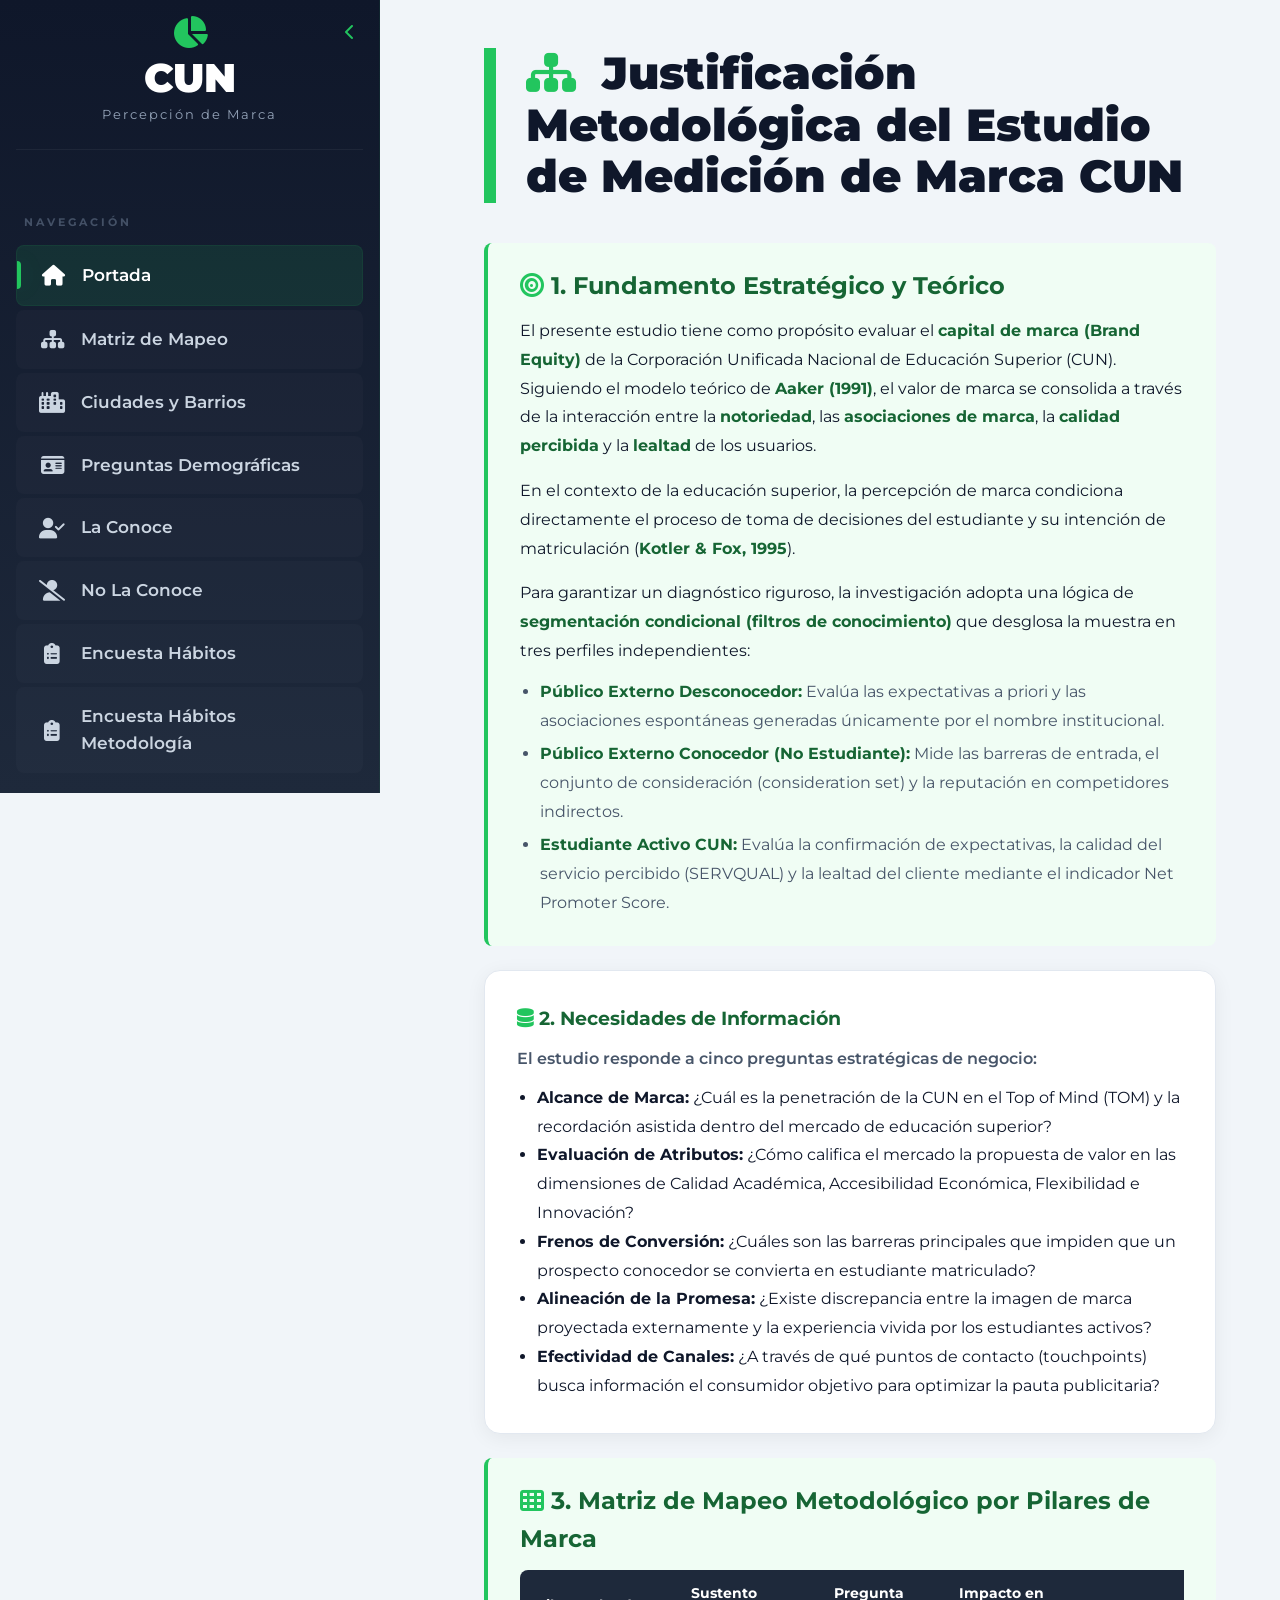
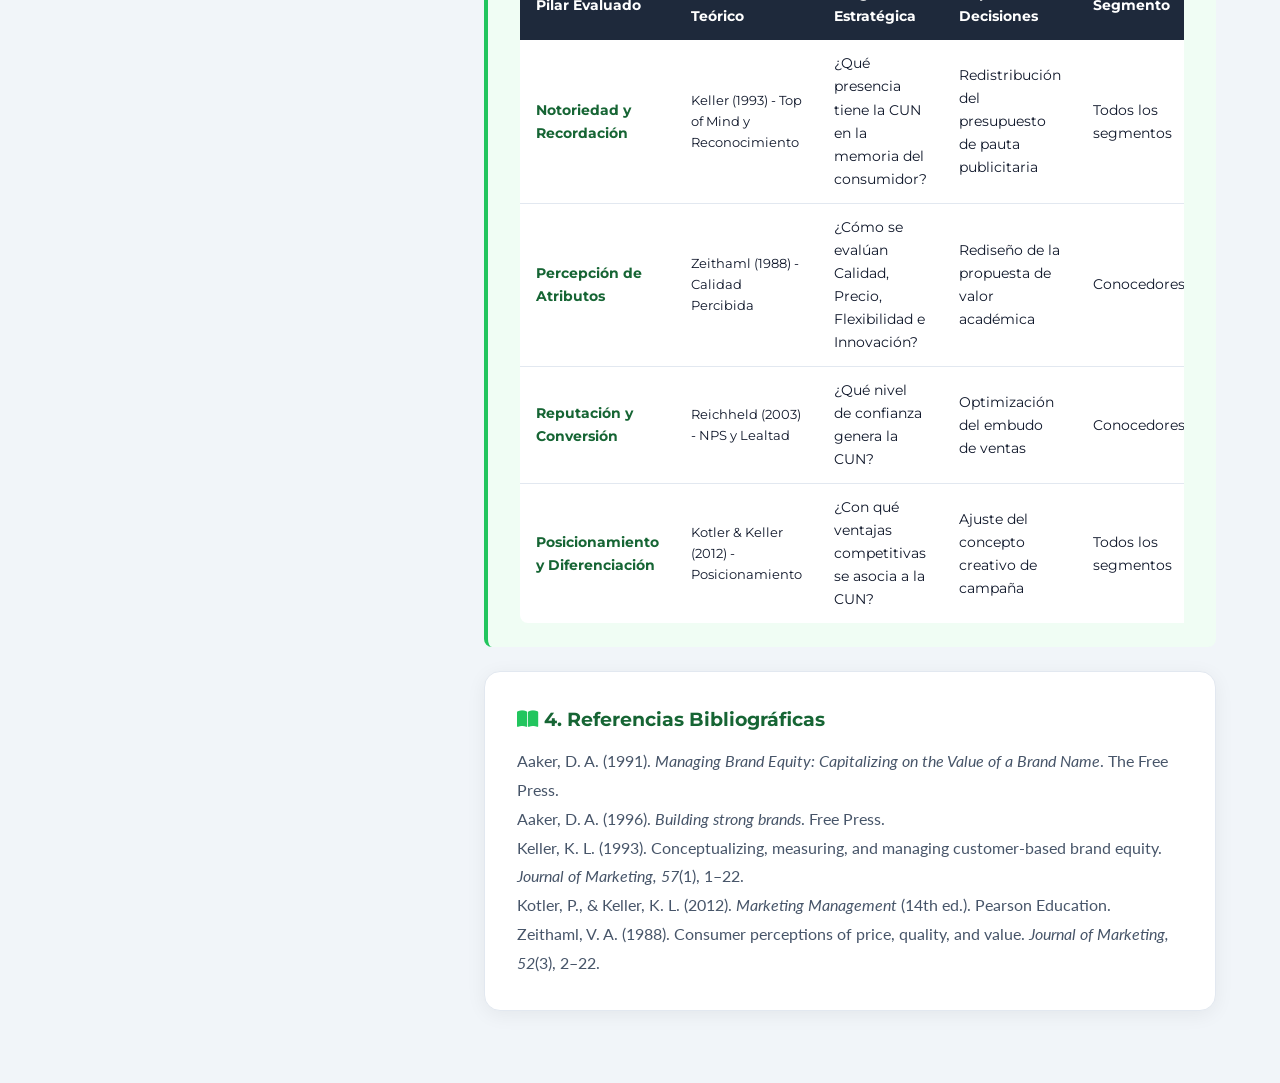
<file: pages/Matriz_de_mapeo.html>
<!DOCTYPE html>
<html lang="es">
<head>
    <meta charset="UTF-8">
    <meta name="viewport" content="width=device-width, initial-scale=1.0">
    <title>Matriz de Mapeo - Justificación Metodológica</title>

    <link rel="preconnect" href="https://fonts.googleapis.com">
    <link rel="preconnect" href="https://fonts.gstatic.com" crossorigin>
    <link href="https://fonts.googleapis.com/css2?family=Montserrat:wght@400;500;600;700;800;900&family=Lato:wght@300;400;700&display=swap" rel="stylesheet">
    <link rel="stylesheet" href="https://cdnjs.cloudflare.com/ajax/libs/font-awesome/6.5.1/css/all.min.css">
    <link rel="stylesheet" href="../css/estilos.css">
</head>
<body>

    <!-- ============================================================
    SIDEBAR (iframe)
    ============================================================ -->
    <iframe src="../components/sidebar.html" class="sidebar-iframe"></iframe>

    <!-- ============================================================
    CONTENIDO PRINCIPAL
    ============================================================ -->
    <div class="main-content">

        <h1 class="main-title">
            <i class="fa-solid fa-sitemap" style="color: var(--cun-green); margin-right: 12px;"></i>
            Justificación Metodológica del Estudio de Medición de Marca CUN
        </h1>

        <!-- BLOQUE 1: FUNDAMENTO ESTRATÉGICO -->
        <div class="highlight">
            <h2 style="color: var(--cun-green-dark); margin-bottom: 12px;">
                <i class="fa-solid fa-bullseye" style="color: var(--cun-green);"></i>
                1. Fundamento Estratégico y Teórico
            </h2>

            <p style="font-size: 1rem; line-height: 1.8; margin-bottom: 16px;">
                El presente estudio tiene como propósito evaluar el <strong>capital de marca (Brand Equity)</strong> de la Corporación Unificada Nacional de Educación Superior (CUN). Siguiendo el modelo teórico de <strong>Aaker (1991)</strong>, el valor de marca se consolida a través de la interacción entre la <strong>notoriedad</strong>, las <strong>asociaciones de marca</strong>, la <strong>calidad percibida</strong> y la <strong>lealtad</strong> de los usuarios.
            </p>

            <p style="font-size: 1rem; line-height: 1.8; margin-bottom: 16px;">
                En el contexto de la educación superior, la percepción de marca condiciona directamente el proceso de toma de decisiones del estudiante y su intención de matriculación (<strong>Kotler & Fox, 1995</strong>).
            </p>

            <p style="font-size: 1rem; line-height: 1.8;">
                Para garantizar un diagnóstico riguroso, la investigación adopta una lógica de <strong>segmentación condicional (filtros de conocimiento)</strong> que desglosa la muestra en tres perfiles independientes:
            </p>

            <ul style="font-size: 1rem; line-height: 1.8; padding-left: 20px; margin-top: 12px;">
                <li><strong>Público Externo Desconocedor:</strong> Evalúa las expectativas a priori y las asociaciones espontáneas generadas únicamente por el nombre institucional.</li>
                <li><strong>Público Externo Conocedor (No Estudiante):</strong> Mide las barreras de entrada, el conjunto de consideración (consideration set) y la reputación en competidores indirectos.</li>
                <li><strong>Estudiante Activo CUN:</strong> Evalúa la confirmación de expectativas, la calidad del servicio percibido (SERVQUAL) y la lealtad del cliente mediante el indicador Net Promoter Score.</li>
            </ul>
        </div>

        <!-- BLOQUE 2: NECESIDADES DE INFORMACIÓN -->
        <div class="card" style="margin: 1.5rem 0;">
            <h4 style="color: var(--cun-green-dark);">
                <i class="fa-solid fa-database" style="color: var(--cun-green);"></i>
                2. Necesidades de Información
            </h4>

            <p style="font-weight: 600; margin: 12px 0;">
                El estudio responde a cinco preguntas estratégicas de negocio:
            </p>

            <ul style="padding-left: 20px; line-height: 1.8;">
                <li>
                    <strong>Alcance de Marca:</strong> ¿Cuál es la penetración de la CUN en el Top of Mind (TOM) y la recordación asistida dentro del mercado de educación superior?
                </li>
                <li>
                    <strong>Evaluación de Atributos:</strong> ¿Cómo califica el mercado la propuesta de valor en las dimensiones de Calidad Académica, Accesibilidad Económica, Flexibilidad e Innovación?
                </li>
                <li>
                    <strong>Frenos de Conversión:</strong> ¿Cuáles son las barreras principales que impiden que un prospecto conocedor se convierta en estudiante matriculado?
                </li>
                <li>
                    <strong>Alineación de la Promesa:</strong> ¿Existe discrepancia entre la imagen de marca proyectada externamente y la experiencia vivida por los estudiantes activos?
                </li>
                <li>
                    <strong>Efectividad de Canales:</strong> ¿A través de qué puntos de contacto (touchpoints) busca información el consumidor objetivo para optimizar la pauta publicitaria?
                </li>
            </ul>
        </div>

        <!-- BLOQUE 3: MATRIZ DE MAPEO METODOLÓGICO -->
        <div class="highlight" style="margin: 1.5rem 0;">
            <h2 style="color: var(--cun-green-dark); margin-bottom: 12px;">
                <i class="fa-solid fa-th" style="color: var(--cun-green);"></i>
                3. Matriz de Mapeo Metodológico por Pilares de Marca
            </h2>

            <div style="overflow-x: auto;">
                <table style="width: 100%; border-collapse: collapse; font-size: 0.9rem; background: white; border-radius: 8px; overflow: hidden;">
                    <thead>
                        <tr style="background: var(--cun-gray-dark); color: white;">
                            <th style="padding: 12px 16px; text-align: left;">Pilar Evaluado</th>
                            <th style="padding: 12px 16px; text-align: left;">Sustento Teórico</th>
                            <th style="padding: 12px 16px; text-align: left;">Pregunta Estratégica</th>
                            <th style="padding: 12px 16px; text-align: left;">Impacto en Decisiones</th>
                            <th style="padding: 12px 16px; text-align: left;">Segmento</th>
                        </tr>
                    </thead>
                    <tbody>
                        <tr style="border-bottom: 1px solid #e2e8f0;">
                            <td style="padding: 12px 16px;"><strong>Notoriedad y Recordación</strong></td>
                            <td style="padding: 12px 16px; font-size: 0.82rem;">Keller (1993) - Top of Mind y Reconocimiento</td>
                            <td style="padding: 12px 16px;">¿Qué presencia tiene la CUN en la memoria del consumidor?</td>
                            <td style="padding: 12px 16px;">Redistribución del presupuesto de pauta publicitaria</td>
                            <td style="padding: 12px 16px;">Todos los segmentos</td>
                        </tr>
                        <tr style="border-bottom: 1px solid #e2e8f0;">
                            <td style="padding: 12px 16px;"><strong>Percepción de Atributos</strong></td>
                            <td style="padding: 12px 16px; font-size: 0.82rem;">Zeithaml (1988) - Calidad Percibida</td>
                            <td style="padding: 12px 16px;">¿Cómo se evalúan Calidad, Precio, Flexibilidad e Innovación?</td>
                            <td style="padding: 12px 16px;">Rediseño de la propuesta de valor académica</td>
                            <td style="padding: 12px 16px;">Conocedores</td>
                        </tr>
                        <tr style="border-bottom: 1px solid #e2e8f0;">
                            <td style="padding: 12px 16px;"><strong>Reputación y Conversión</strong></td>
                            <td style="padding: 12px 16px; font-size: 0.82rem;">Reichheld (2003) - NPS y Lealtad</td>
                            <td style="padding: 12px 16px;">¿Qué nivel de confianza genera la CUN?</td>
                            <td style="padding: 12px 16px;">Optimización del embudo de ventas</td>
                            <td style="padding: 12px 16px;">Conocedores</td>
                        </tr>
                        <tr>
                            <td style="padding: 12px 16px;"><strong>Posicionamiento y Diferenciación</strong></td>
                            <td style="padding: 12px 16px; font-size: 0.82rem;">Kotler & Keller (2012) - Posicionamiento</td>
                            <td style="padding: 12px 16px;">¿Con qué ventajas competitivas se asocia a la CUN?</td>
                            <td style="padding: 12px 16px;">Ajuste del concepto creativo de campaña</td>
                            <td style="padding: 12px 16px;">Todos los segmentos</td>
                        </tr>
                    </tbody>
                </table>
            </div>
        </div>

        <!-- BLOQUE 4: REFERENCIAS BIBLIOGRÁFICAS -->
        <div class="card" style="margin: 1.5rem 0;">
            <h4 style="color: var(--cun-green-dark);">
                <i class="fa-solid fa-book-open" style="color: var(--cun-green);"></i>
                4. Referencias Bibliográficas
            </h4>

            <div style="font-family: 'Lato', sans-serif; font-size: 0.9rem; line-height: 1.8; margin-top: 12px;">
                <p>Aaker, D. A. (1991). <em>Managing Brand Equity: Capitalizing on the Value of a Brand Name</em>. The Free Press.</p>
                <p>Aaker, D. A. (1996). <em>Building strong brands</em>. Free Press.</p>
                <p>Keller, K. L. (1993). Conceptualizing, measuring, and managing customer-based brand equity. <em>Journal of Marketing, 57</em>(1), 1–22.</p>
                <p>Kotler, P., &amp; Keller, K. L. (2012). <em>Marketing Management</em> (14th ed.). Pearson Education.</p>
                <p>Zeithaml, V. A. (1988). Consumer perceptions of price, quality, and value. <em>Journal of Marketing, 52</em>(3), 2–22.</p>
            </div>
        </div>

    </div>

</body>
</html>
</file>
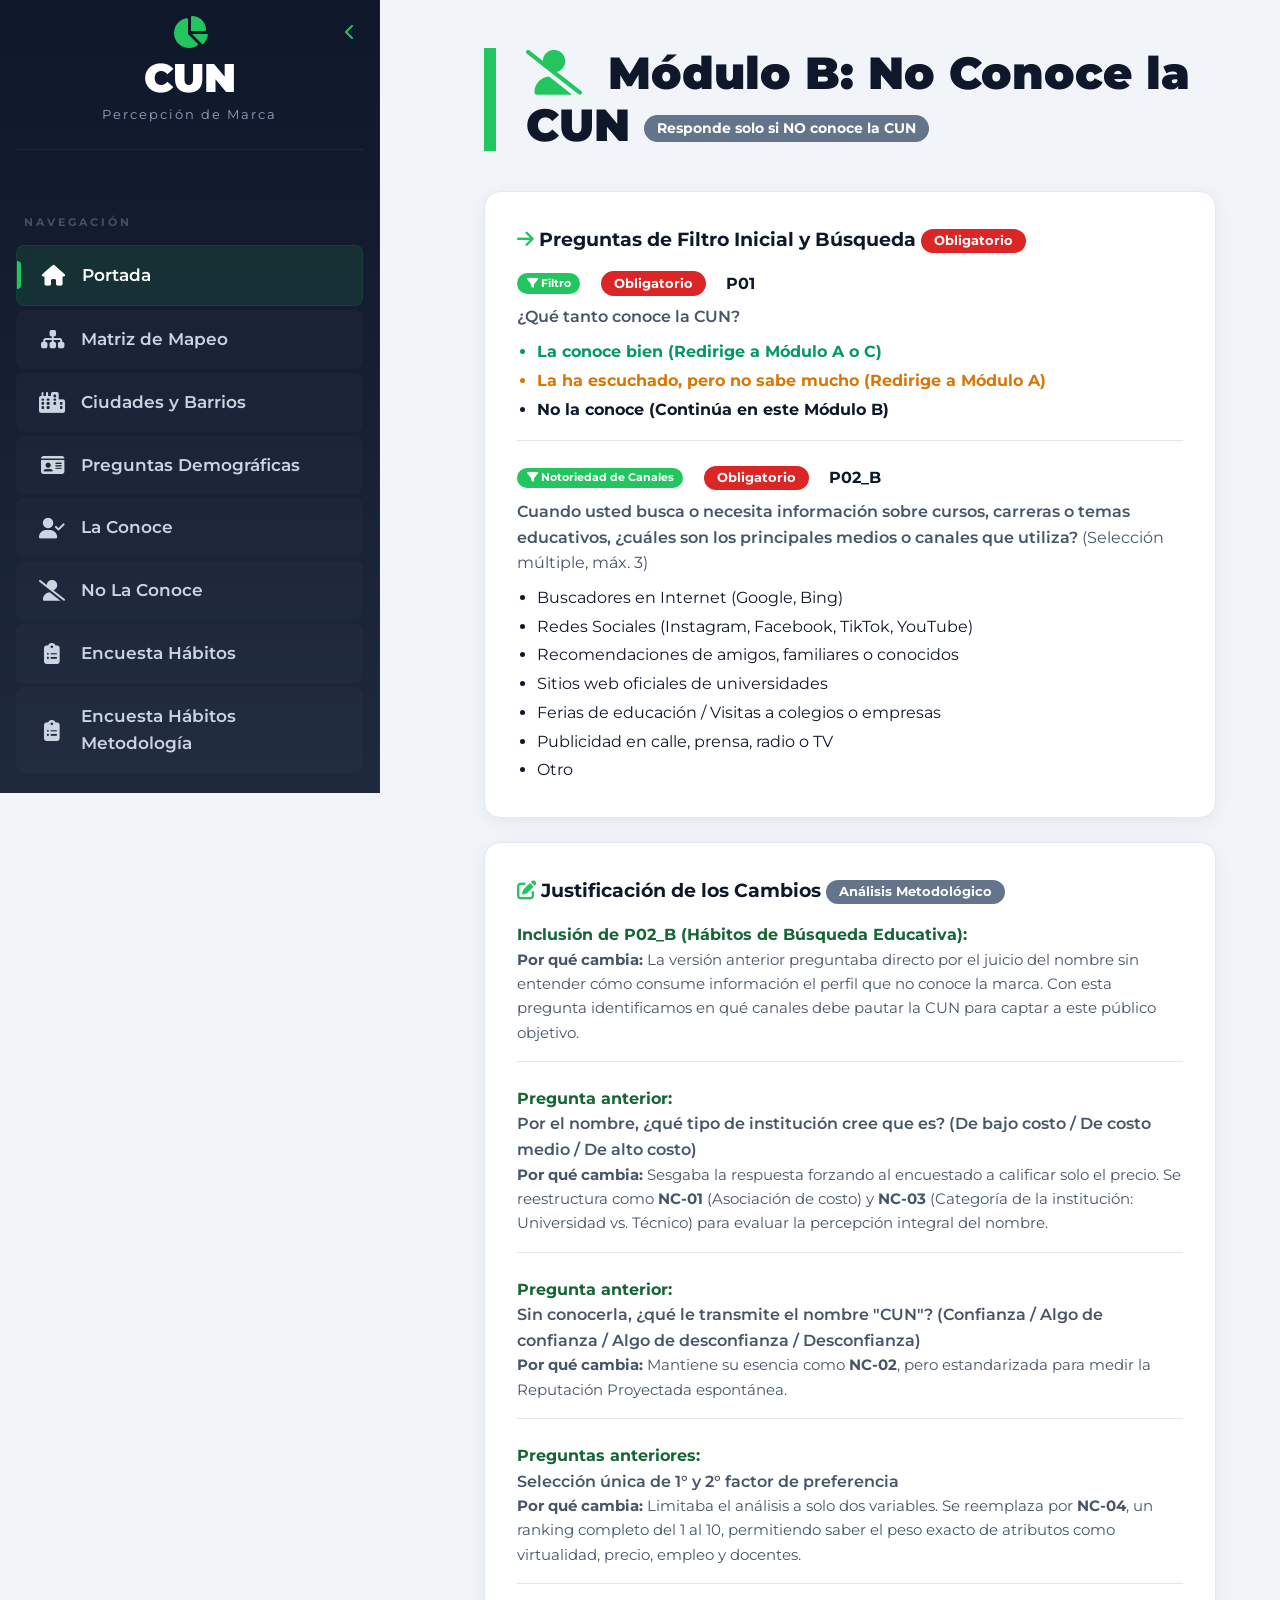
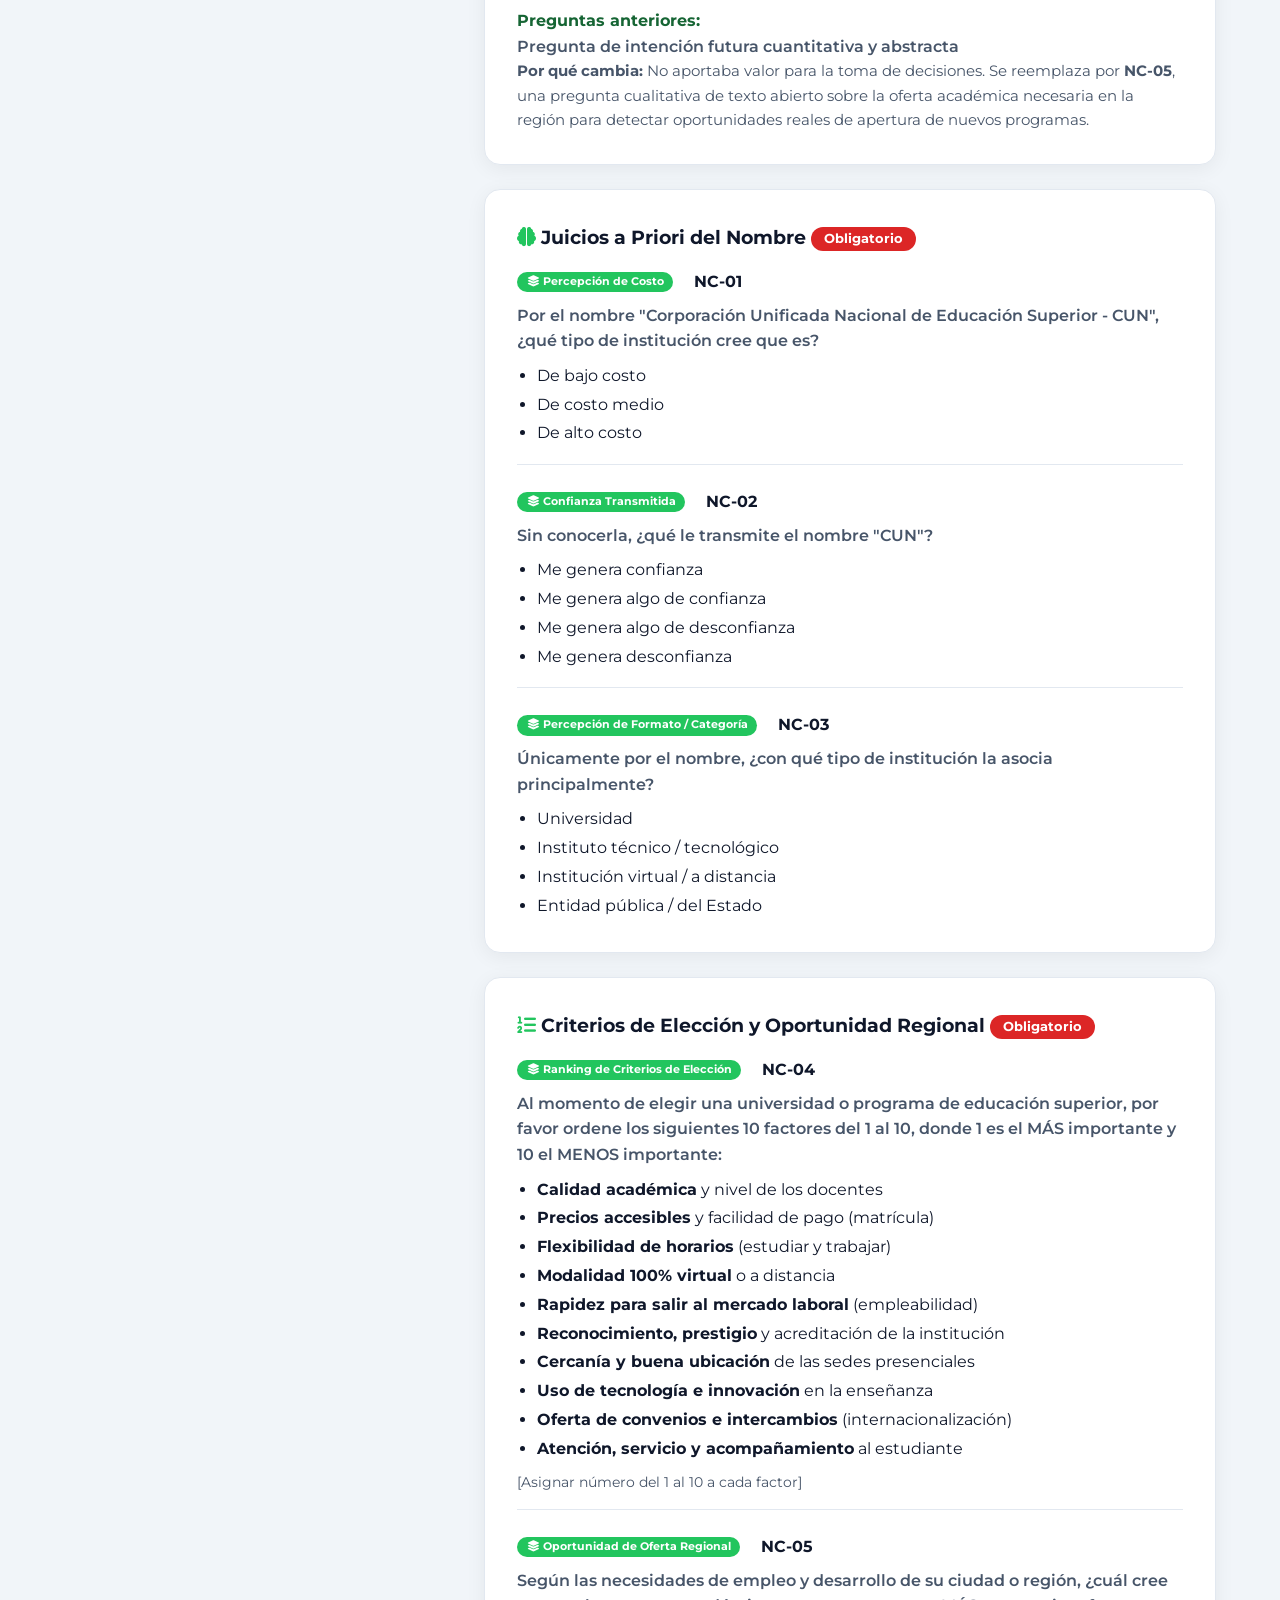
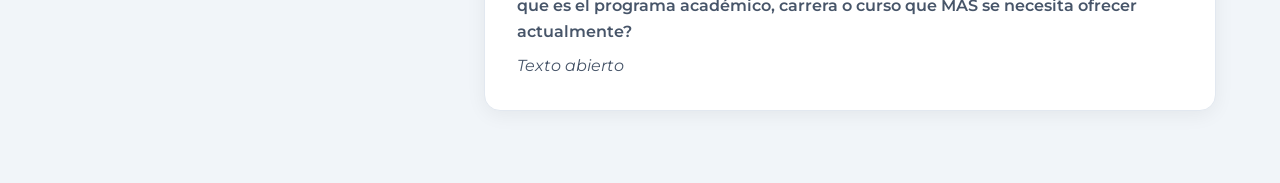
<file: pages/No_laconoce.html>
<!DOCTYPE html>
<html lang="es">
<head>
    <meta charset="UTF-8">
    <meta name="viewport" content="width=device-width, initial-scale=1.0">
    <title>Módulo B: No Conoce la CUN</title>
    
    <link rel="preconnect" href="https://fonts.googleapis.com">
    <link rel="preconnect" href="https://fonts.gstatic.com" crossorigin>
    <link href="https://fonts.googleapis.com/css2?family=Montserrat:wght@400;500;600;700;800;900&family=Lato:wght@300;400;700&display=swap" rel="stylesheet">
    <link rel="stylesheet" href="https://cdnjs.cloudflare.com/ajax/libs/font-awesome/6.5.1/css/all.min.css">
    <link rel="stylesheet" href="../css/estilos.css">
    
</head>
<body>

    <!-- ============================================================
    SIDEBAR (iframe)
    ============================================================ -->
    <iframe src="../components/sidebar.html" class="sidebar-iframe"></iframe>

    <!-- ============================================================
    CONTENIDO PRINCIPAL
    ============================================================ -->
    <div class="main-content-iframe">
        
        <h1 class="main-title">
            <i class="fa-solid fa-user-slash" style="color: var(--cun-green); margin-right: 12px;"></i>
            Módulo B: No Conoce la CUN
            <span class="badge-neutral" style="font-size: 0.9rem;">Responde solo si NO conoce la CUN</span>
        </h1>

        <!-- ============================================================
        SECCIÓN 1: FILTRO INICIAL Y HÁBITOS DE BÚSQUEDA
        ============================================================ -->
        <div class="card">
            <h4>
                <i class="fa-solid fa-arrow-right" style="color: var(--cun-green);"></i>
                Preguntas de Filtro Inicial y Búsqueda
                <span class="badge-critico">Obligatorio</span>
            </h4>

            <!-- P01 -->
            <div style="margin-top: 1rem; margin-bottom: 1.5rem; padding-bottom: 1rem; border-bottom: 1px solid #e2e8f0;">
                <div style="display: flex; gap: 1rem; align-items: center; margin-bottom: 0.5rem;">
                    <span class="badge-pilar"><i class="fa-solid fa-filter"></i> Filtro</span>
                    <span class="badge-critico">Obligatorio</span>
                    <span style="font-weight: 700; color: var(--text-dark);">P01</span>
                </div>
                <p style="font-weight: 600; margin-bottom: 0.5rem;">¿Qué tanto conoce la CUN?</p>
                <ul style="padding-left: 20px; line-height: 1.8;">
                    <li style="color: #059669; font-weight: 700;">La conoce bien (Redirige a Módulo A o C)</li>
                    <li style="color: #d97706; font-weight: 700;">La ha escuchado, pero no sabe mucho (Redirige a Módulo A)</li>
                    <li style="font-weight: 700;">No la conoce (Continúa en este Módulo B)</li>
                </ul>
            </div>

            <!-- P02_B -->
            <div>
                <div style="display: flex; gap: 1rem; align-items: center; margin-bottom: 0.5rem;">
                    <span class="badge-pilar"><i class="fa-solid fa-filter"></i> Notoriedad de Canales</span>
                    <span class="badge-critico">Obligatorio</span>
                    <span style="font-weight: 700; color: var(--text-dark);">P02_B</span>
                </div>
                <p style="font-weight: 600; margin-bottom: 0.5rem;">Cuando usted busca o necesita información sobre cursos, carreras o temas educativos, ¿cuáles son los principales medios o canales que utiliza? <span style="font-weight: 400; color: var(--text-muted);">(Selección múltiple, máx. 3)</span></p>
                <ul style="padding-left: 20px; line-height: 1.8;">
                    <li>Buscadores en Internet (Google, Bing)</li>
                    <li>Redes Sociales (Instagram, Facebook, TikTok, YouTube)</li>
                    <li>Recomendaciones de amigos, familiares o conocidos</li>
                    <li>Sitios web oficiales de universidades</li>
                    <li>Ferias de educación / Visitas a colegios o empresas</li>
                    <li>Publicidad en calle, prensa, radio o TV</li>
                    <li>Otro</li>
                </ul>
            </div>
        </div>

        <!-- ============================================================
        SECCIÓN 2: JUSTIFICACIÓN DE LOS CAMBIOS
        ============================================================ -->
        <div class="card">
            <h4>
                <i class="fa-solid fa-pen-to-square" style="color: var(--cun-green);"></i>
                Justificación de los Cambios
                <span class="badge-neutral">Análisis Metodológico</span>
            </h4>

            <div style="margin-top: 1rem;">
                <div style="margin-bottom: 1.5rem; padding-bottom: 1rem; border-bottom: 1px solid #e2e8f0;">
                    <p style="font-weight: 700; color: var(--cun-green-dark);">Inclusión de P02_B (Hábitos de Búsqueda Educativa):</p>
                    <p style="color: var(--text-muted); font-size: 0.95rem;"><strong>Por qué cambia:</strong> La versión anterior preguntaba directo por el juicio del nombre sin entender cómo consume información el perfil que no conoce la marca. Con esta pregunta identificamos en qué canales debe pautar la CUN para captar a este público objetivo.</p>
                </div>

                <div style="margin-bottom: 1.5rem; padding-bottom: 1rem; border-bottom: 1px solid #e2e8f0;">
                    <p style="font-weight: 700; color: var(--cun-green-dark);">Pregunta anterior:</p>
                    <p style="font-weight: 600;">Por el nombre, ¿qué tipo de institución cree que es? (De bajo costo / De costo medio / De alto costo)</p>
                    <p style="color: var(--text-muted); font-size: 0.95rem;"><strong>Por qué cambia:</strong> Sesgaba la respuesta forzando al encuestado a calificar solo el precio. Se reestructura como <strong>NC-01</strong> (Asociación de costo) y <strong>NC-03</strong> (Categoría de la institución: Universidad vs. Técnico) para evaluar la percepción integral del nombre.</p>
                </div>

                <div style="margin-bottom: 1.5rem; padding-bottom: 1rem; border-bottom: 1px solid #e2e8f0;">
                    <p style="font-weight: 700; color: var(--cun-green-dark);">Pregunta anterior:</p>
                    <p style="font-weight: 600;">Sin conocerla, ¿qué le transmite el nombre "CUN"? (Confianza / Algo de confianza / Algo de desconfianza / Desconfianza)</p>
                    <p style="color: var(--text-muted); font-size: 0.95rem;"><strong>Por qué cambia:</strong> Mantiene su esencia como <strong>NC-02</strong>, pero estandarizada para medir la Reputación Proyectada espontánea.</p>
                </div>

                <div style="margin-bottom: 1.5rem; padding-bottom: 1rem; border-bottom: 1px solid #e2e8f0;">
                    <p style="font-weight: 700; color: var(--cun-green-dark);">Preguntas anteriores:</p>
                    <p style="font-weight: 600;">Selección única de 1° y 2° factor de preferencia</p>
                    <p style="color: var(--text-muted); font-size: 0.95rem;"><strong>Por qué cambia:</strong> Limitaba el análisis a solo dos variables. Se reemplaza por <strong>NC-04</strong>, un ranking completo del 1 al 10, permitiendo saber el peso exacto de atributos como virtualidad, precio, empleo y docentes.</p>
                </div>

                <div>
                    <p style="font-weight: 700; color: var(--cun-green-dark);">Preguntas anteriores:</p>
                    <p style="font-weight: 600;">Pregunta de intención futura cuantitativa y abstracta</p>
                    <p style="color: var(--text-muted); font-size: 0.95rem;"><strong>Por qué cambia:</strong> No aportaba valor para la toma de decisiones. Se reemplaza por <strong>NC-05</strong>, una pregunta cualitativa de texto abierto sobre la oferta académica necesaria en la región para detectar oportunidades reales de apertura de nuevos programas.</p>
                </div>
            </div>
        </div>

        <!-- ============================================================
        SECCIÓN 3: CUESTIONARIO MÓDULO B (NC-01 a NC-05)
        ============================================================ -->
        
        <!-- NC-01 a NC-03: JUICIOS A PRIORI DEL NOMBRE -->
        <div class="card">
            <h4>
                <i class="fa-solid fa-brain" style="color: var(--cun-green);"></i> 
                Juicios a Priori del Nombre
                <span class="badge-critico">Obligatorio</span>
            </h4>

            <!-- NC-01 -->
            <div style="margin-top: 1rem; margin-bottom: 1.5rem; padding-bottom: 1rem; border-bottom: 1px solid #e2e8f0;">
                <div style="display: flex; gap: 1rem; align-items: center; margin-bottom: 0.5rem;">
                    <span class="badge-pilar"><i class="fa-solid fa-layer-group"></i> Percepción de Costo</span>
                    <span style="font-weight: 700; color: var(--text-dark);">NC-01</span>
                </div>
                <p style="font-weight: 600; margin-bottom: 0.5rem;">Por el nombre "Corporación Unificada Nacional de Educación Superior - CUN", ¿qué tipo de institución cree que es?</p>
                <ul style="padding-left: 20px; line-height: 1.8;">
                    <li>De bajo costo</li>
                    <li>De costo medio</li>
                    <li>De alto costo</li>
                </ul>
            </div>

            <!-- NC-02 -->
            <div style="margin-bottom: 1.5rem; padding-bottom: 1rem; border-bottom: 1px solid #e2e8f0;">
                <div style="display: flex; gap: 1rem; align-items: center; margin-bottom: 0.5rem;">
                    <span class="badge-pilar"><i class="fa-solid fa-layer-group"></i> Confianza Transmitida</span>
                    <span style="font-weight: 700; color: var(--text-dark);">NC-02</span>
                </div>
                <p style="font-weight: 600; margin-bottom: 0.5rem;">Sin conocerla, ¿qué le transmite el nombre "CUN"?</p>
                <ul style="padding-left: 20px; line-height: 1.8;">
                    <li>Me genera confianza</li>
                    <li>Me genera algo de confianza</li>
                    <li>Me genera algo de desconfianza</li>
                    <li>Me genera desconfianza</li>
                </ul>
            </div>

            <!-- NC-03 -->
            <div>
                <div style="display: flex; gap: 1rem; align-items: center; margin-bottom: 0.5rem;">
                    <span class="badge-pilar"><i class="fa-solid fa-layer-group"></i> Percepción de Formato / Categoría</span>
                    <span style="font-weight: 700; color: var(--text-dark);">NC-03</span>
                </div>
                <p style="font-weight: 600; margin-bottom: 0.5rem;">Únicamente por el nombre, ¿con qué tipo de institución la asocia principalmente?</p>
                <ul style="padding-left: 20px; line-height: 1.8;">
                    <li>Universidad</li>
                    <li>Instituto técnico / tecnológico</li>
                    <li>Institución virtual / a distancia</li>
                    <li>Entidad pública / del Estado</li>
                </ul>
            </div>
        </div>

        <!-- NC-04 y NC-05: CRITERIOS DE ELECCIÓN Y OPORTUNIDAD REGIONAL -->
        <div class="card">
            <h4>
                <i class="fa-solid fa-list-ol" style="color: var(--cun-green);"></i> 
                Criterios de Elección y Oportunidad Regional
                <span class="badge-critico">Obligatorio</span>
            </h4>

            <!-- NC-04 -->
            <div style="margin-top: 1rem; margin-bottom: 1.5rem; padding-bottom: 1rem; border-bottom: 1px solid #e2e8f0;">
                <div style="display: flex; gap: 1rem; align-items: center; margin-bottom: 0.5rem;">
                    <span class="badge-pilar"><i class="fa-solid fa-layer-group"></i> Ranking de Criterios de Elección</span>
                    <span style="font-weight: 700; color: var(--text-dark);">NC-04</span>
                </div>
                <p style="font-weight: 600; margin-bottom: 0.5rem;">Al momento de elegir una universidad o programa de educación superior, por favor ordene los siguientes 10 factores del 1 al 10, donde 1 es el MÁS importante y 10 el MENOS importante:</p>
                <ul style="padding-left: 20px; line-height: 1.8;">
                    <li><strong>Calidad académica</strong> y nivel de los docentes</li>
                    <li><strong>Precios accesibles</strong> y facilidad de pago (matrícula)</li>
                    <li><strong>Flexibilidad de horarios</strong> (estudiar y trabajar)</li>
                    <li><strong>Modalidad 100% virtual</strong> o a distancia</li>
                    <li><strong>Rapidez para salir al mercado laboral</strong> (empleabilidad)</li>
                    <li><strong>Reconocimiento, prestigio</strong> y acreditación de la institución</li>
                    <li><strong>Cercanía y buena ubicación</strong> de las sedes presenciales</li>
                    <li><strong>Uso de tecnología e innovación</strong> en la enseñanza</li>
                    <li><strong>Oferta de convenios e intercambios</strong> (internacionalización)</li>
                    <li><strong>Atención, servicio y acompañamiento</strong> al estudiante</li>
                </ul>
                <p style="color: var(--text-muted); font-size: 0.85rem; margin-top: 0.5rem;">[Asignar número del 1 al 10 a cada factor]</p>
            </div>

            <!-- NC-05 -->
            <div>
                <div style="display: flex; gap: 1rem; align-items: center; margin-bottom: 0.5rem;">
                    <span class="badge-pilar"><i class="fa-solid fa-layer-group"></i> Oportunidad de Oferta Regional</span>
                    <span style="font-weight: 700; color: var(--text-dark);">NC-05</span>
                </div>
                <p style="font-weight: 600; margin-bottom: 0.5rem;">Según las necesidades de empleo y desarrollo de su ciudad o región, ¿cuál cree que es el programa académico, carrera o curso que MÁS se necesita ofrecer actualmente?</p>
                <p style="color: var(--text-muted);"><em>Texto abierto</em></p>
            </div>
        </div>

    </div>

</body>
</html>
</file>
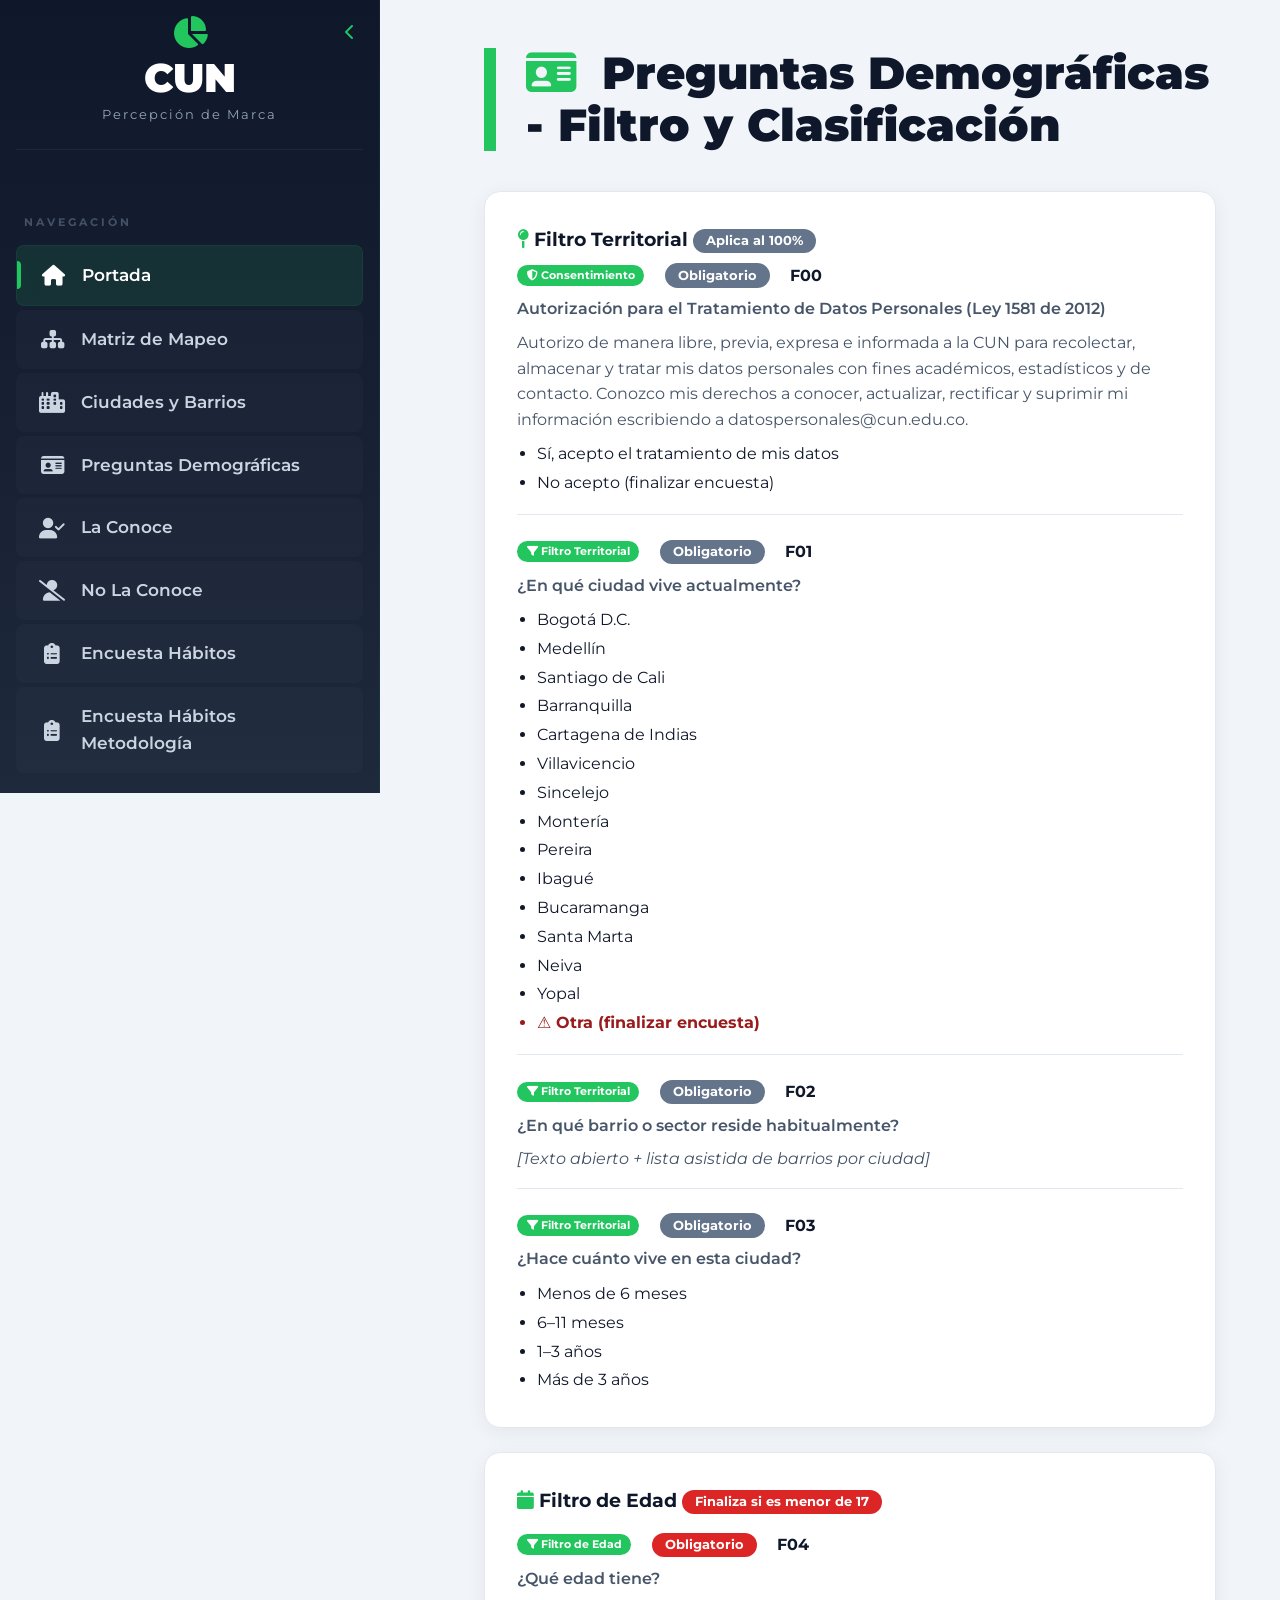
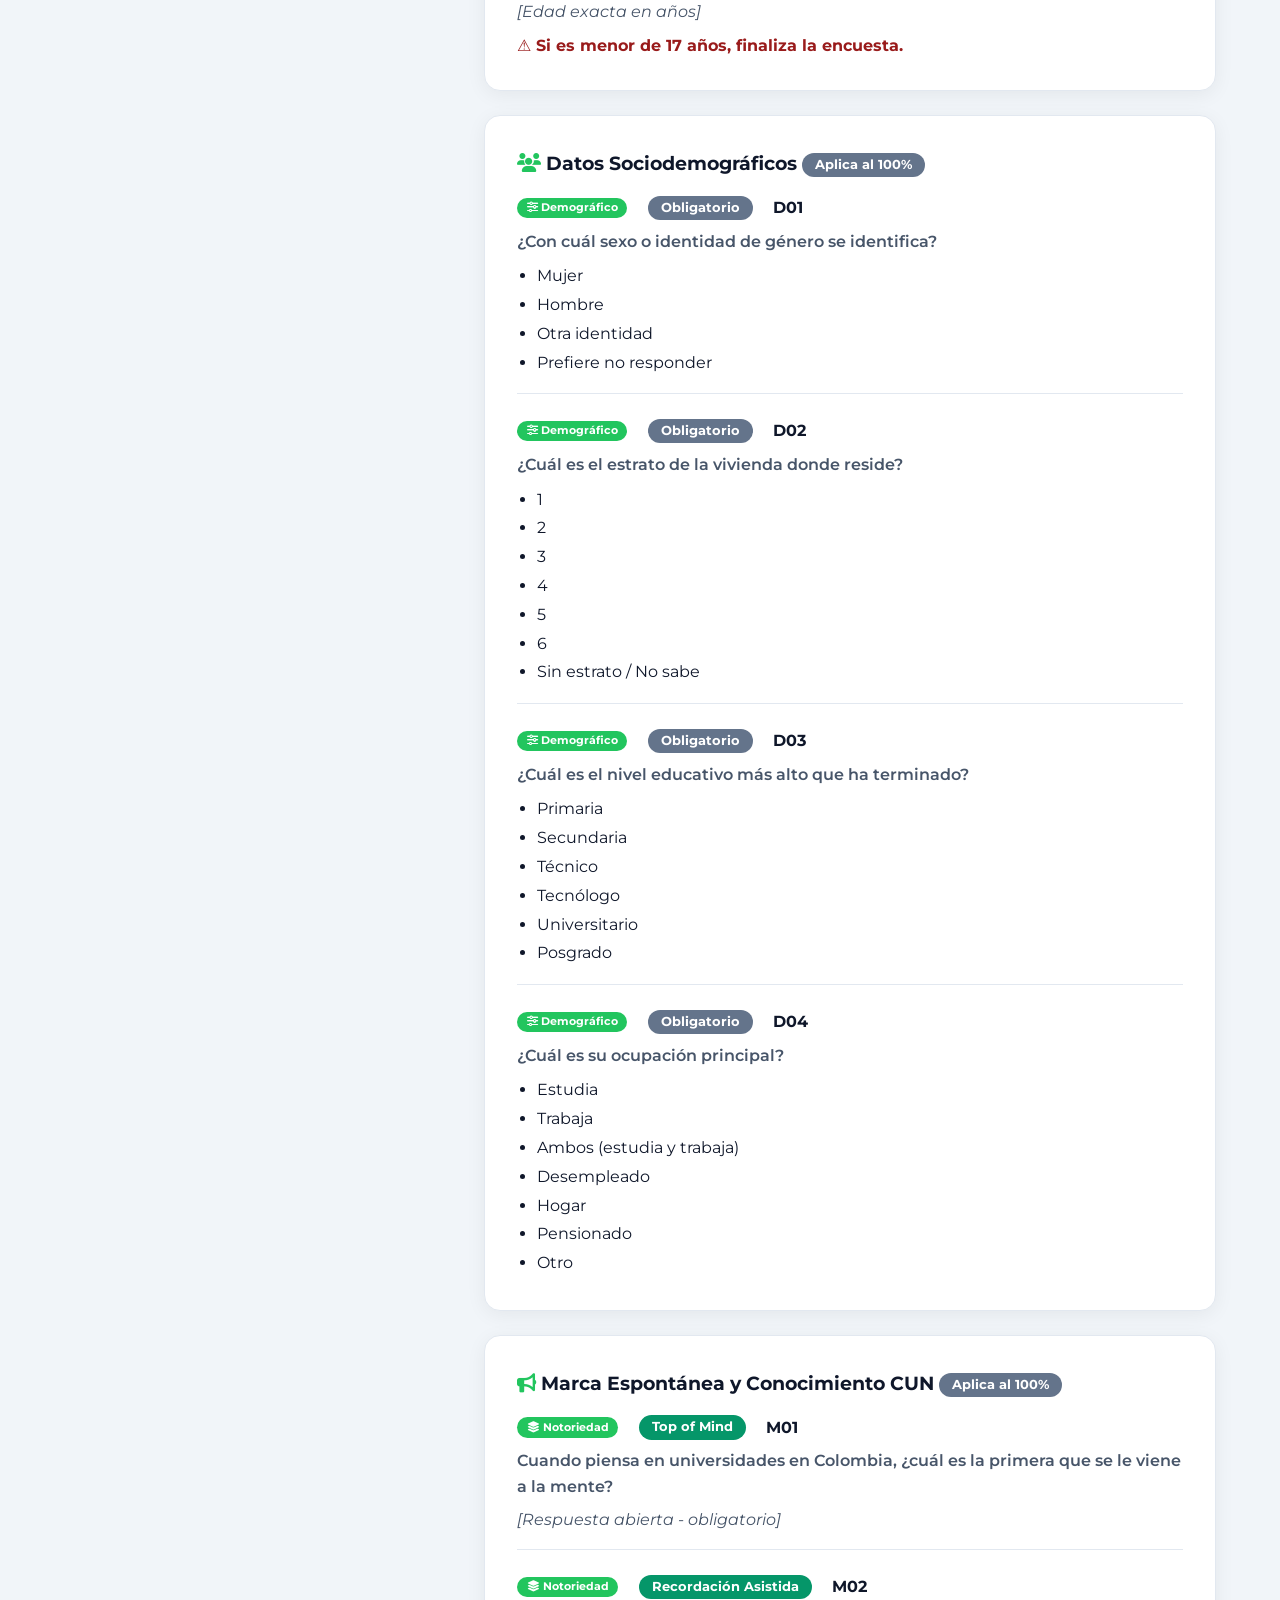
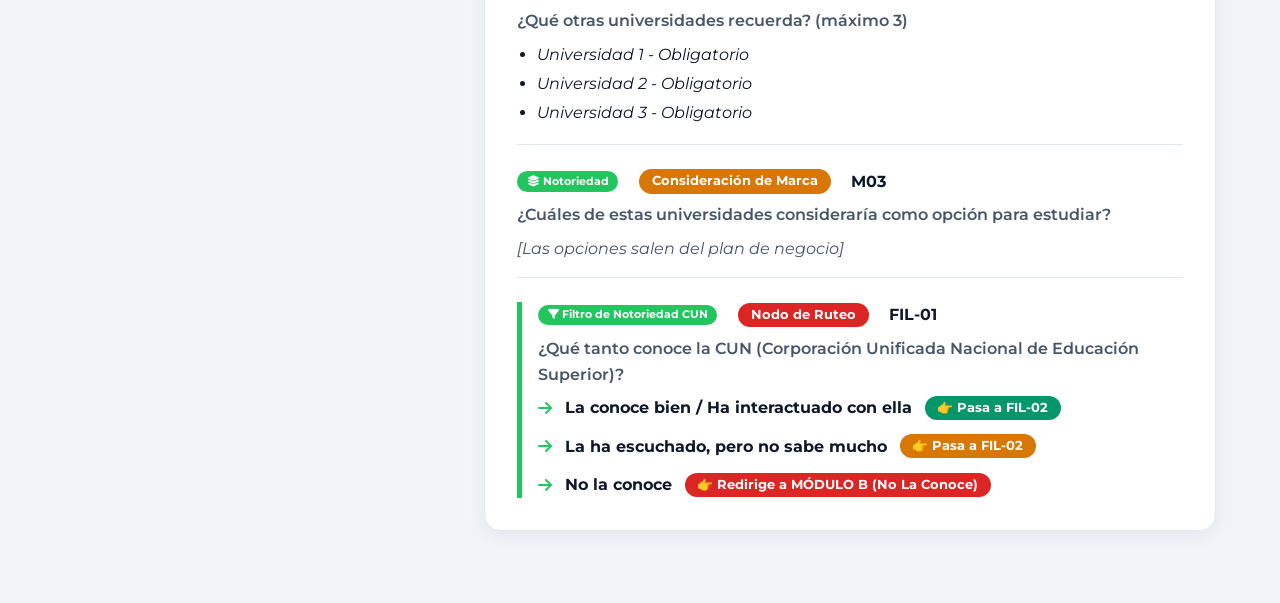
<file: pages/Preguntas_demograficas.html>
<!DOCTYPE html>
<html lang="es">
<head>
    <meta charset="UTF-8">
    <meta name="viewport" content="width=device-width, initial-scale=1.0">
    <title>Preguntas Demográficas - Filtro y Clasificación</title>
    
    <link rel="preconnect" href="https://fonts.googleapis.com">
    <link rel="preconnect" href="https://fonts.gstatic.com" crossorigin>
    <link href="https://fonts.googleapis.com/css2?family=Montserrat:wght@400;500;600;700;800;900&family=Lato:wght@300;400;700&display=swap" rel="stylesheet">
    <link rel="stylesheet" href="https://cdnjs.cloudflare.com/ajax/libs/font-awesome/6.5.1/css/all.min.css">
    <link rel="stylesheet" href="../css/estilos.css">
    
</head>
<body>

    <!-- ============================================================
    SIDEBAR (iframe)
    ============================================================ -->
    <iframe src="../components/sidebar.html" class="sidebar-iframe"></iframe>

    <!-- ============================================================
    CONTENIDO PRINCIPAL
    ============================================================ -->
    <div class="main-content-iframe">
        
        <h1 class="main-title">
            <i class="fa-solid fa-id-card" style="color: var(--cun-green); margin-right: 12px;"></i>
            Preguntas Demográficas - Filtro y Clasificación
        </h1>

        <!-- ============================================================ -->
        <!-- FILTRO TERRITORIAL -->
        <!-- ============================================================ -->
        <div class="card">
            <h4>
                <i class="fa-solid fa-map-pin" style="color: var(--cun-green);"></i> 
                Filtro Territorial
                <span class="badge-neutral">Aplica al 100%</span>
            </h4>
            <div style="margin-bottom: 1.5rem; padding-bottom: 1rem; border-bottom: 1px solid #e2e8f0;">
    <div style="display: flex; gap: 1rem; align-items: center; margin-bottom: 0.5rem;">
        <span class="badge-pilar"><i class="fa-solid fa-shield-halved"></i> Consentimiento</span>
        <span class="badge-neutral">Obligatorio</span>
        <span style="font-weight: 700; color: var(--text-dark);">F00</span>
    </div>
    <p style="font-weight: 600; margin-bottom: 0.5rem;">Autorización para el Tratamiento de Datos Personales (Ley 1581 de 2012)</p>
    <p style="color: var(--text-muted); margin-bottom: 0.5rem;">
        Autorizo de manera libre, previa, expresa e informada a la CUN para recolectar, almacenar y tratar mis datos personales con fines académicos, estadísticos y de contacto. Conozco mis derechos a conocer, actualizar, rectificar y suprimir mi información escribiendo a datospersonales@cun.edu.co.
    </p>
    <ul style="padding-left: 20px; line-height: 1.8;">
        <li>Sí, acepto el tratamiento de mis datos</li>
        <li>No acepto (finalizar encuesta)</li>
    </ul>
</div>

            <div style="margin-top: 1rem;">
                <div style="margin-bottom: 1.5rem; padding-bottom: 1rem; border-bottom: 1px solid #e2e8f0;">
                    <div style="display: flex; gap: 1rem; align-items: center; margin-bottom: 0.5rem;">
                        <span class="badge-pilar"><i class="fa-solid fa-filter"></i> Filtro Territorial</span>
                        <span class="badge-neutral">Obligatorio</span>
                        <span style="font-weight: 700; color: var(--text-dark);">F01</span>
                    </div>
                    <p style="font-weight: 600; margin-bottom: 0.5rem;">¿En qué ciudad vive actualmente?</p>
                    <ul style="padding-left: 20px; line-height: 1.8;">
                        <li>Bogotá D.C.</li>
                        <li>Medellín</li>
                        <li>Santiago de Cali</li>
                        <li>Barranquilla</li>
                        <li>Cartagena de Indias</li>
                        <li>Villavicencio</li>
                        <li>Sincelejo</li>
                        <li>Montería</li>
                        <li>Pereira</li>
                        <li>Ibagué</li>
                        <li>Bucaramanga</li>
                        <li>Santa Marta</li>
                        <li>Neiva</li>
                        <li>Yopal</li>
                        <li style="color: #991b1b; font-weight: 700;">⚠️ Otra (finalizar encuesta)</li>
                    </ul>
                </div>

                <div style="margin-bottom: 1.5rem; padding-bottom: 1rem; border-bottom: 1px solid #e2e8f0;">
                    <div style="display: flex; gap: 1rem; align-items: center; margin-bottom: 0.5rem;">
                        <span class="badge-pilar"><i class="fa-solid fa-filter"></i> Filtro Territorial</span>
                        <span class="badge-neutral">Obligatorio</span>
                        <span style="font-weight: 700; color: var(--text-dark);">F02</span>
                    </div>
                    <p style="font-weight: 600; margin-bottom: 0.5rem;">¿En qué barrio o sector reside habitualmente?</p>
                    <p style="color: var(--text-muted);"><em>[Texto abierto + lista asistida de barrios por ciudad]</em></p>
                </div>

                <div>
                    <div style="display: flex; gap: 1rem; align-items: center; margin-bottom: 0.5rem;">
                        <span class="badge-pilar"><i class="fa-solid fa-filter"></i> Filtro Territorial</span>
                        <span class="badge-neutral">Obligatorio</span>
                        <span style="font-weight: 700; color: var(--text-dark);">F03</span>
                    </div>
                    <p style="font-weight: 600; margin-bottom: 0.5rem;">¿Hace cuánto vive en esta ciudad?</p>
                    <ul style="padding-left: 20px; line-height: 1.8;">
                        <li>Menos de 6 meses</li>
                        <li>6–11 meses</li>
                        <li>1–3 años</li>
                        <li>Más de 3 años</li>
                    </ul>
                </div>
            </div>
        </div>

        <!-- ============================================================ -->
        <!-- FILTRO DE EDAD -->
        <!-- ============================================================ -->
        <div class="card">
            <h4>
                <i class="fa-solid fa-calendar" style="color: var(--cun-green);"></i> 
                Filtro de Edad
                <span class="badge-critico">Finaliza si es menor de 17</span>
            </h4>

            <div style="margin-top: 1rem;">
                <div>
                    <div style="display: flex; gap: 1rem; align-items: center; margin-bottom: 0.5rem;">
                        <span class="badge-pilar"><i class="fa-solid fa-filter"></i> Filtro de Edad</span>
                        <span class="badge-critico">Obligatorio</span>
                        <span style="font-weight: 700; color: var(--text-dark);">F04</span>
                    </div>
                    <p style="font-weight: 600; margin-bottom: 0.5rem;">¿Qué edad tiene?</p>
                    <p style="color: var(--text-muted);"><em>[Edad exacta en años]</em></p>
                    <p style="color: #991b1b; font-weight: 700; margin-top: 8px;">⚠️ Si es menor de 17 años, finaliza la encuesta.</p>
                </div>
            </div>
        </div>

        <!-- ============================================================ -->
        <!-- DATOS SOCIODEMOGRÁFICOS -->
        <!-- ============================================================ -->
        <div class="card">
            <h4>
                <i class="fa-solid fa-users" style="color: var(--cun-green);"></i> 
                Datos Sociodemográficos
                <span class="badge-neutral">Aplica al 100%</span>
            </h4>

            <div style="margin-top: 1rem;">
                <div style="margin-bottom: 1.5rem; padding-bottom: 1rem; border-bottom: 1px solid #e2e8f0;">
                    <div style="display: flex; gap: 1rem; align-items: center; margin-bottom: 0.5rem;">
                        <span class="badge-pilar"><i class="fa-solid fa-sliders"></i> Demográfico</span>
                        <span class="badge-neutral">Obligatorio</span>
                        <span style="font-weight: 700; color: var(--text-dark);">D01</span>
                    </div>
                    <p style="font-weight: 600; margin-bottom: 0.5rem;">¿Con cuál sexo o identidad de género se identifica?</p>
                    <ul style="padding-left: 20px; line-height: 1.8;">
                        <li>Mujer</li>
                        <li>Hombre</li>
                        <li>Otra identidad</li>
                        <li>Prefiere no responder</li>
                    </ul>
                </div>

                <div style="margin-bottom: 1.5rem; padding-bottom: 1rem; border-bottom: 1px solid #e2e8f0;">
                    <div style="display: flex; gap: 1rem; align-items: center; margin-bottom: 0.5rem;">
                        <span class="badge-pilar"><i class="fa-solid fa-sliders"></i> Demográfico</span>
                        <span class="badge-neutral">Obligatorio</span>
                        <span style="font-weight: 700; color: var(--text-dark);">D02</span>
                    </div>
                    <p style="font-weight: 600; margin-bottom: 0.5rem;">¿Cuál es el estrato de la vivienda donde reside?</p>
                    <ul style="padding-left: 20px; line-height: 1.8;">
                        <li>1</li>
                        <li>2</li>
                        <li>3</li>
                        <li>4</li>
                        <li>5</li>
                        <li>6</li>
                        <li>Sin estrato / No sabe</li>
                    </ul>
                </div>

                <div style="margin-bottom: 1.5rem; padding-bottom: 1rem; border-bottom: 1px solid #e2e8f0;">
                    <div style="display: flex; gap: 1rem; align-items: center; margin-bottom: 0.5rem;">
                        <span class="badge-pilar"><i class="fa-solid fa-sliders"></i> Demográfico</span>
                        <span class="badge-neutral">Obligatorio</span>
                        <span style="font-weight: 700; color: var(--text-dark);">D03</span>
                    </div>
                    <p style="font-weight: 600; margin-bottom: 0.5rem;">¿Cuál es el nivel educativo más alto que ha terminado?</p>
                    <ul style="padding-left: 20px; line-height: 1.8;">
                        <li>Primaria</li>
                        <li>Secundaria</li>
                        <li>Técnico</li>
                        <li>Tecnólogo</li>
                        <li>Universitario</li>
                        <li>Posgrado</li>
                    </ul>
                </div>

                <div>
                    <div style="display: flex; gap: 1rem; align-items: center; margin-bottom: 0.5rem;">
                        <span class="badge-pilar"><i class="fa-solid fa-sliders"></i> Demográfico</span>
                        <span class="badge-neutral">Obligatorio</span>
                        <span style="font-weight: 700; color: var(--text-dark);">D04</span>
                    </div>
                    <p style="font-weight: 600; margin-bottom: 0.5rem;">¿Cuál es su ocupación principal?</p>
                    <ul style="padding-left: 20px; line-height: 1.8;">
                        <li>Estudia</li>
                        <li>Trabaja</li>
                        <li>Ambos (estudia y trabaja)</li>
                        <li>Desempleado</li>
                        <li>Hogar</li>
                        <li>Pensionado</li>
                        <li>Otro</li>
                    </ul>
                </div>
            </div>
        </div>

        <!-- ============================================================ -->
        <!-- MARCA ESPONTÁNEA Y CONOCIMIENTO CUN -->
        <!-- ============================================================ -->
        <div class="card">
            <h4>
                <i class="fa-solid fa-bullhorn" style="color: var(--cun-green);"></i> 
                Marca Espontánea y Conocimiento CUN
                <span class="badge-neutral">Aplica al 100%</span>
            </h4>

            <div style="margin-top: 1rem;">
                <div style="margin-bottom: 1.5rem; padding-bottom: 1rem; border-bottom: 1px solid #e2e8f0;">
                    <div style="display: flex; gap: 1rem; align-items: center; margin-bottom: 0.5rem;">
                        <span class="badge-pilar"><i class="fa-solid fa-layer-group"></i> Notoriedad</span>
                        <span class="badge-pos">Top of Mind</span>
                        <span style="font-weight: 700; color: var(--text-dark);">M01</span>
                    </div>
                    <p style="font-weight: 600; margin-bottom: 0.5rem;">Cuando piensa en universidades en Colombia, ¿cuál es la primera que se le viene a la mente?</p>
                    <p style="color: var(--text-muted);"><em>[Respuesta abierta - obligatorio]</em></p>
                </div>

                <div style="margin-bottom: 1.5rem; padding-bottom: 1rem; border-bottom: 1px solid #e2e8f0;">
                    <div style="display: flex; gap: 1rem; align-items: center; margin-bottom: 0.5rem;">
                        <span class="badge-pilar"><i class="fa-solid fa-layer-group"></i> Notoriedad</span>
                        <span class="badge-pos">Recordación Asistida</span>
                        <span style="font-weight: 700; color: var(--text-dark);">M02</span>
                    </div>
                    <p style="font-weight: 600; margin-bottom: 0.5rem;">¿Qué otras universidades recuerda? (máximo 3)</p>
                    <ul style="padding-left: 20px; line-height: 1.8;">
                        <li><em>Universidad 1 - Obligatorio</em></li>
                        <li><em>Universidad 2 - Obligatorio</em></li>
                        <li><em>Universidad 3 - Obligatorio</em></li>
                    </ul>
                </div>

                <div style="margin-bottom: 1.5rem; padding-bottom: 1rem; border-bottom: 1px solid #e2e8f0;">
                    <div style="display: flex; gap: 1rem; align-items: center; margin-bottom: 0.5rem;">
                        <span class="badge-pilar"><i class="fa-solid fa-layer-group"></i> Notoriedad</span>
                        <span class="badge-warn">Consideración de Marca</span>
                        <span style="font-weight: 700; color: var(--text-dark);">M03</span>
                    </div>
                    <p style="font-weight: 600; margin-bottom: 0.5rem;">¿Cuáles de estas universidades consideraría como opción para estudiar?</p>
                    <p style="color: var(--text-muted);"><em>[Las opciones salen del plan de negocio]</em></p>
                </div>

                <div style="border-left: 5px solid var(--cun-green); padding-left: 1rem;">
                    <div style="display: flex; gap: 1rem; align-items: center; margin-bottom: 0.5rem;">
                        <span class="badge-pilar"><i class="fa-solid fa-filter"></i> Filtro de Notoriedad CUN</span>
                        <span class="badge-critico">Nodo de Ruteo</span>
                        <span style="font-weight: 700; color: var(--text-dark);">FIL-01</span>
                    </div>
                    <p style="font-weight: 600; margin-bottom: 0.5rem;">¿Qué tanto conoce la CUN (Corporación Unificada Nacional de Educación Superior)?</p>
                    <div style="display: flex; flex-direction: column; gap: 0.8rem; margin-top: 0.5rem;">
                        <div style="display: flex; align-items: center; gap: 0.8rem;">
                            <i class="fa-solid fa-arrow-right" style="color: var(--cun-green);"></i>
                            <strong>La conoce bien / Ha interactuado con ella</strong>
                            <span class="badge-pos">👉 Pasa a FIL-02</span>
                        </div>
                        <div style="display: flex; align-items: center; gap: 0.8rem;">
                            <i class="fa-solid fa-arrow-right" style="color: var(--cun-green);"></i>
                            <strong>La ha escuchado, pero no sabe mucho</strong>
                            <span class="badge-warn">👉 Pasa a FIL-02</span>
                        </div>
                        <div style="display: flex; align-items: center; gap: 0.8rem;">
                            <i class="fa-solid fa-arrow-right" style="color: var(--cun-green);"></i>
                            <strong>No la conoce</strong>
                            <span class="badge-critico">👉 Redirige a MÓDULO B (No La Conoce)</span>
                        </div>
                    </div>
                </div>
            </div>
        </div>

    </div>

</body>
</html>
</file>
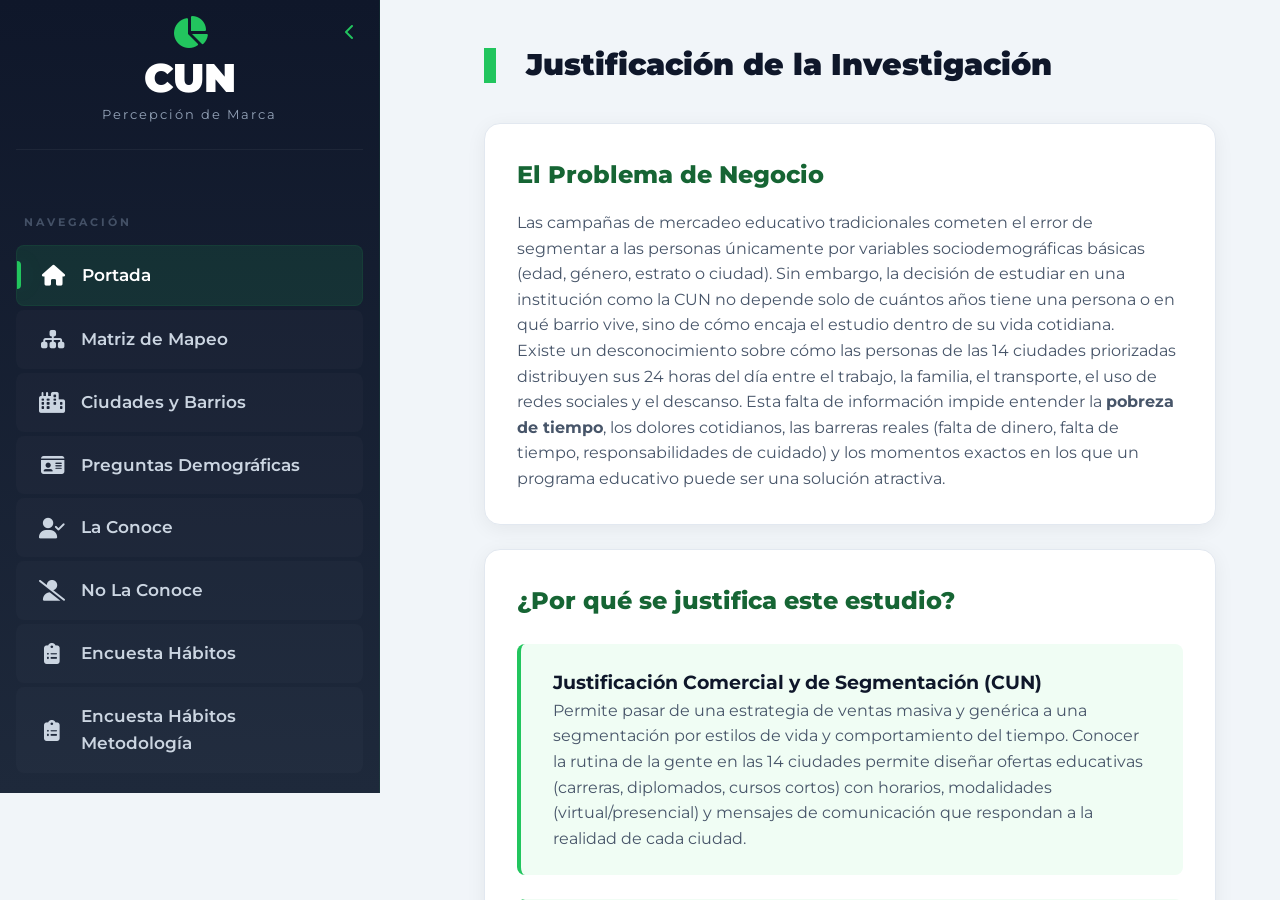
<file: pages/gustos_tendencias/index_gustos.html>
<!DOCTYPE html>
<html lang="es">
<head>
    <meta charset="UTF-8" />
    <meta name="viewport" content="width=device-width, initial-scale=1.0" />
    <title>Index - CUN Investigación</title>
    <link rel="stylesheet" href="../../css/estilos.css">
</head>
<body>
    <!-- SIDEBAR (iframe) -->
    <iframe src="../../components/sidebar.html" class="sidebar-iframe"></iframe>
    
    <!-- CONTENIDO (iframe) - CON EL MARGEN PARA QUE NO LO TAPE EL SIDEBAR -->
    <iframe src="justificacion.html" style="margin-left:420px; width:calc(100% - 420px); height:100vh; border:none; display:block;"></iframe>
</body>
</html>
</file>
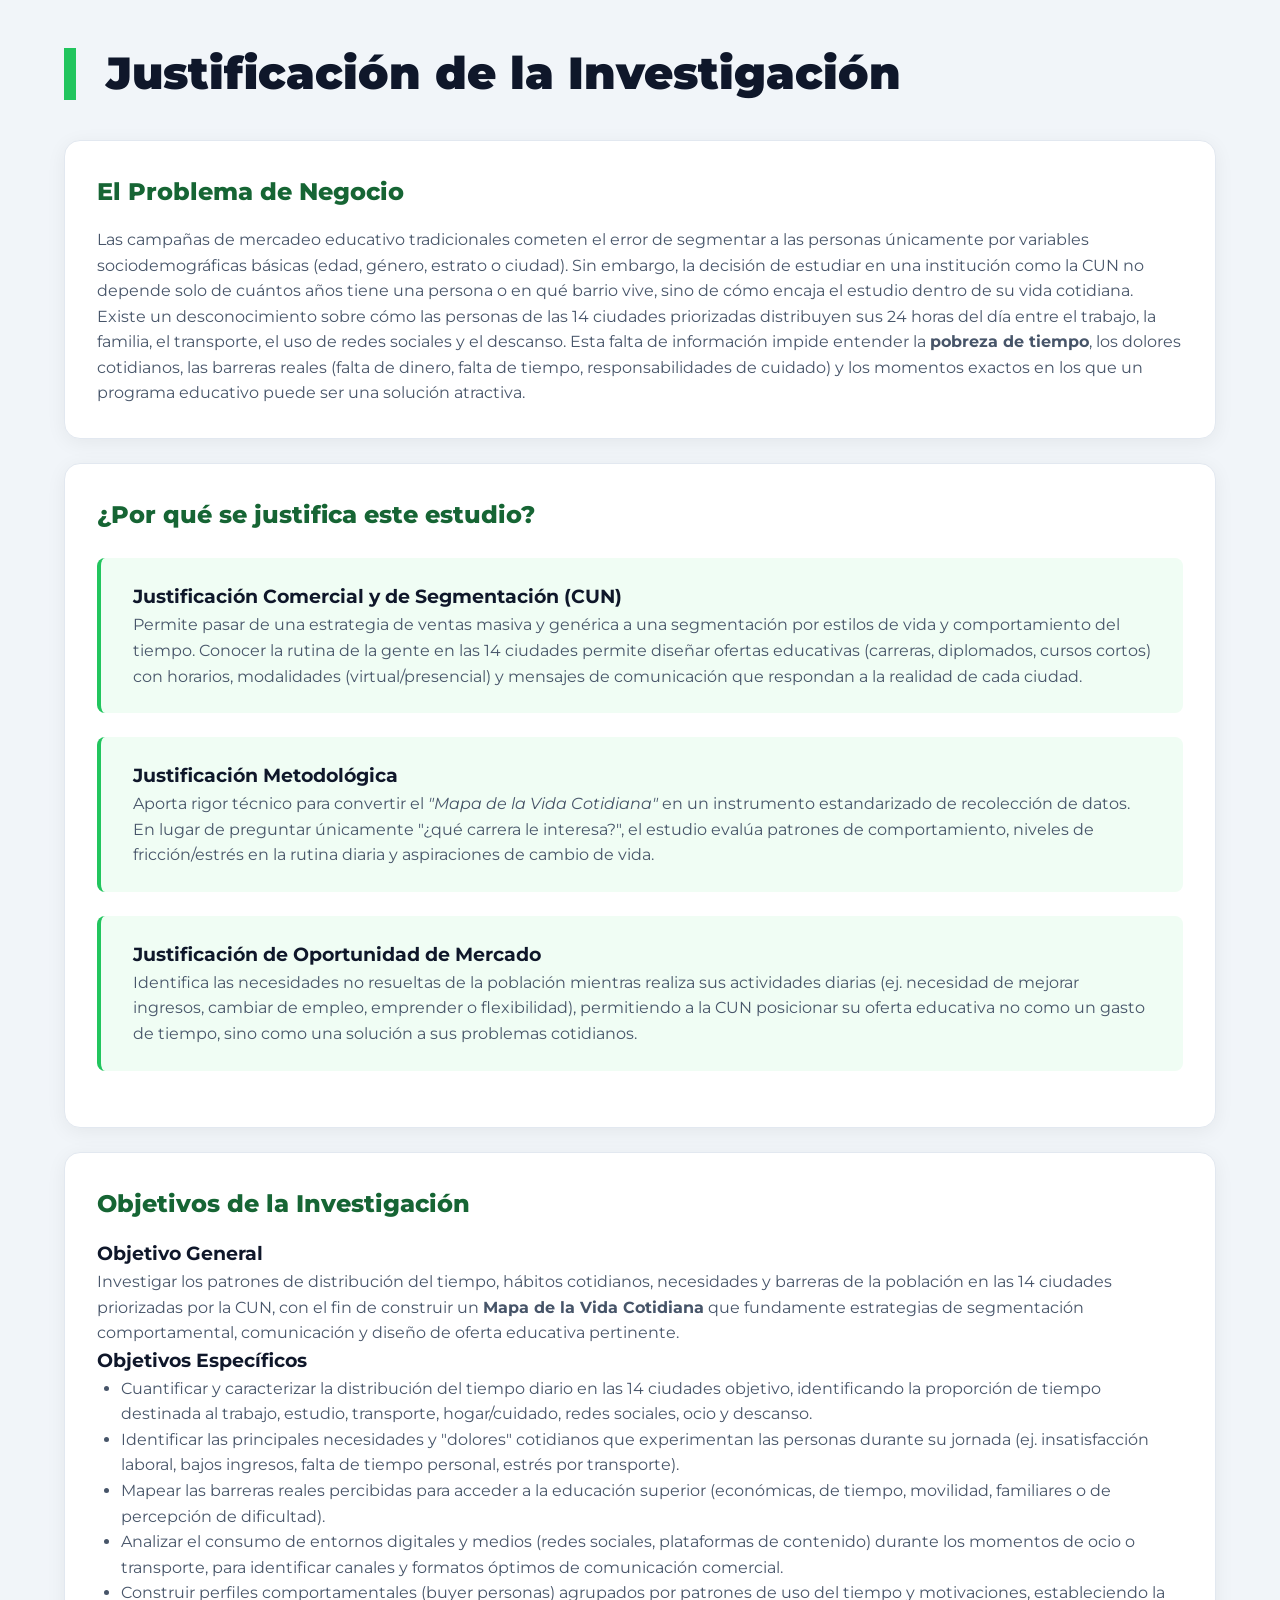
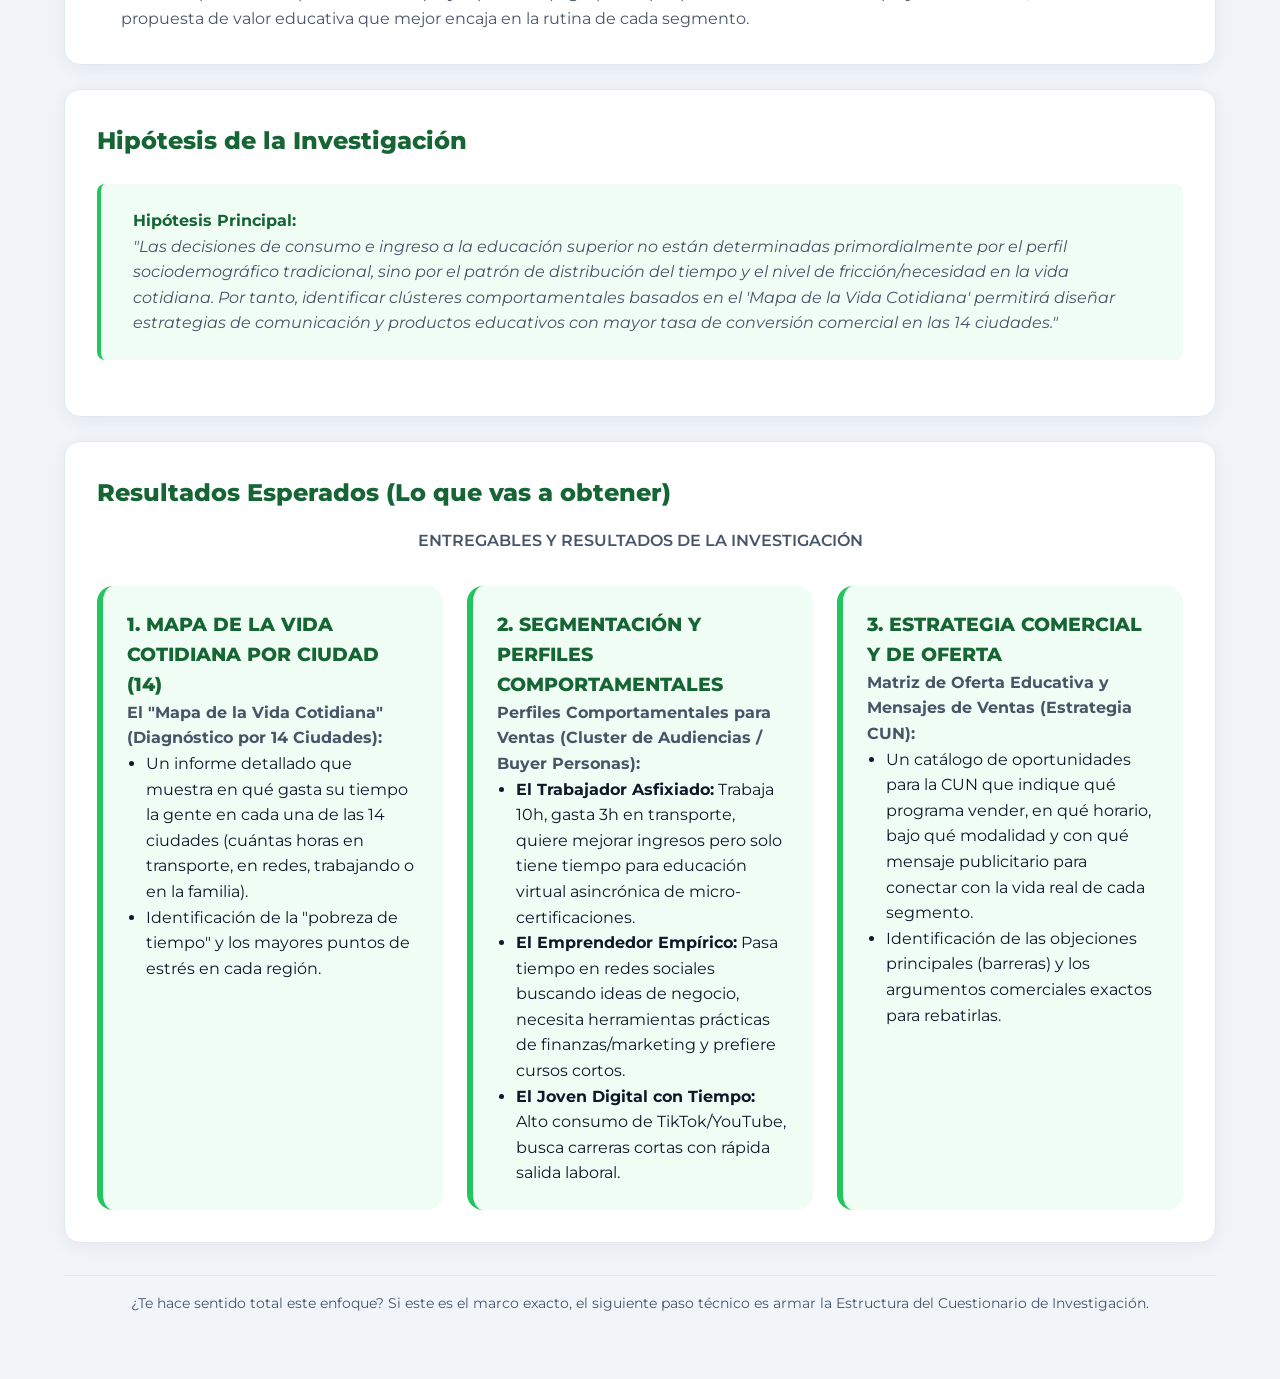
<file: pages/gustos_tendencias/justificacion.html>
<!DOCTYPE html>
<html lang="es">
<head>
    <meta charset="UTF-8">
    <meta name="viewport" content="width=device-width, initial-scale=1.0">
    <title>Justificación de la Investigación - CUN</title>
    <link rel="stylesheet" href="../../css/estilos.css">
</head>
<body>

    <!-- ===== CAMBIADO: main-content-iframe → main-content-full ===== -->
    <div class="main-content-full">
        
        <h1 class="main-title">Justificación de la Investigación</h1>

        <!-- PROBLEMA DE NEGOCIO -->
        <div class="card">
            <h2 class="section-subtitle">El Problema de Negocio</h2>
            <p>
                Las campañas de mercadeo educativo tradicionales cometen el error de segmentar a las personas únicamente por variables sociodemográficas básicas (edad, género, estrato o ciudad). Sin embargo, la decisión de estudiar en una institución como la CUN no depende solo de cuántos años tiene una persona o en qué barrio vive, sino de cómo encaja el estudio dentro de su vida cotidiana.
            </p>
            <p>
                Existe un desconocimiento sobre cómo las personas de las 14 ciudades priorizadas distribuyen sus 24 horas del día entre el trabajo, la familia, el transporte, el uso de redes sociales y el descanso. Esta falta de información impide entender la <strong>pobreza de tiempo</strong>, los dolores cotidianos, las barreras reales (falta de dinero, falta de tiempo, responsabilidades de cuidado) y los momentos exactos en los que un programa educativo puede ser una solución atractiva.
            </p>
        </div>

        <!-- JUSTIFICACIÓN -->
        <div class="card">
            <h2 class="section-subtitle">¿Por qué se justifica este estudio?</h2>
            
            <div class="highlight">
                <h3>Justificación Comercial y de Segmentación (CUN)</h3>
                <p>Permite pasar de una estrategia de ventas masiva y genérica a una segmentación por estilos de vida y comportamiento del tiempo. Conocer la rutina de la gente en las 14 ciudades permite diseñar ofertas educativas (carreras, diplomados, cursos cortos) con horarios, modalidades (virtual/presencial) y mensajes de comunicación que respondan a la realidad de cada ciudad.</p>
            </div>

            <div class="highlight">
                <h3>Justificación Metodológica</h3>
                <p>Aporta rigor técnico para convertir el <em>"Mapa de la Vida Cotidiana"</em> en un instrumento estandarizado de recolección de datos. En lugar de preguntar únicamente "¿qué carrera le interesa?", el estudio evalúa patrones de comportamiento, niveles de fricción/estrés en la rutina diaria y aspiraciones de cambio de vida.</p>
            </div>

            <div class="highlight">
                <h3>Justificación de Oportunidad de Mercado</h3>
                <p>Identifica las necesidades no resueltas de la población mientras realiza sus actividades diarias (ej. necesidad de mejorar ingresos, cambiar de empleo, emprender o flexibilidad), permitiendo a la CUN posicionar su oferta educativa no como un gasto de tiempo, sino como una solución a sus problemas cotidianos.</p>
            </div>
        </div>

        <!-- OBJETIVOS -->
        <div class="card">
            <h2 class="section-subtitle">Objetivos de la Investigación</h2>

            <h3>Objetivo General</h3>
            <p>Investigar los patrones de distribución del tiempo, hábitos cotidianos, necesidades y barreras de la población en las 14 ciudades priorizadas por la CUN, con el fin de construir un <strong>Mapa de la Vida Cotidiana</strong> que fundamente estrategias de segmentación comportamental, comunicación y diseño de oferta educativa pertinente.</p>

            <h3>Objetivos Específicos</h3>
            <ul style="margin-left: 1.5rem; color: var(--text-muted);">
                <li>Cuantificar y caracterizar la distribución del tiempo diario en las 14 ciudades objetivo, identificando la proporción de tiempo destinada al trabajo, estudio, transporte, hogar/cuidado, redes sociales, ocio y descanso.</li>
                <li>Identificar las principales necesidades y "dolores" cotidianos que experimentan las personas durante su jornada (ej. insatisfacción laboral, bajos ingresos, falta de tiempo personal, estrés por transporte).</li>
                <li>Mapear las barreras reales percibidas para acceder a la educación superior (económicas, de tiempo, movilidad, familiares o de percepción de dificultad).</li>
                <li>Analizar el consumo de entornos digitales y medios (redes sociales, plataformas de contenido) durante los momentos de ocio o transporte, para identificar canales y formatos óptimos de comunicación comercial.</li>
                <li>Construir perfiles comportamentales (buyer personas) agrupados por patrones de uso del tiempo y motivaciones, estableciendo la propuesta de valor educativa que mejor encaja en la rutina de cada segmento.</li>
            </ul>
        </div>

        <!-- HIPÓTESIS -->
        <div class="card">
            <h2 class="section-subtitle">Hipótesis de la Investigación</h2>
            <div class="highlight">
                <p><strong>Hipótesis Principal:</strong></p>
                <p style="font-style: italic;">
                    "Las decisiones de consumo e ingreso a la educación superior no están determinadas primordialmente por el perfil sociodemográfico tradicional, sino por el patrón de distribución del tiempo y el nivel de fricción/necesidad en la vida cotidiana. Por tanto, identificar clústeres comportamentales basados en el 'Mapa de la Vida Cotidiana' permitirá diseñar estrategias de comunicación y productos educativos con mayor tasa de conversión comercial en las 14 ciudades."
                </p>
            </div>
        </div>

        <!-- RESULTADOS ESPERADOS -->
        <div class="card">
            <h2 class="section-subtitle">Resultados Esperados (Lo que vas a obtener)</h2>
            <p style="font-weight: 600; text-align: center; margin-bottom: 2rem;">
                ENTREGABLES Y RESULTADOS DE LA INVESTIGACIÓN
            </p>

            <div style="display: flex; flex-wrap: wrap; gap: 1.5rem; justify-content: center;">

                <div style="flex: 1 1 280px; background: #f0fdf4; border-radius: var(--radius); padding: 1.5rem; border-left: 6px solid var(--cun-green);">
                    <h3 style="color: var(--cun-green-dark); font-weight: 800;">1. MAPA DE LA VIDA COTIDIANA POR CIUDAD (14)</h3>
                    <p><strong>El "Mapa de la Vida Cotidiana" (Diagnóstico por 14 Ciudades):</strong></p>
                    <ul style="padding-left: 1.2rem;">
                        <li>Un informe detallado que muestra en qué gasta su tiempo la gente en cada una de las 14 ciudades (cuántas horas en transporte, en redes, trabajando o en la familia).</li>
                        <li>Identificación de la "pobreza de tiempo" y los mayores puntos de estrés en cada región.</li>
                    </ul>
                </div>

                <div style="flex: 1 1 280px; background: #f0fdf4; border-radius: var(--radius); padding: 1.5rem; border-left: 6px solid var(--cun-green);">
                    <h3 style="color: var(--cun-green-dark); font-weight: 800;">2. SEGMENTACIÓN Y PERFILES COMPORTAMENTALES</h3>
                    <p><strong>Perfiles Comportamentales para Ventas (Cluster de Audiencias / Buyer Personas):</strong></p>
                    <ul style="padding-left: 1.2rem;">
                        <li><strong>El Trabajador Asfixiado:</strong> Trabaja 10h, gasta 3h en transporte, quiere mejorar ingresos pero solo tiene tiempo para educación virtual asincrónica de micro-certificaciones.</li>
                        <li><strong>El Emprendedor Empírico:</strong> Pasa tiempo en redes sociales buscando ideas de negocio, necesita herramientas prácticas de finanzas/marketing y prefiere cursos cortos.</li>
                        <li><strong>El Joven Digital con Tiempo:</strong> Alto consumo de TikTok/YouTube, busca carreras cortas con rápida salida laboral.</li>
                    </ul>
                </div>

                <div style="flex: 1 1 280px; background: #f0fdf4; border-radius: var(--radius); padding: 1.5rem; border-left: 6px solid var(--cun-green);">
                    <h3 style="color: var(--cun-green-dark); font-weight: 800;">3. ESTRATEGIA COMERCIAL Y DE OFERTA</h3>
                    <p><strong>Matriz de Oferta Educativa y Mensajes de Ventas (Estrategia CUN):</strong></p>
                    <ul style="padding-left: 1.2rem;">
                        <li>Un catálogo de oportunidades para la CUN que indique qué programa vender, en qué horario, bajo qué modalidad y con qué mensaje publicitario para conectar con la vida real de cada segmento.</li>
                        <li>Identificación de las objeciones principales (barreras) y los argumentos comerciales exactos para rebatirlas.</li>
                    </ul>
                </div>

            </div>
        </div>

        <div style="margin-top: 2rem; padding: 1rem 0; border-top: 1px solid #e2e8f0; color: var(--text-muted); font-size: 0.9rem; text-align: center;">
            <p>¿Te hace sentido total este enfoque? Si este es el marco exacto, el siguiente paso técnico es armar la Estructura del Cuestionario de Investigación.</p>
        </div>

    </div>

</body>
</html>
</file>
<file: css/estilos.css>
/* ============================================================
   IMPORTACIÓN DE FUENTE MONTSERRAT
   ============================================================ */
@import url('https://fonts.googleapis.com/css2?family=Montserrat:wght@400;500;600;700;800;900&display=swap');

/* ============================================================
   VARIABLES GLOBALES
   ============================================================ */
:root {
    /* Colores CUN */
    --cun-green: #22c55e;
    --cun-green-dark: #166534;
    --cun-green-darker: #0f4d28;
    --cun-green-light: #e4f6ef;
    --cun-green-soft: #008f68;
    --cun-green-accent: #009b71;

    /* Neutros */
    --cun-gray-dark: #1e293b;
    --cun-gray-darker: #0f172a;
    --white: #ffffff;
    --bg-main: #f1f5f9;
    --text-dark: #0f172a;
    --text-muted: #475569;
    --text-light: #94a3b8;

    /* Feedback */
    --color-warning: #d97706;
    --color-danger: #dc2626;
    --color-success: #059669;
    --color-info: #64748b;

    /* UI */
    --shadow-sm: 0 2px 8px rgba(0, 0, 0, 0.04);
    --shadow: 0 4px 20px rgba(0, 0, 0, 0.06);
    --shadow-md: 0 15px 45px rgba(20, 50, 40, 0.08);
    --shadow-lg: 0 25px 60px rgba(20, 50, 40, 0.13);
    --shadow-green: 0 4px 25px rgba(34, 197, 94, 0.2);
    --shadow-green-lg: 0 8px 40px rgba(34, 197, 94, 0.3);

    --radius-sm: 8px;
    --radius: 16px;
    --radius-lg: 25px;
    --radius-full: 999px;

    --transition: 0.3s ease;
    --transition-slow: 0.35s ease;
    --transition-smooth: 0.25s ease-out;

    /* Espaciados */
    --sidebar-width: 380px;
    --sidebar-gap: 40px;
    --content-margin: 420px;
}

/* ============================================================
   RESET Y BASE
   ============================================================ */
*,
*::before,
*::after {
    margin: 0;
    padding: 0;
    box-sizing: border-box;
}

html {
    scroll-behavior: smooth;
    -webkit-text-size-adjust: 100%;
}

body {
    font-family: 'Montserrat', system-ui, -apple-system, sans-serif;
    font-size: 16px;
    line-height: 1.6;
    background: var(--bg-main);
    color: var(--text-dark);
    min-height: 100vh;
    overflow-x: hidden;
    overflow-y: auto;
    -webkit-font-smoothing: antialiased;
    -moz-osx-font-smoothing: grayscale;
}

/* Imágenes responsivas por defecto */
img, svg, video {
    max-width: 100%;
    height: auto;
    display: block;
}

/* ============================================================
   ACCESIBILIDAD - REDUCIR MOVIMIENTO
   ============================================================ */
@media (prefers-reduced-motion: reduce) {
    *,
    *::before,
    *::after {
        animation-duration: 0.01ms !important;
        animation-iteration-count: 1 !important;
        transition-duration: 0.01ms !important;
        scroll-behavior: auto !important;
    }
}

/* ============================================================
   SIDEBAR
   ============================================================ */
.sidebar {
    width: var(--sidebar-width);
    height: 100vh;
    padding: 2.5rem 1.5rem;
    position: fixed;
    inset: 0 auto 0 0;
    z-index: 100;
    overflow-y: auto;
    display: flex;
    flex-direction: column;
    background: linear-gradient(180deg, #0f172a, #1e293b);
    border-right: 1px solid rgba(34, 197, 94, 0.08);
    scrollbar-width: thin;
    scrollbar-color: var(--cun-green) transparent;
}

.sidebar::-webkit-scrollbar {
    width: 4px;
}

.sidebar::-webkit-scrollbar-track {
    background: transparent;
}

.sidebar::-webkit-scrollbar-thumb {
    background: var(--cun-green);
    border-radius: 10px;
}

/* ============================================================
   SIDEBAR IFRAME
   ============================================================ */
.sidebar-iframe {
    width: var(--sidebar-width);
    height: 100vh;
    border: none;
    position: fixed;
    inset: 0 auto 0 0;
    z-index: 1000;
}

/* ============================================================
   BRAND
   ============================================================ */
.brand {
    text-align: center;
    margin-bottom: 2.5rem;
    padding-bottom: 1.5rem;
    border-bottom: 1px solid rgba(255, 255, 255, 0.05);
}

.brand .cun {
    font-size: 2.5rem;
    font-weight: 900;
    color: var(--white);
    display: block;
    line-height: 1.1;
}

.brand .sub {
    display: block;
    font-size: 0.8rem;
    color: var(--text-light);
    font-weight: 400;
    margin-top: 0.3rem;
    letter-spacing: 2px;
}

.brand i {
    font-size: 2rem;
    display: block;
    margin-bottom: 0.5rem;
}

/* ============================================================
   NAVEGACIÓN
   ============================================================ */
.nav-label {
    font-size: 0.7rem;
    color: #64748b;
    margin: 1.5rem 0 0.8rem 0.5rem;
    letter-spacing: 3px;
    font-weight: 700;
    text-transform: uppercase;
    opacity: 0.6;
}

.nav-btn {
    width: 100%;
    padding: 16px 20px;
    background: rgba(255, 255, 255, 0.02);
    border: none;
    border-radius: var(--radius-sm);
    color: #cbd5e1;
    text-align: left;
    font-weight: 600;
    cursor: pointer;
    transition: var(--transition);
    font-size: 1.05rem;
    text-decoration: none;
    display: flex;
    align-items: center;
    gap: 0.8rem;
    font-family: 'Montserrat', sans-serif;
    margin-bottom: 4px;
    position: relative;
    overflow: hidden;
}

.nav-btn i {
    font-size: 1.3rem;
    width: 32px;
    text-align: center;
    flex-shrink: 0;
}

.nav-btn:hover {
    background: rgba(34, 197, 94, 0.08);
    color: var(--white);
    transform: translateX(4px);
}

.nav-btn:focus-visible {
    outline: 2px solid var(--cun-green);
    outline-offset: 2px;
}

.nav-btn.active {
    background: rgba(34, 197, 94, 0.12);
    color: var(--white);
    border: 1px solid rgba(34, 197, 94, 0.08);
}

.nav-btn.active::before {
    content: '';
    position: absolute;
    left: 0;
    top: 50%;
    transform: translateY(-50%);
    width: 4px;
    height: 28px;
    background: var(--cun-green);
    border-radius: 0 4px 4px 0;
    box-shadow: 0 0 25px rgba(34, 197, 94, 0.2);
}

/* ============================================================
   MAIN CONTENT - CON SIDEBAR
   ============================================================ */
.main-content,
.main-content-iframe {
    margin-left: var(--content-margin);
    flex: 1;
    padding: 3rem 4rem;
    min-height: 100vh;
    height: auto;
    overflow: visible;
}

/* ============================================================
   MAIN CONTENT - SIN SIDEBAR
   ============================================================ */
.main-content-full {
    margin-left: 0;
    padding: 3rem 4rem;
    width: 100%;
    max-width: 100%;
    min-height: 100vh;
    height: auto;
    overflow: visible;
}

/* ============================================================
   TÍTULOS
   ============================================================ */
.main-title {
    font-size: clamp(1.8rem, 3.5vw, 3rem);
    font-weight: 900;
    margin-bottom: 2.5rem;
    border-left: 12px solid var(--cun-green);
    padding-left: 30px;
    color: var(--text-dark);
    line-height: 1.15;
}

.section-subtitle {
    color: var(--cun-green-dark);
    font-weight: 800;
    font-size: 1.5rem;
    margin-bottom: 1rem;
}

/* ============================================================
   TARJETAS Y CONTENEDORES
   ============================================================ */
.card {
    background: var(--white);
    border-radius: var(--radius);
    padding: 2rem;
    box-shadow: var(--shadow);
    border: 1px solid #e2e8f0;
    margin-bottom: 1.5rem;
    transition: box-shadow var(--transition), transform var(--transition);
}

.card:hover {
    box-shadow: var(--shadow-md);
    transform: translateY(-2px);
}

.card h4 {
    font-weight: 700;
    font-size: 1.2rem;
    margin-bottom: 0.5rem;
    color: var(--text-dark);
}

.card p {
    font-size: 1rem;
    color: var(--text-muted);
}

.highlight {
    background: #f0fdf4;
    padding: 1.5rem 2rem;
    border-radius: var(--radius-sm);
    border-left: 4px solid var(--cun-green);
    margin: 1.5rem 0;
}

.highlight strong {
    color: var(--cun-green-dark);
}

.highlight ul {
    padding-left: 1.5rem;
    color: var(--text-muted);
}

.highlight ul li {
    margin-bottom: 0.3rem;
}

/* ============================================================
   BADGES - UNIFICADOS
   ============================================================ */
.badge,
.badge-neutral,
.badge-pos,
.badge-warn,
.badge-critico,
.badge-pilar {
    display: inline-block;
    color: var(--white);
    font-size: 0.8rem;
    font-weight: 700;
    padding: 0.2rem 0.8rem;
    border-radius: var(--radius-full);
    margin-right: 0.3rem;
    line-height: 1.4;
    vertical-align: middle;
}

.badge { background: var(--cun-green); }
.badge-neutral { background: var(--color-info); }
.badge-pos { background: var(--color-success); }
.badge-warn { background: var(--color-warning); }
.badge-critico { background: var(--color-danger); }

.badge-pilar {
    background: var(--cun-green);
    padding: 0.15rem 0.6rem;
    border-radius: 12px;
    font-size: 0.7rem;
}

/* ============================================================
   BOTONES - UNIFICADOS CON VARIANTES
   ============================================================ */
.btn {
    display: inline-flex;
    align-items: center;
    justify-content: center;
    gap: 0.5rem;
    padding: 14px 36px;
    border-radius: var(--radius-sm);
    font-weight: 700;
    font-size: 1.05rem;
    cursor: pointer;
    transition: background var(--transition), transform var(--transition), box-shadow var(--transition);
    font-family: 'Montserrat', sans-serif;
    text-decoration: none;
    border: none;
    line-height: 1.2;
    user-select: none;
    -webkit-tap-highlight-color: transparent;
}

.btn:focus-visible {
    outline: 2px solid var(--cun-green);
    outline-offset: 3px;
}

.btn-primary {
    background: var(--cun-green);
    color: var(--white);
}

.btn-primary:hover {
    background: var(--cun-green-dark);
    transform: translateY(-2px);
}

/* ============================================================
   TABLAS
   ============================================================ */
.table-wrapper {
    overflow-x: auto;
    margin: 1rem 0;
    -webkit-overflow-scrolling: touch;
}

.table-custom {
    width: 100%;
    border-collapse: collapse;
    font-size: 0.95rem;
    background: var(--white);
    border-radius: var(--radius-sm);
    overflow: hidden;
}

.table-custom th {
    background: var(--cun-gray-dark);
    color: var(--white);
    padding: 12px 16px;
    text-align: left;
    font-weight: 700;
}

.table-custom td {
    padding: 12px 16px;
    border-bottom: 1px solid #e2e8f0;
}

.table-custom tr:hover {
    background: #f8fafc;
}

/* ============================================================
   REFERENCIAS
   ============================================================ */
.referencia {
    font-size: 0.9rem;
    line-height: 1.8;
    margin-bottom: 0.5rem;
}

.referencia em {
    font-style: italic;
}

/* ============================================================
   SECCIÓN TAMAÑO DE MUESTRA
   ============================================================ */
.sample-size-section {
    position: relative;
    overflow: visible;
    padding: 100px 30px;
    background: #f6f8f7;
    color: #18221e;
    isolation: isolate; /* ✅ Mejor control de stacking */
}

.sample-container {
    position: relative;
    z-index: 2;
    max-width: 1200px;
    margin: auto;
}

/* ============================================================
   ELEMENTOS FLOTANTES
   ============================================================ */
.sample-floating-orb {
    position: absolute;
    border-radius: 50%;
    pointer-events: none;
    filter: blur(2px);
    opacity: 0.18;
    transition: transform var(--transition-smooth);
    z-index: 1;
    will-change: transform;
}

.orb-1 {
    width: 260px;
    height: 260px;
    background: #00a878;
    top: 100px;
    left: -100px;
}

.orb-2 {
    width: 200px;
    height: 200px;
    background: #7adbbd;
    bottom: 100px;
    right: -80px;
}

/* ============================================================
   HEADER
   ============================================================ */
.sample-header {
    text-align: center;
    margin-bottom: 60px;
}

.sample-label {
    display: inline-block;
    margin-bottom: 15px;
    font-size: 12px;
    font-weight: 800;
    letter-spacing: 2px;
    color: var(--cun-green-soft);
}

.sample-header h2 {
    margin: 0;
    font-size: clamp(32px, 5vw, 58px);
    line-height: 1.05;
    font-weight: 800;
}

.sample-header h2 span {
    color: var(--cun-green-accent);
}

.sample-header p {
    max-width: 700px;
    margin: 20px auto 0;
    font-size: 17px;
    line-height: 1.7;
    color: #65716c;
}

/* ============================================================
   CARDS
   ============================================================ */
.sample-card {
    position: relative;
    display: grid;
    grid-template-columns: 80px 1fr;
    gap: 25px;
    padding: 45px;
    margin-bottom: 30px;
    background: rgba(255, 255, 255, 0.88);
    backdrop-filter: blur(8px); /* ✅ Efecto vidrio */
    -webkit-backdrop-filter: blur(8px);
    border: 1px solid rgba(0, 0, 0, 0.06);
    border-radius: var(--radius-lg);
    box-shadow: var(--shadow-md);
    transition: transform var(--transition-slow), box-shadow var(--transition-slow);
    will-change: transform;
}

.sample-card:hover {
    transform: translateY(-7px);
    box-shadow: var(--shadow-lg);
}

.sample-number {
    display: flex;
    align-items: center;
    justify-content: center;
    width: 55px;
    height: 55px;
    border-radius: var(--radius);
    background: var(--cun-green-light);
    color: var(--cun-green-soft);
    font-weight: 800;
    font-size: 15px;
}

.sample-card h3 {
    margin-top: 0;
    margin-bottom: 25px;
    font-size: 27px;
}

.sample-card h4 {
    margin-top: 30px;
    margin-bottom: 18px;
}

.sample-card p {
    color: #59655f;
    line-height: 1.75;
}

/* ============================================================
   FÓRMULAS
   ============================================================ */
.formula-box {
    display: flex;
    justify-content: center;
    align-items: center;
    padding: 40px;
    margin: 25px 0;
    background: #f0f8f5;
    border-radius: var(--radius);
    overflow-x: auto;
    -webkit-overflow-scrolling: touch;
}

.formula {
    display: flex;
    align-items: center;
    gap: 12px;
    font-family: 'Georgia', serif;
    font-size: 30px;
    white-space: nowrap;
}

.fraction {
    display: inline-flex;
    flex-direction: column;
    text-align: center;
    vertical-align: middle;
}

.numerator {
    padding: 0 15px 7px;
    border-bottom: 2px solid currentColor;
}

.denominator {
    padding: 7px 15px 0;
}

/* ============================================================
   VARIABLES
   ============================================================ */
.variables-grid {
    display: grid;
    grid-template-columns: repeat(auto-fit, minmax(200px, 1fr)); /* ✅ Más flexible */
    gap: 15px;
}

.variable {
    padding: 20px;
    background: #fafcfb;
    border: 1px solid #e6ebe8;
    border-radius: var(--radius);
    transition: transform var(--transition-smooth);
}

.variable:hover {
    transform: translateY(-4px);
}

.variable strong {
    font-size: 23px;
    color: var(--cun-green-soft);
}

.variable p {
    margin-bottom: 0;
    font-size: 14px;
}

/* ============================================================
   POBLACIÓN
   ============================================================ */
.population-highlight {
    display: flex;
    align-items: baseline;
    gap: 12px;
    padding: 25px;
    margin: 25px 0;
    border-radius: 18px;
    background: var(--cun-green-soft);
    color: var(--white);
    flex-wrap: wrap;
}

.population-highlight span {
    font-size: 18px;
}

.population-highlight strong {
    font-size: clamp(32px, 4vw, 42px); /* ✅ Responsive */
}

.population-highlight small {
    opacity: 0.8;
}

/* ============================================================
   PARÁMETROS
   ============================================================ */
.parameters {
    display: flex;
    flex-wrap: wrap;
    gap: 10px;
    margin: 25px 0;
}

.parameters span {
    padding: 10px 15px;
    border-radius: var(--radius-full);
    background: #eef5f2;
    color: #43514b;
    font-size: 14px;
    transition: background var(--transition);
}

.parameters span:hover {
    background: var(--cun-green-light);
}

/* ============================================================
   CÁLCULO
   ============================================================ */
.calculation-box {
    padding: 30px;
    background: #17211d;
    color: var(--white);
    border-radius: var(--radius);
    overflow-x: auto;
    -webkit-overflow-scrolling: touch;
}

.calculation-step {
    margin: 20px 0;
    font-family: 'Georgia', serif;
    font-size: 20px;
    text-align: center;
}

/* ============================================================
   RESULTADO
   ============================================================ */
.result-box {
    display: flex;
    flex-direction: column;
    align-items: center;
    justify-content: center;
    margin-top: 30px;
    padding: 35px;
    background: #e3f7ef;
    border-radius: var(--radius);
    text-align: center;
}

.result-label {
    font-size: 12px;
    font-weight: 800;
    letter-spacing: 2px;
    color: var(--cun-green-soft);
}

.result-number {
    margin-top: 5px;
    font-size: clamp(48px, 8vw, 65px); /* ✅ Responsive */
    font-weight: 900;
    color: var(--cun-green-soft);
    line-height: 1;
}

.result-unit {
    font-size: 15px;
    color: #5b6862;
}

/* ============================================================
   METODOLOGÍA
   ============================================================ */
.methodology-grid {
    display: flex;
    flex-direction: column;
    gap: 20px;
}

.methodology-item {
    display: grid;
    grid-template-columns: 55px 1fr;
    gap: 20px;
    padding: 25px;
    border-radius: 18px;
    background: #fafcfb;
    border: 1px solid #e7ece9;
    transition: transform var(--transition);
}

.methodology-item:hover {
    transform: translateX(8px);
}

.methodology-icon {
    display: flex;
    align-items: center;
    justify-content: center;
    width: 45px;
    height: 45px;
    border-radius: 13px;
    background: #dff4eb;
    color: var(--cun-green-soft);
    font-weight: 800;
}

.methodology-item h4 {
    margin: 0 0 8px;
    font-size: 18px;
}

.methodology-item p {
    margin: 5px 0;
}

/* ============================================================
   CONCLUSIÓN
   ============================================================ */
.sample-conclusion {
    padding: 40px;
    margin-top: 45px;
    text-align: center;
    border-radius: var(--radius-lg);
    background: linear-gradient(135deg, var(--cun-green-soft), #006d51);
    color: var(--white);
    box-shadow: 0 20px 50px rgba(0, 120, 85, 0.2);
}

.sample-conclusion > span {
    font-size: 12px;
    font-weight: 800;
    letter-spacing: 2px;
    opacity: 0.75;
}

.sample-conclusion p {
    max-width: 800px;
    margin: 15px auto 0;
    line-height: 1.7;
    font-size: 18px;
}

/* ============================================================
   ANIMACIONES
   ============================================================ */
@keyframes fadeInUp {
    from { opacity: 0; transform: translateY(40px); }
    to { opacity: 1; transform: translateY(0); }
}

@keyframes float {
    0%, 100% { transform: translateY(0); }
    50% { transform: translateY(-20px); }
}

@keyframes pulse {
    0%, 100% { transform: scale(1); opacity: 0.6; }
    50% { transform: scale(1.05); opacity: 1; }
}

@keyframes gradientMove {
    0%, 100% { background-position: 0% 50%; }
    50% { background-position: 100% 50%; }
}

.animate-fadeUp { animation: fadeInUp 1s ease forwards; }
.animate-float { animation: float 3s ease-in-out infinite; }
.animate-pulse { animation: pulse 2s ease-in-out infinite; }

.delay-1 { animation-delay: 0.2s; opacity: 0; }
.delay-2 { animation-delay: 0.4s; opacity: 0; }
.delay-3 { animation-delay: 0.6s; opacity: 0; }
.delay-4 { animation-delay: 0.8s; opacity: 0; }

/* ============================================================
   PORTADA - HERO (SCOPED a .hero para evitar conflictos)
   ============================================================ */
.hero {
    display: flex;
    align-items: center;
    justify-content: space-between;
    gap: 3rem;
    padding: 3rem 0 2rem;
    min-height: 80vh;
}

.hero-text { flex: 1; }

.hero-text .badge {
    display: inline-block;
    background: rgba(34, 197, 94, 0.12);
    color: var(--cun-green);
    padding: 0.3rem 1.2rem;
    border-radius: var(--radius-full);
    font-size: 0.8rem;
    font-weight: 600;
    border: 1px solid rgba(34, 197, 94, 0.08);
    margin-bottom: 1.5rem;
    letter-spacing: 1px;
}

.hero-text h1 {
    font-size: clamp(2rem, 5vw, 4rem); /* ✅ Responsive directo */
    font-weight: 900;
    line-height: 1.1;
    margin-bottom: 1.2rem;
}

.hero-text h1 .highlight {
    background: linear-gradient(135deg, var(--cun-green), var(--cun-green-dark));
    -webkit-background-clip: text;
    background-clip: text;
    -webkit-text-fill-color: transparent;
    color: transparent;
    background-size: 200% 200%;
    animation: gradientMove 4s ease infinite;
}

.hero-text p {
    font-size: clamp(1rem, 1.5vw, 1.2rem);
    color: var(--text-light);
    line-height: 1.8;
    max-width: 550px;
    margin-bottom: 2rem;
}

.hero-buttons {
    display: flex;
    gap: 1rem;
    flex-wrap: wrap;
}

/* Botones específicos de portada (sobre fondo oscuro) */
.hero .btn-primary {
    background: linear-gradient(135deg, var(--cun-green), var(--cun-green-dark));
    color: var(--white);
    box-shadow: var(--shadow-green);
    border-radius: var(--radius-full);
}

.hero .btn-primary:hover {
    transform: translateY(-4px);
    box-shadow: var(--shadow-green-lg);
}

.hero .btn-secondary {
    background: rgba(255, 255, 255, 0.04);
    color: var(--white);
    border: 1px solid rgba(255, 255, 255, 0.08);
    border-radius: var(--radius-full);
}

.hero .btn-secondary:hover {
    background: rgba(255, 255, 255, 0.08);
    transform: translateY(-4px);
}

/* ============================================================
   FIGURAS DEL HERO
   ============================================================ */
.hero-visual {
    flex: 1;
    display: flex;
    justify-content: center;
    align-items: center;
    position: relative;
    min-height: 400px;
}

.hero-shapes {
    position: relative;
    width: min(350px, 80vw); /* ✅ Responsive */
    aspect-ratio: 1 / 1;    /* ✅ Mantiene proporción */
}

.hero-shapes .box,
.hero-shapes .circle,
.hero-shapes .leaf,
.hero-shapes .moon {
    position: absolute;
    background: linear-gradient(135deg, var(--cun-green), var(--cun-green-dark));
    box-shadow: 0 20px 60px rgba(34, 197, 94, 0.15);
}

.hero-shapes .box {
    --size: 120px;
    width: var(--size);
    height: var(--size);
    border-radius: var(--radius);
    top: 20px;
    left: 40px;
    transform: rotate(12deg);
    animation: float 4s ease-in-out infinite;
}

.hero-shapes .circle {
    --size: 100px;
    width: var(--size);
    height: var(--size);
    border-radius: 50%;
    bottom: 40px;
    right: 20px;
    animation: float 3.5s ease-in-out infinite reverse;
}

.hero-shapes .triangle {
    width: 80px;
    height: 70px;
    background: linear-gradient(135deg, var(--cun-green), var(--cun-green-dark));
    clip-path: polygon(50% 0, 100% 100%, 0 100%);
    position: absolute;
    top: 10px;
    right: 30px;
    opacity: 0.6;
    animation: float 3s ease-in-out infinite 0.5s;
}

.hero-shapes .leaf {
    --size: 60px;
    width: var(--size);
    height: var(--size);
    background: linear-gradient(135deg, limegreen, darkgreen);
    border-radius: 50% 0 50% 0;
    bottom: 80px;
    left: 10px;
    opacity: 0.4;
    animation: float 3.5s ease-in-out infinite 0.8s;
}

.hero-shapes .heart {
    --size: 40px;
    width: var(--size);
    height: var(--size);
    background: #ef4444;
    transform: rotate(45deg);
    position: absolute;
    bottom: 0;
    right: 80px;
    opacity: 0.2;
    animation: pulse 2.5s ease-in-out infinite;
}

.hero-shapes .heart::before,
.hero-shapes .heart::after {
    content: "";
    background: #ef4444;
    width: var(--size);
    height: var(--size);
    border-radius: 50%;
    position: absolute;
    display: block;
}

.hero-shapes .heart::before { top: -50%; left: 0; }
.hero-shapes .heart::after  { top: 0; left: -50%; }

.hero-shapes .moon {
    --size: 50px;
    width: var(--size);
    height: var(--size);
    background: #fbbf24;
    border-radius: 50%;
    -webkit-mask-image: radial-gradient(circle calc(var(--size) * 0.45) at 70% 50%, transparent 100%, black calc(100% + 1%));
    mask-image: radial-gradient(circle calc(var(--size) * 0.45) at 70% 50%, transparent 100%, black calc(100% + 1%));
    top: 100px;
    right: 0;
    opacity: 0.3;
    animation: float 4s ease-in-out infinite 1s;
}

/* ============================================================
   ESTADÍSTICAS
   ============================================================ */
.stats {
    display: grid;
    grid-template-columns: repeat(auto-fit, minmax(140px, 1fr)); /* ✅ Responsive */
    gap: 2rem;
    padding: 2rem 0;
    border-top: 1px solid rgba(255, 255, 255, 0.04);
    border-bottom: 1px solid rgba(255, 255, 255, 0.04);
    margin-top: 1rem;
}

.stat-item { text-align: center; }

.stat-item .number {
    font-size: clamp(1.8rem, 3vw, 2.5rem);
    font-weight: 900;
    color: var(--cun-green);
    line-height: 1.1;
}

.stat-item .label {
    font-size: 0.85rem;
    color: var(--text-light);
    margin-top: 0.2rem;
}

/* ============================================================
   RESPONSIVE - SIDEBAR / MAIN
   ============================================================ */
@media (max-width: 1200px) {
    :root {
        --sidebar-width: 320px;
        --content-margin: 360px;
    }
    .main-content,
    .main-content-iframe {
        padding: 2rem;
    }
}

@media (max-width: 900px) {
    :root {
        --sidebar-width: 280px;
        --content-margin: 300px;
    }
    .main-content,
    .main-content-iframe {
        padding: 1.5rem;
    }
}

/* ============================================================
   RESPONSIVE - SECCIÓN MUESTRA
   ============================================================ */
@media (max-width: 800px) {
    .sample-size-section { padding: 60px 18px; }
    .sample-card {
        grid-template-columns: 1fr;
        padding: 25px;
    }
    .variables-grid { grid-template-columns: 1fr; }
    .formula { font-size: 20px; }
    .calculation-step { font-size: 16px; }
}

/* ============================================================
   RESPONSIVE - MÓVIL (SIDEBAR COLAPSA)
   ============================================================ */
@media (max-width: 768px) {
    .sidebar {
        width: 100%;
        height: auto;
        position: relative;
        padding: 1rem;
        min-height: auto;
    }

    .sidebar-iframe {
        width: 100%;
        height: auto;
        position: relative;
        min-height: 60px;
    }

    .main-content,
    .main-content-iframe,
    .main-content-full {
        margin-left: 0;
        padding: 1.2rem;
        height: auto;
    }

    .main-title {
        padding-left: 20px;
        border-left-width: 8px;
    }

    .card { padding: 1.2rem; }
    .highlight { padding: 1rem; }

    .table-custom { font-size: 0.8rem; }
    .table-custom th,
    .table-custom td { padding: 8px 10px; }

    /* HERO */
    .hero {
        flex-direction: column;
        text-align: center;
        padding: 2rem 0;
    }
    .hero-text p { margin: 0 auto 2rem; }
    .hero-buttons { justify-content: center; }
    .hero-shapes { width: min(280px, 70vw); }
}

/* ============================================================
   RESPONSIVE - MÓVIL PEQUEÑO
   ============================================================ */
@media (max-width: 480px) {
    .btn {
        padding: 0.7rem 1.5rem;
        font-size: 0.9rem;
    }
    .hero-shapes { width: min(220px, 65vw); }
    .stats { gap: 1rem; }
}

/* ============================================================
   UTILIDADES
   ============================================================ */
.sr-only {
    position: absolute;
    width: 1px;
    height: 1px;
    padding: 0;
    margin: -1px;
    overflow: hidden;
    clip: rect(0, 0, 0, 0);
    white-space: nowrap;
    border: 0;
}
</file>
